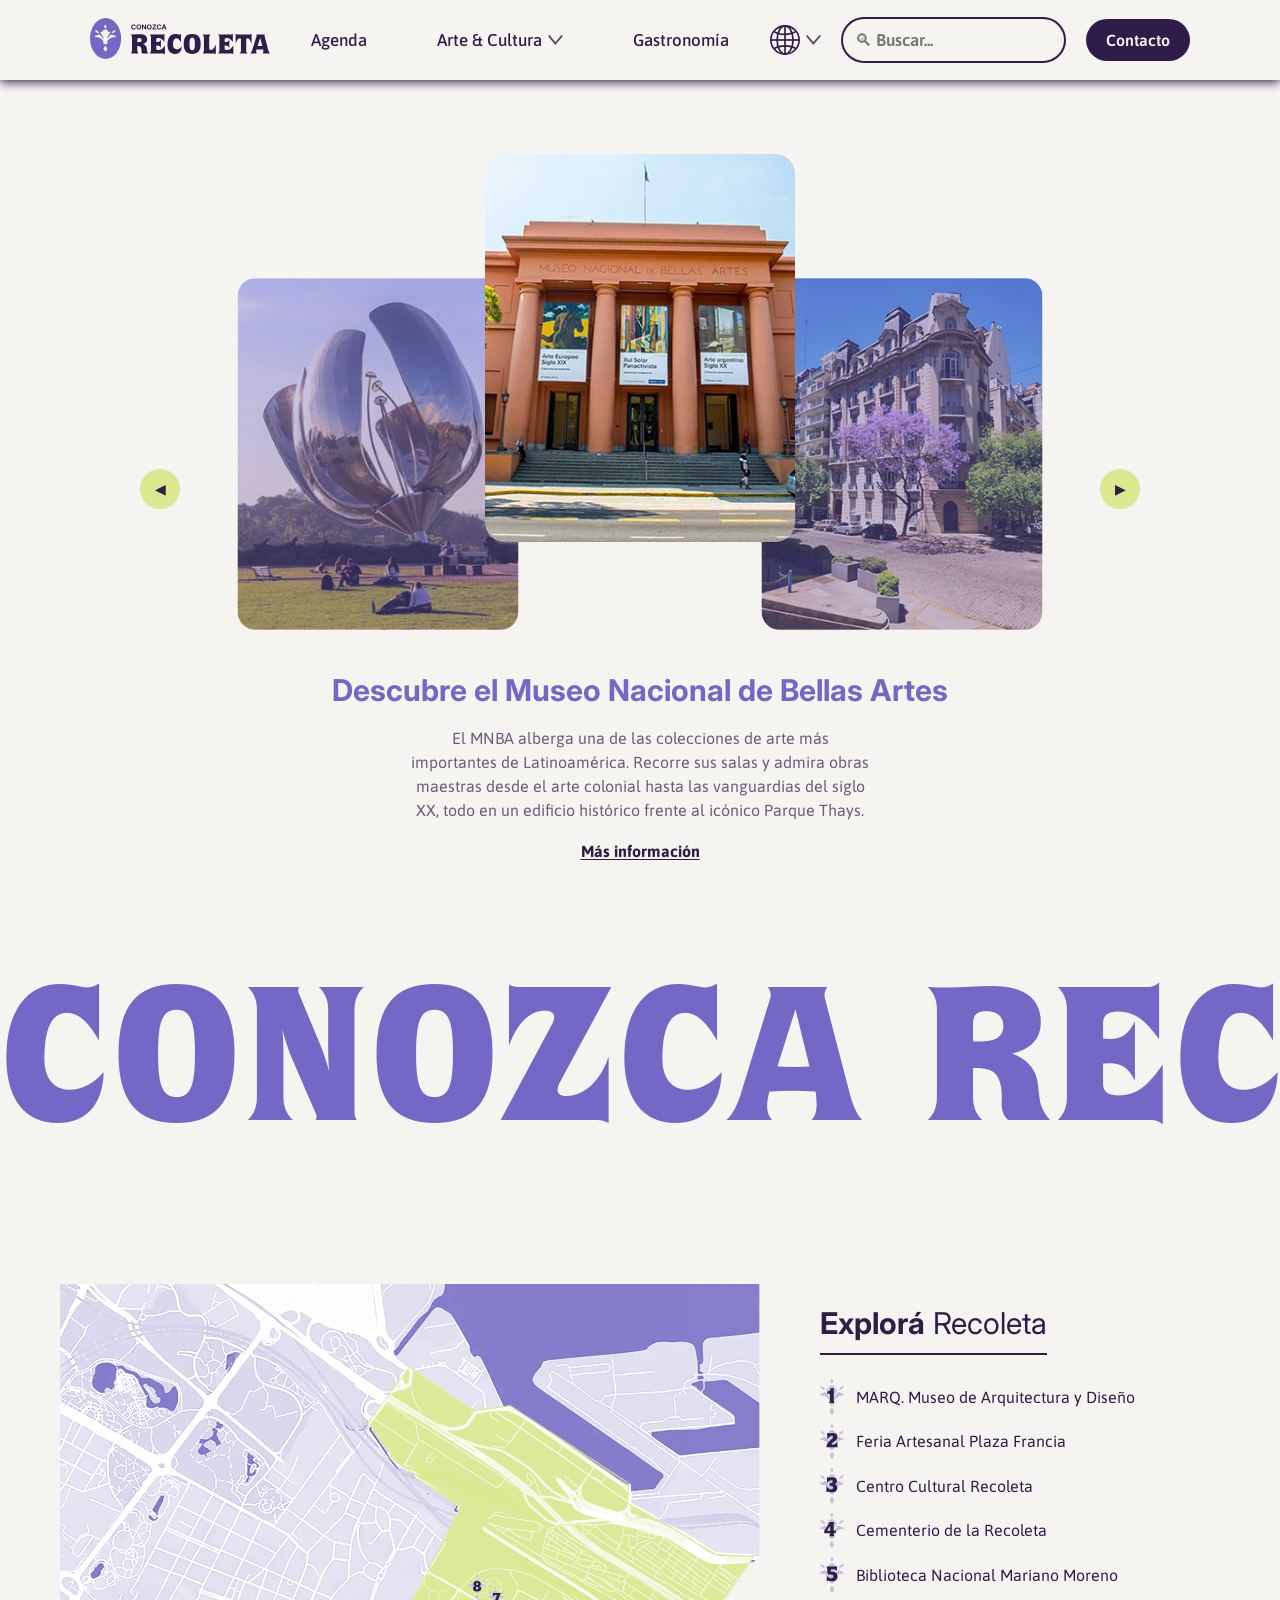
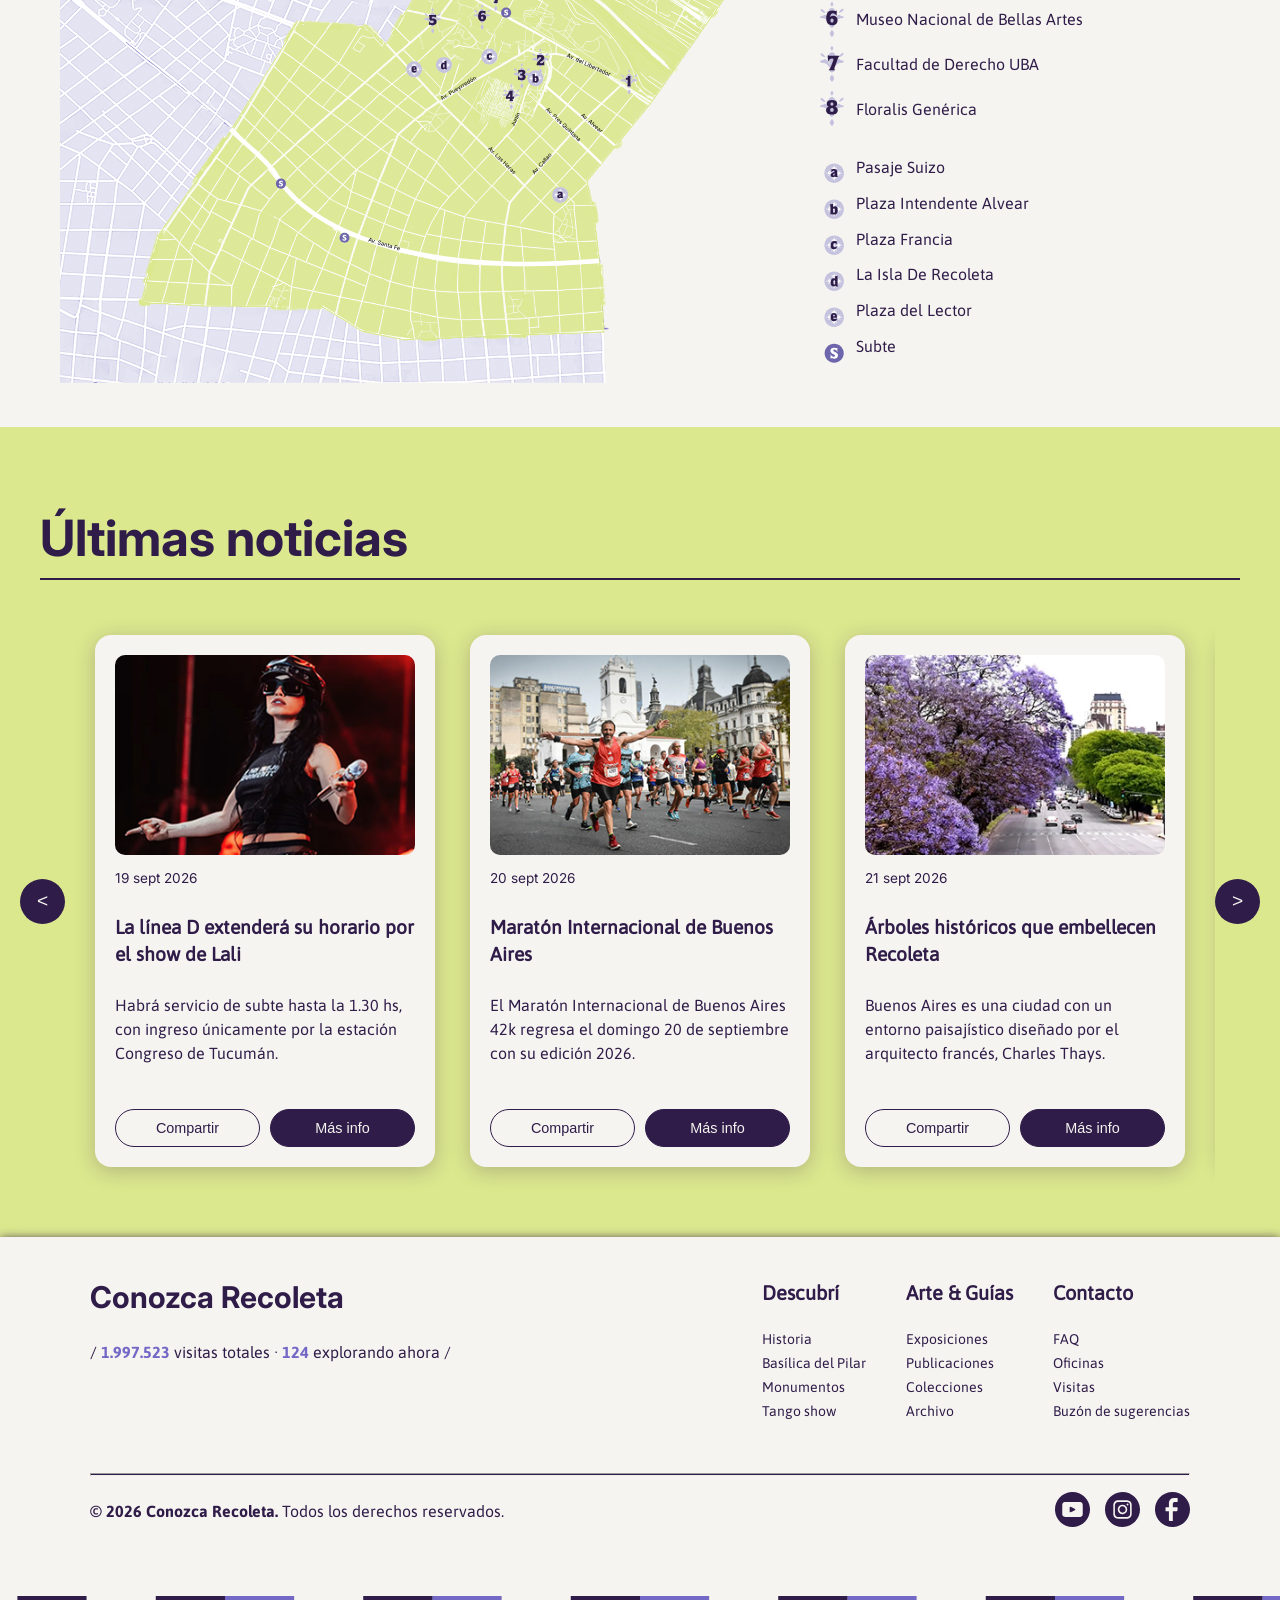
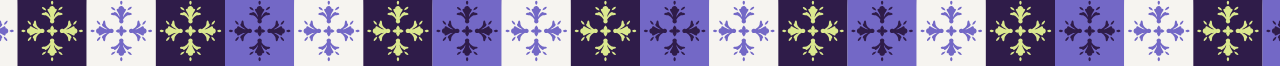
<file: index.html>
<!DOCTYPE html>
<html>

<head>
    <meta charset="UTF-8">
    <title>Conozca Recoleta</title>
    <meta name="viewport" content="width=device-width, initial-scale=1.0" />
    <link rel="stylesheet" href="styles-conozca-recoleta.css">
    <link rel="icon" type="ico" href="img/favicon-recoleta-lila.ico">
</head>


<body>
    <header>
        <nav class="header-container">
            <div class="header-logo">
                <a href="index.html"><img src="img/vectores/header_logotipo.svg" alt="header-logotipo"
                        width="180px"></a>
            </div>

            <div class="header-navegacion">
                <a href="agenda.html" class="header-items">Agenda</a>


                <div class="header-dropdown">
                    <a href="#" class="header-dropdown-boton">
                        Arte &amp; Cultura
                        <img src="img/vectores/icono-flecha.svg" alt="" width="15px" class="header-dropdown-flecha">
                    </a>

                    <div class="dropdown-menu">
                        <!-- Columna 1 -->
                        <div class="dropdown-columna">
                            <h4 class="dropdown-titulo">Museos y Espacios</h4>
                            <ul class="dropdown-lista">
                                <li>
                                    <a href="ccr.html" class="dropdown-link">
                                        <img src="img/vectores/icono-dropdown.svg" alt="" class="dropdown-icono">
                                        Centro Cultural Recoleta
                                    </a>
                                </li>
                                <li><span class="dropdown-link"><img src="img/vectores/icono-dropdown.svg" alt=""
                                            class="dropdown-icono">Museo Nacional de Bellas Artes</span></li>
                                <li><span class="dropdown-link"><img src="img/vectores/icono-dropdown.svg" alt=""
                                            class="dropdown-icono">Palais de Glace</span></li>
                                <li><span class="dropdown-link"><img src="img/vectores/icono-dropdown.svg" alt=""
                                            class="dropdown-icono">Centro Cultural de la Ciencia</span></li>
                            </ul>
                        </div>

                        <!-- Columna 2 -->
                        <div class="dropdown-columna">
                            <h4 class="dropdown-titulo">Patrimonio</h4>
                            <ul class="dropdown-lista">
                                <li>
                                    <a href="cementerio.html" class="dropdown-link">
                                        <img src="img/vectores/icono-dropdown.svg" alt="" class="dropdown-icono">
                                        Cementerio de la Recoleta
                                    </a>
                                </li>
                                <li><span class="dropdown-link"><img src="img/vectores/icono-dropdown.svg" alt=""
                                            class="dropdown-icono">Floralis Genérica</span></li>
                                <li><span class="dropdown-link"><img src="img/vectores/icono-dropdown.svg" alt=""
                                            class="dropdown-icono">Basílica Nuestra Señora del Pilar</span></li>
                                <li><span class="dropdown-link"><img src="img/vectores/icono-dropdown.svg" alt=""
                                            class="dropdown-icono">Plaza Francia</span></li>
                            </ul>
                        </div>

                        <!-- Columna 3 -->
                        <div class="dropdown-columna">
                            <h4 class="dropdown-titulo">Circuitos</h4>
                            <ul class="dropdown-lista">
                                <li><span class="dropdown-link"><img src="img/vectores/icono-dropdown.svg" alt=""
                                            class="dropdown-icono">Murales e Iconografía Urbana</span></li>
                                <li><span class="dropdown-link"><img src="img/vectores/icono-dropdown.svg" alt=""
                                            class="dropdown-icono">Paseo de las Esculturas</span></li>
                                <li><span class="dropdown-link"><img src="img/vectores/icono-dropdown.svg" alt=""
                                            class="dropdown-icono">Circuitos de Arte Callejero</span></li>
                                <li><span class="dropdown-link"><img src="img/vectores/icono-dropdown.svg" alt=""
                                            class="dropdown-icono">Guías de Recorridos</span></li>
                            </ul>
                        </div>
                    </div>
                </div>

                <a href="gastronomia.html" class="header-items">Gastronomía</a>
            </div>

            <div class="header-columna-derecha">
                <div class="header-dropdown">
                    <a href="#" class="header-dropdown-boton">
                        <img src="img/vectores/icono-idiomas.svg" alt="Idiomas" width="30px">
                        <img src="img/vectores/icono-flecha.svg" alt="" width="15px" class="header-dropdown-flecha">
                    </a>

                    <div class="dropdown-menu dropdown-idiomas">
                        <!-- Columna 1 -->
                        <ul class="dropdown-lista">
                            <li><a href="#" class="dropdown-link"><img src="img/vectores/icono-argentina.svg" alt=""
                                        class="dropdown-bandera" width="30px">Español</a></li>
                            <li><a href="#" class="dropdown-link"><img src="img/vectores/icono-inglaterra.svg" alt=""
                                        class="dropdown-bandera" width="30px">English</a></li>
                            <li><a href="#" class="dropdown-link"><img src="img/vectores/icono-brasil.svg" alt=""
                                        class="dropdown-bandera" width="30px">Português</a></li>
                            <li><a href="#" class="dropdown-link"><img src="img/vectores/icono-francia.svg" alt=""
                                        class="dropdown-bandera" width="30px">Français</a></li>
                            <li><a href="#" class="dropdown-link"><img src="img/vectores/icono-alemania.svg" alt=""
                                        class="dropdown-bandera" width="30px">Deutsch</a></li>
                        </ul>
                        <!-- Columna 2 -->
                        <ul class="dropdown-lista">
                            <li><a href="#" class="dropdown-link"><img src="img/vectores/icono-italia.svg" alt=""
                                        class="dropdown-bandera" width="30px">Italiano</a></li>
                            <li><a href="#" class="dropdown-link"><img src="img/vectores/icono-japon.svg" alt=""
                                        class="dropdown-bandera" width="30px">日本語</a></li>
                            <li><a href="#" class="dropdown-link"><img src="img/vectores/icono-china.svg" alt=""
                                        class="dropdown-bandera" width="30px">中文</a></li>
                            <li><a href="#" class="dropdown-link"><img src="img/vectores/icono-corea.svg" alt=""
                                        class="dropdown-bandera" width="30px">한국어</a></li>
                            <li><a href="#" class="dropdown-link"><img src="img/vectores/icono-rusia.svg" alt=""
                                        class="dropdown-bandera" width="30px">Русский</a></li>
                        </ul>
                    </div>
                </div>
                <input type="text" class="input-buscar" placeholder="🔍︎​ Buscar...">

                <div class="contacto-dropdown-wrap">
                    <details class="contacto-details">
                        <summary class="header-contacto">Contacto</summary>
                        <div class="contacto-modal">
                            <input type="checkbox" id="estado-enviado" class="toggle-enviado">
                            <form class="form-vivi-recoleta" action="#enviado">
                                <h3>Viví Recoleta</h3>
                                <p class="contacto-subtitulo">Escribinos para recibir información sobre novedades y
                                    recorridos.</p>

                                <label for="contacto-nombre">Nombre</label>
                                <input type="text" id="contacto-nombre" placeholder="Ingres." required>

                                <label for="contacto-email">Email</label>
                                <input type="email" id="contacto-email" placeholder="Ingres." required>

                                <label class="contacto-check">
                                    <input type="checkbox" required>
                                    <span>Acepto recibir información sobre novedades y recorridos</span>
                                </label>

                                <label for="estado-enviado" class="btn-enviar-contacto">Enviar</label>
                            </form>

                            <div class="contacto-exito">
                                <p><strong>¡Suscripción confirmada!</strong><br>Gracias por sumarte a Viví Recoleta.</p>
                                <label for="estado-enviado" class="btn-volver-contacto">Volver</label>
                            </div>
                        </div>
                    </details>
                </div>

            </div>
        </nav>
    </header>

    <main>

        <!-- ATRACTIVOS DE RECOLETA -->
        <section class="carrusel" aria-roledescription="carrusel" aria-label="Atractivos turísticos de Recoleta">
            <button class="carrusel__flecha carrusel__flecha--izq" type="button" aria-label="Atractivo anterior">
                <span aria-hidden="true">&#9664;</span>
            </button>
            <ul class="carrusel__pista">

                <li class="carrusel__tarjeta" data-indice="0" data-posicion="centro">
                    <img class="carrusel__imagen" src="img/web/index/atractivos_recoleta/1a-bellas_artes.jpg"
                        alt="Fachada del Museo Nacional de Bellas Artes">
                    <video class="carrusel__video" src="img/web/index/atractivos_recoleta/2a-bellas_artes.mp4" muted
                        loop playsinline preload="metadata" aria-hidden="true"></video>
                </li>

                <li class="carrusel__tarjeta" data-indice="1" data-posicion="izquierda">
                    <img class="carrusel__imagen" src="img/web/index/atractivos_recoleta/1c-floralis_generica.jpg"
                        alt="Escultura Floralis Genérica con gente descansando en el parque">
                    <video class="carrusel__video" src="img/web/index/atractivos_recoleta/2c-floralis_generica.mp4"
                        muted loop playsinline preload="metadata" aria-hidden="true"></video>
                </li>

                <li class="carrusel__tarjeta" data-indice="2" data-posicion="derecha">
                    <img class="carrusel__imagen" src="img/web/index/atractivos_recoleta/1b-jacaranda.png"
                        alt="Jacarandá en flor frente a un edificio de estilo francés en Recoleta">
                    <video class="carrusel__video" src="img/web/index/atractivos_recoleta/2b-jacaranda.mp4" muted loop
                        playsinline preload="metadata" aria-hidden="true"></video>
                </li>

            </ul>

            <button class="carrusel__flecha carrusel__flecha--der" type="button" aria-label="Atractivo siguiente">
                <span aria-hidden="true">&#9654;</span>
            </button>

            <!-- Textos -->
            <div class="carrusel__textos" aria-live="polite">

                <article class="carrusel__texto carrusel__texto--activo" data-indice="0">
                    <h2>Descubre el Museo Nacional de Bellas Artes</h2>
                    <p>El MNBA alberga una de las colecciones de arte más importantes de Latinoamérica. Recorre sus
                        salas y admira obras maestras desde el arte colonial hasta las vanguardias del siglo XX, todo en
                        un edificio histórico frente al icónico Parque Thays.</p>
                    <a href="https://www.bellasartes.gob.ar/" class="info-atractivos">Más información</a>
                </article>

                <article class="carrusel__texto" data-indice="1">
                    <h2>Ingeniería y movimiento bajo el sol</h2>
                    <p>Una estructura monumental de acero y aluminio que dialoga con su entorno, abriendo y cerrando sus
                        pétalos como un símbolo contemporáneo de la arquitectura y el espacio público.</p>
                    <a href="https://turismo.buenosaires.gob.ar/es/otros-establecimientos/floralis-gen%C3%A9rica" class="info-atractivos">Más información</a>
                </article>

                <article class="carrusel__texto" data-indice="2">
                    <h2>Bajo el cielo violeta de Buenos Aires</h2>
                    <p>Cuando llega la primavera, las cúpulas de los jacarandás enmarcan los palacios y diagonales de
                        Recoleta, transformando el espacio público en un corredor de postal y diseño natural.</p>
                    <a href="https://loomi.fun/jacarandas-buenos-aires/" class="info-atractivos">Más información</a>
                </article>
            </div>
        </section>

        <!-- ANIMACIÓN CONOZCA RECOLETA -->
        <section class="hero-mascara">
            <div class="tira-fotos">
                <img src="img/web/index/animacion/01_ccr.jpg" alt="Recoleta 1">
                <img src="img/web/index/animacion/02_floralis.jpg" alt="Recoleta 2">
                <img src="img/web/index/animacion/03_f-derecho.jpg" alt="Recoleta 3">
                <img src="img/web/index/animacion/04_ateneo.jpg" alt="Recoleta 4">
                <img src="img/web/index/animacion/05_museo-de-bellas-artes.jpg" alt="Recoleta 5">
                <img src="img/web/index/animacion/06_cementerio.jpg" alt="Recoleta 6">
            </div>

            <div class="franja-tapa">
                <div class="track-contenido">
                    <div class="grupo-texto">
                        <span class="texto-gigante">CONOZCA RECOLETA</span>
                        <div class="espacio-vacio"></div>
                    </div>
                    <div class="grupo-texto" aria-hidden="true">
                        <span class="texto-gigante">CONOZCA RECOLETA</span>
                        <div class="espacio-vacio"></div>
                    </div>
                </div>
            </div>
        </section>

        <!-- MAPA DE RECOLETA -->
        <section class="mapa-recoleta-index">
            <img src="img/vectores/mapa-recoleta.svg" alt="Mapa Recoleta" width="700px">
            <div>
                <h2 class="titulo-mapa"><strong>Explorá</strong> Recoleta</h2>
                <ul class="listado-mapa">
                    <li>
                        <img src="img/vectores/icono-numero-1.svg" alt="Icono 1" class="lista-icono">
                        <span>MARQ. Museo de Arquitectura y Diseño</span>
                    </li>
                    <li>
                        <img src="img/vectores/icono-numero-2.svg" alt="Icono 2" class="lista-icono">
                        <span>Feria Artesanal Plaza Francia</span>
                    </li>
                    <li>
                        <img src="img/vectores/icono-numero-3.svg" alt="Icono 3" class="lista-icono">
                        <span>Centro Cultural Recoleta</span>
                    </li>
                    <li>
                        <img src="img/vectores/icono-numero-4.svg" alt="Icono 4" class="lista-icono">
                        <span>Cementerio de la Recoleta</span>
                    </li>
                    <li>
                        <img src="img/vectores/icono-numero-5.svg" alt="Icono 5" class="lista-icono">
                        <span>Biblioteca Nacional Mariano Moreno</span>
                    </li>
                    <li>
                        <img src="img/vectores/icono-numero-6.svg" alt="Icono 6" class="lista-icono">
                        <span>Museo Nacional de Bellas Artes</span>
                    </li>
                    <li>
                        <img src="img/vectores/icono-numero-7.svg" alt="Icono 7" class="lista-icono">
                        <span>Facultad de Derecho UBA</span>
                    </li>
                    <li>
                        <img src="img/vectores/icono-numero-8.svg" alt="Icono 8" class="lista-icono">
                        <span>Floralis Genérica</span>
                    </li>
                </ul>

                <ul class="places-list secondary">
                    <li>
                        <img src="img/vectores/icono-letra-a.svg" alt="Icono a" class="lista-icono">
                        <span>Pasaje Suizo</span>
                    </li>
                    <li>
                        <img src="img/vectores/icono-letra-b.svg" alt="Icono b" class="lista-icono">
                        <span>Plaza Intendente Alvear</span>
                    </li>
                    <li>
                        <img src="img/vectores/icono-letra-c.svg" alt="Icono c" class="lista-icono">
                        <span>Plaza Francia</span>
                    </li>
                    <li>
                        <img src="img/vectores/icono-letra-d.svg" alt="Icono d" class="lista-icono">
                        <span>La Isla De Recoleta</span>
                    </li>
                    <li>
                        <img src="img/vectores/icono-letra-e.svg" alt="Icono e" class="lista-icono">
                        <span>Plaza del Lector</span>
                    </li>
                    <li>
                        <img src="img/vectores/icono-letra-s.svg" alt="Icono subte" class="lista-icono">
                        <span>Subte</span>
                    </li>
                </ul>
            </div>
        </section>

        <!-- NOTICIAS DE RECOLETA -->
        <section class="ultimas-noticias">
            <h1>Últimas noticias</h1>

            <div class="carrusel-contenedor">
                <button class="flecha flecha-izq" id="btn-izq">&lt;</button>

                <div class="tarjetas-track" id="track-noticias">
                    <!-- Noticia 1 -->
                    <article class="tarjeta-noticia">
                        <img src="img/web/index/noticias/1a-noticias.jpg"
                            alt="La línea D extenderá su horario por el show de Lali">
                        <span class="fecha">19 sept 2026</span>
                        <h3>La línea D extenderá su horario por el show de Lali</h3>
                        <p>Habrá servicio de subte hasta la 1.30 hs, con ingreso únicamente por la estación Congreso de
                            Tucumán.</p>
                        <div class="botones-tarjeta">
                            <button>Compartir</button>
                            <button>Más info</button>
                        </div>
                    </article>

                    <!-- Noticia 2 -->
                    <article class="tarjeta-noticia">
                        <img src="img/web/index/noticias/1b-noticias.jpg" alt="Maratón Internacional de Buenos Aires">
                        <span class="fecha">20 sept 2026</span>
                        <h3>Maratón Internacional de Buenos Aires</h3>
                        <p>El Maratón Internacional de Buenos Aires 42k regresa el domingo 20 de septiembre con su
                            edición 2026.</p>
                        <div class="botones-tarjeta">
                            <button>Compartir</button>
                            <button>Más info</button>
                        </div>
                    </article>

                    <!-- Noticia 3 -->
                    <article class="tarjeta-noticia">
                        <img src="img/web/index/noticias/1c-noticias.webp"
                            alt="Árboles históricos que embellecen Recoleta">
                        <span class="fecha">21 sept 2026</span>
                        <h3>Árboles históricos que embellecen Recoleta</h3>
                        <p>Buenos Aires es una ciudad con un entorno paisajístico diseñado por el arquitecto francés,
                            Charles Thays.</p>
                        <div class="botones-tarjeta">
                            <button>Compartir</button>
                            <button>Más info</button>
                        </div>
                    </article>

                    <!-- Noticia 4 -->
                    <article class="tarjeta-noticia">
                        <img src="img/web/index/noticias/1d-noticias.jpg"
                            alt="Guía MICHELIN: Buenos Aires Internacional">
                        <span class="fecha">22 sept 2026</span>
                        <h3>Guía MICHELIN: Buenos Aires Internacional</h3>
                        <p>La edición 2026 distinguió nuevamente la excelencia porteña, reconociéndola como la capital
                            gastronómica.</p>
                        <div class="botones-tarjeta">
                            <button>Compartir</button>
                            <button>Más info</button>
                        </div>
                    </article>

                    <!-- Noticia 5 -->
                    <article class="tarjeta-noticia">
                        <img src="img/web/index/noticias/1e-noticias.jpg" alt="Nueva edición de la Feria del Botánico">
                        <span class="fecha">23 sept 2026</span>
                        <h3>Nueva edición de la Feria del Botánico.</h3>
                        <p>El Jardín Botánico Carlos Thays será sede de la undécima edición del encuentro que reunirá 53
                            expositores.</p>
                        <div class="botones-tarjeta">
                            <button>Compartir</button>
                            <button>Más info</button>
                        </div>
                    </article>

                    <!-- Noticia 6 -->
                    <article class="tarjeta-noticia">
                        <img src="img/web/index/noticias/1f-noticias.jpg" alt="Curiosidades del barrio de Recoleta">
                        <span class="fecha">24 sept 2026</span>
                        <h3>Curiosidades del barrio de Recoleta</h3>
                        <p>El barrio más coqueto de la ciudad, pero ¿saben que también está la calle más corta de la
                            ciudad de Buenos Aires?</p>
                        <div class="botones-tarjeta">
                            <button>Compartir</button>
                            <button>Más info</button>
                        </div>
                    </article>

                    <!-- Noticia 7 -->
                    <article class="tarjeta-noticia">
                        <img src="img/web/index/noticias/1g-noticias.jpg"
                            alt="Cuando un amigo se va: adiós a Martiniano Arce">
                        <span class="fecha">9 oct 2026</span>
                        <h3>Cuando un amigo se va: adiós a Martiniano Arce</h3>
                        <p>El fin de semana pasado nos enteramos del fallecimiento de uno de los máximos exponentes del
                            fileteado porteño.</p>
                        <div class="botones-tarjeta">
                            <button>Compartir</button>
                            <button>Más info</button>
                        </div>
                    </article>

                    <!-- Noticia 8 -->
                    <article class="tarjeta-noticia">
                        <img src="img/web/index/noticias/1h-noticias.jpg"
                            alt="Feria Francesa, un fin de semana para golosos">
                        <span class="fecha">10 oct 2026</span>
                        <h3>Feria Francesa, un fin de semana para golosos</h3>
                        <p>Vuelve la Feria Francesa a Plaza Francia, en Recoleta, con entrada gratis y propuestas para
                            disfrutar de las delicias.</p>
                        <div class="botones-tarjeta">
                            <button>Compartir</button>
                            <button>Más info</button>
                        </div>
                    </article>

                    <!-- Noticia 9 -->
                    <article class="tarjeta-noticia">
                        <img src="img/web/index/noticias/1i-noticias.jpg"
                            alt="Muestra Inmersiva de Mafalda, la niña curiosa">
                        <span class="fecha">11 oct 2026</span>
                        <h3>Muestra Inmersiva de Mafalda, la niña curiosa</h3>
                        <p>Una experiencia de entretenimiento en el Centro Cultural Recoleta que invita a recorrer el
                            propio universo de la entrañable historieta.</p>
                        <div class="botones-tarjeta">
                            <button>Compartir</button>
                            <button>Más info</button>
                        </div>
                    </article>
                </div>

                <button class="flecha flecha-der" id="btn-der">&gt;</button>
            </div>
        </section>

    </main>

    <footer>
        <section class="footer-section">
            <div class="footer-superior">
                <div class="footer-izquierda">
                    <h2>Conozca Recoleta</h2>
                    <p>/ <span class="destacado-footer">1.997.523</span> visitas totales · <span id="usuarios-activos"
                            class="destacado-footer">124</span> explorando ahora /</p>
                </div>

                <div class="footer-derecha">
                    <div class="footer-links-descubri">
                        <h4>Descubrí</h4>
                        <ul>
                            <li><a href="#">Historia</a></li>
                            <li><a href="#">Basílica del Pilar</a></li>
                            <li><a href="#">Monumentos</a></li>
                            <li><a href="#">Tango show</a></li>
                        </ul>
                    </div>
                    <div class="footer-links-arte">
                        <h4>Arte & Guías</h4>
                        <ul>
                            <li><a href="#">Exposiciones</a></li>
                            <li><a href="#">Publicaciones</a></li>
                            <li><a href="#">Colecciones</a></li>
                            <li><a href="#">Archivo</a></li>
                        </ul>
                    </div>
                    <div class="footer-links-contacto">
                        <h4>Contacto</h4>
                        <ul>
                            <li><a href="#">FAQ</a></li>
                            <li><a href="#">Oficinas</a></li>
                            <li><a href="#">Visitas</a></li>
                            <li><a href="#">Buzón de sugerencias</a></li>
                        </ul>
                    </div>
                </div>
            </div>
            <hr>
            <div class="footer-inferior">
                <p><span class="destacado-texto">&copy; 2026 Conozca Recoleta.</span> Todos los derechos reservados.</p>
                <div class="footer-redes">
                    <a href="#"><img src="img/vectores/icono-youtube.svg" alt="YouTube" width="35"></a>
                    <a href="#"><img src="img/vectores/icono-instagram.svg" alt="Instagram" width="35"></a>
                    <a href="#"><img src="img/vectores/icono-facebook.svg" alt="FaceBook" width="35"></a>
                </div>
            </div>
        </section>
        <img class="footer-guarda" src="img/vectores/guarda.svg" alt="guarda">
    </footer>

    <!-- SCRIPT SECCIÓN: NOTICIAS -->
    <script>
        const track = document.getElementById('track-noticias');
        const btnIzquierda = document.getElementById('btn-izq');
        const btnDerecha = document.getElementById('btn-der');

        btnDerecha.addEventListener('click', () => {
            track.scrollBy({ left: 375, behavior: 'smooth' });
        });

        btnIzquierda.addEventListener('click', () => {
            track.scrollBy({ left: -375, behavior: 'smooth' });
        });
    </script>

    <!-- SCRIPT SECCIÓN: ATRACTIVOS -->
    <script>
        document.addEventListener("DOMContentLoaded", function () {

            const carrusel = document.querySelector(".carrusel");
            if (!carrusel) return;

            const tarjetas = carrusel.querySelectorAll(".carrusel__tarjeta");
            const textos = carrusel.querySelectorAll(".carrusel__texto");
            const flechaIzq = carrusel.querySelector(".carrusel__flecha--izq");
            const flechaDer = carrusel.querySelector(".carrusel__flecha--der");

            const total = tarjetas.length;
            let actual = 0;

            function actualizarCarrusel() {
                tarjetas.forEach(function (tarjeta) {
                    const indice = Number(tarjeta.dataset.indice);
                    const video = tarjeta.querySelector(".carrusel__video");

                    if (indice === actual) {
                        tarjeta.dataset.posicion = "centro";
                    } else if (indice === (actual + 1) % total) {
                        tarjeta.dataset.posicion = "izquierda";
                    } else {
                        tarjeta.dataset.posicion = "derecha";
                    }

                    if (!video) return;

                    if (indice === actual) {
                        video.currentTime = 0;
                        const reproduccion = video.play();
                        if (reproduccion !== undefined) {
                            reproduccion.catch(function () { });
                        }
                    } else {
                        video.pause();
                    }
                });

                textos.forEach(function (texto) {
                    const esActivo = Number(texto.dataset.indice) === actual;
                    texto.classList.toggle("carrusel__texto--activo", esActivo);
                });
            }

            flechaDer.addEventListener("click", function () {
                actual = (actual + 1) % total;
                actualizarCarrusel();
            });

            flechaIzq.addEventListener("click", function () {
                actual = (actual - 1 + total) % total;
                actualizarCarrusel();
            });

            actualizarCarrusel();
        });
    </script>

    <!-- SCRIPT FOOTER: CONTADOR DE VISITAS (simulado) -->
    <script>
        setInterval(() => {
            const spanActivos = document.getElementById('usuarios-activos');
            if (!spanActivos) return;

            let actual = parseInt(spanActivos.innerText);
            let variacion = Math.floor(Math.random() * 3) - 1;
            let nuevoValor = actual + variacion;

            if (nuevoValor < 115) nuevoValor = 115;
            if (nuevoValor > 135) nuevoValor = 135;

            spanActivos.innerText = nuevoValor;
        }, 3000);
    </script>

</body>
</file>
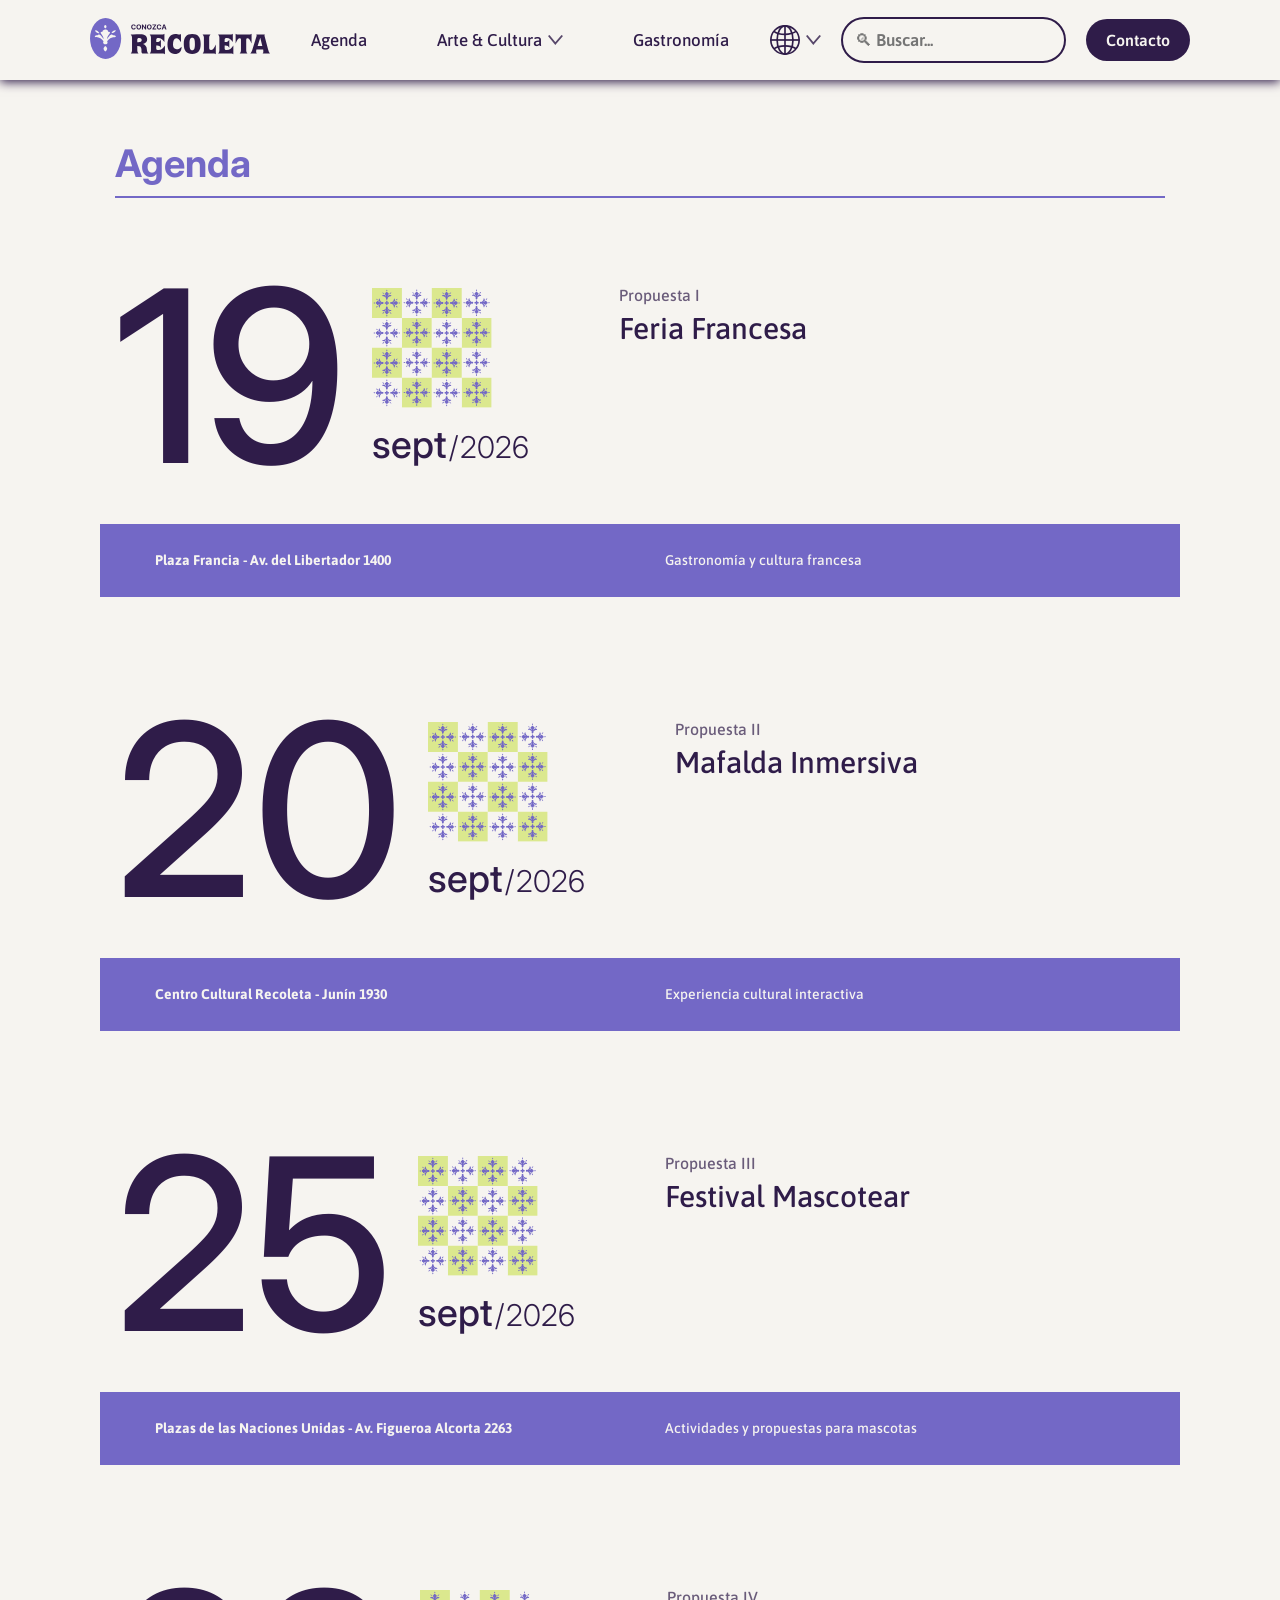
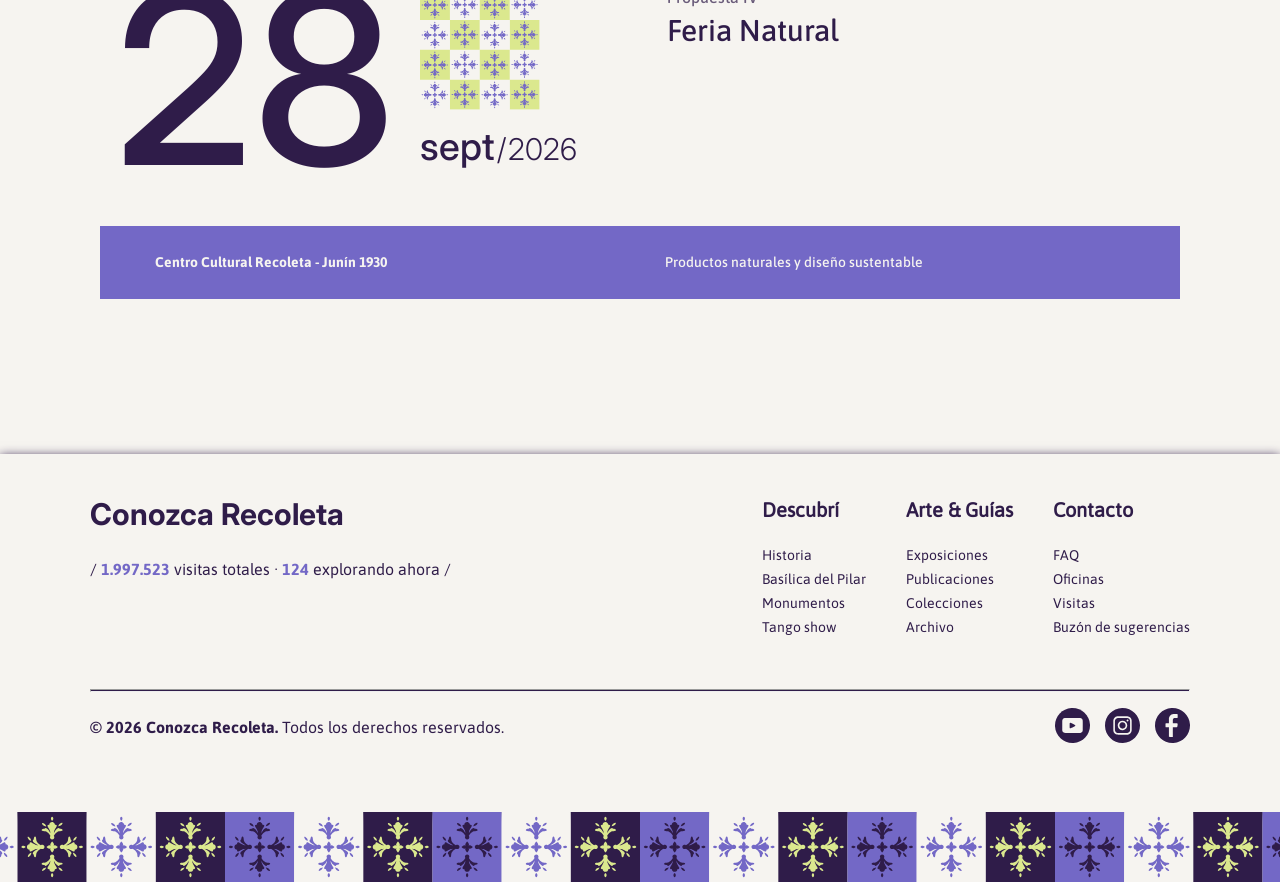
<file: agenda.html>
<!DOCTYPE html>
<html>

<head>
    <meta charset="UTF-8">
    <title>Agenda │ Conozca Recoleta</title>
    <meta name="viewport" content="width=device-width, initial-scale=1.0" />
    <link rel="stylesheet" href="styles-conozca-recoleta.css">
    <link rel="icon" type="ico" href="img/favicon-recoleta-lila.ico">
</head>


<body>
    <header>
        <nav class="header-container">
            <div class="header-logo">
                <a href="index.html"><img src="img/vectores/header_logotipo.svg" alt="header-logotipo"
                        width="180px"></a>
            </div>

            <div class="header-navegacion">
                <a href="agenda.html" class="header-items">Agenda</a>


                <div class="header-dropdown">
                    <a href="#" class="header-dropdown-boton">
                        Arte &amp; Cultura
                        <img src="img/vectores/icono-flecha.svg" alt="" width="15px" class="header-dropdown-flecha">
                    </a>

                    <div class="dropdown-menu">
                        <!-- Columna 1 -->
                        <div class="dropdown-columna">
                            <h4 class="dropdown-titulo">Museos y Espacios</h4>
                            <ul class="dropdown-lista">
                                <li>
                                    <a href="ccr.html" class="dropdown-link">
                                        <img src="img/vectores/icono-dropdown.svg" alt="" class="dropdown-icono">
                                        Centro Cultural Recoleta
                                    </a>
                                </li>
                                <li><span class="dropdown-link"><img src="img/vectores/icono-dropdown.svg" alt=""
                                            class="dropdown-icono">Museo Nacional de Bellas Artes</span></li>
                                <li><span class="dropdown-link"><img src="img/vectores/icono-dropdown.svg" alt=""
                                            class="dropdown-icono">Palais de Glace</span></li>
                                <li><span class="dropdown-link"><img src="img/vectores/icono-dropdown.svg" alt=""
                                            class="dropdown-icono">Centro Cultural de la Ciencia</span></li>
                            </ul>
                        </div>

                        <!-- Columna 2 -->
                        <div class="dropdown-columna">
                            <h4 class="dropdown-titulo">Patrimonio</h4>
                            <ul class="dropdown-lista">
                                <li>
                                    <a href="cementerio.html" class="dropdown-link">
                                        <img src="img/vectores/icono-dropdown.svg" alt="" class="dropdown-icono">
                                        Cementerio de la Recoleta
                                    </a>
                                </li>
                                <li><span class="dropdown-link"><img src="img/vectores/icono-dropdown.svg" alt=""
                                            class="dropdown-icono">Floralis Genérica</span></li>
                                <li><span class="dropdown-link"><img src="img/vectores/icono-dropdown.svg" alt=""
                                            class="dropdown-icono">Basílica Nuestra Señora del Pilar</span></li>
                                <li><span class="dropdown-link"><img src="img/vectores/icono-dropdown.svg" alt=""
                                            class="dropdown-icono">Plaza Francia</span></li>
                            </ul>
                        </div>

                        <!-- Columna 3 -->
                        <div class="dropdown-columna">
                            <h4 class="dropdown-titulo">Circuitos</h4>
                            <ul class="dropdown-lista">
                                <li><span class="dropdown-link"><img src="img/vectores/icono-dropdown.svg" alt=""
                                            class="dropdown-icono">Murales e Iconografía Urbana</span></li>
                                <li><span class="dropdown-link"><img src="img/vectores/icono-dropdown.svg" alt=""
                                            class="dropdown-icono">Paseo de las Esculturas</span></li>
                                <li><span class="dropdown-link"><img src="img/vectores/icono-dropdown.svg" alt=""
                                            class="dropdown-icono">Circuitos de Arte Callejero</span></li>
                                <li><span class="dropdown-link"><img src="img/vectores/icono-dropdown.svg" alt=""
                                            class="dropdown-icono">Guías de Recorridos</span></li>
                            </ul>
                        </div>
                    </div>
                </div>

                <a href="gastronomia.html" class="header-items">Gastronomía</a>
            </div>

            <div class="header-columna-derecha">
                <div class="header-dropdown">
                    <a href="#" class="header-dropdown-boton">
                        <img src="img/vectores/icono-idiomas.svg" alt="Idiomas" width="30px">
                        <img src="img/vectores/icono-flecha.svg" alt="" width="15px" class="header-dropdown-flecha">
                    </a>

                    <div class="dropdown-menu dropdown-idiomas">
                        <!-- Columna 1 -->
                        <ul class="dropdown-lista">
                            <li><a href="#" class="dropdown-link"><img src="img/vectores/icono-argentina.svg" alt=""
                                        class="dropdown-bandera" width="30px">Español</a></li>
                            <li><a href="#" class="dropdown-link"><img src="img/vectores/icono-inglaterra.svg" alt=""
                                        class="dropdown-bandera" width="30px">English</a></li>
                            <li><a href="#" class="dropdown-link"><img src="img/vectores/icono-brasil.svg" alt=""
                                        class="dropdown-bandera" width="30px">Português</a></li>
                            <li><a href="#" class="dropdown-link"><img src="img/vectores/icono-francia.svg" alt=""
                                        class="dropdown-bandera" width="30px">Français</a></li>
                            <li><a href="#" class="dropdown-link"><img src="img/vectores/icono-alemania.svg" alt=""
                                        class="dropdown-bandera" width="30px">Deutsch</a></li>
                        </ul>
                        <!-- Columna 2 -->
                        <ul class="dropdown-lista">
                            <li><a href="#" class="dropdown-link"><img src="img/vectores/icono-italia.svg" alt=""
                                        class="dropdown-bandera" width="30px">Italiano</a></li>
                            <li><a href="#" class="dropdown-link"><img src="img/vectores/icono-japon.svg" alt=""
                                        class="dropdown-bandera" width="30px">日本語</a></li>
                            <li><a href="#" class="dropdown-link"><img src="img/vectores/icono-china.svg" alt=""
                                        class="dropdown-bandera" width="30px">中文</a></li>
                            <li><a href="#" class="dropdown-link"><img src="img/vectores/icono-corea.svg" alt=""
                                        class="dropdown-bandera" width="30px">한국어</a></li>
                            <li><a href="#" class="dropdown-link"><img src="img/vectores/icono-rusia.svg" alt=""
                                        class="dropdown-bandera" width="30px">Русский</a></li>
                        </ul>
                    </div>
                </div>
                <input type="text" class="input-buscar" placeholder="🔍︎​ Buscar...">

                <div class="contacto-dropdown-wrap">
                    <details class="contacto-details">
                        <summary class="header-contacto">Contacto</summary>
                        <div class="contacto-modal">
                            <input type="checkbox" id="estado-enviado" class="toggle-enviado">
                            <form class="form-vivi-recoleta" action="#enviado">
                                <h3>Viví Recoleta</h3>
                                <p class="contacto-subtitulo">Escribinos para recibir información sobre novedades y
                                    recorridos.</p>

                                <label for="contacto-nombre">Nombre</label>
                                <input type="text" id="contacto-nombre" placeholder="Ingres." required>

                                <label for="contacto-email">Email</label>
                                <input type="email" id="contacto-email" placeholder="Ingres." required>

                                <label class="contacto-check">
                                    <input type="checkbox" required>
                                    <span>Acepto recibir información sobre novedades y recorridos</span>
                                </label>

                                <label for="estado-enviado" class="btn-enviar-contacto">Enviar</label>
                            </form>

                            <div class="contacto-exito">
                                <p><strong>¡Suscripción confirmada!</strong><br>Gracias por sumarte a Viví Recoleta.</p>
                                <label for="estado-enviado" class="btn-volver-contacto">Volver</label>
                            </div>
                        </div>
                    </details>
                </div>

            </div>
        </nav>
    </header>

    <main>
        <section class="agenda-seccion">
            <h1 class="agenda-titulo-principal">Agenda</h1>

            <!-- Propuesta I -->
            <article class="tarjeta-agenda">
                <div class="agenda-contenido-interno">
                    <div class="agenda-grupo-fecha">
                        <span class="agenda-numero">19</span>
                        <div class="agenda-columna-fecha">
                            <div class="agenda-contenedor-img">
                                <img src="img/vectores/baldosa.svg" alt="Baldosa Recoleta" class="agenda-baldosa"
                                    width="100">
                                <img src="img/web/agenda/1-feria-francesa.jpg" alt="Feria Francesa" class="agenda-foto"
                                    width="100">
                            </div>
                            <p class="agenda-texto-mes-anio"><span class="agenda-mes">sept</span><span
                                    class="agenda-barra">/</span><span class="agenda-anio">2026</span></p>
                        </div>
                    </div>

                    <div class="agenda-info-evento">
                        <p class="agenda-subtitulo">Propuesta I</p>
                        <h2 class="agenda-nombre">Feria Francesa</h2>
                        <p class="agenda-descripcion">Disfrutá de la mejor gastronomía francesa sin salir de Buenos
                            Aires, un rincón gourmet perfecto para disfrutar en familia o con amigos.</p>
                    </div>
                </div>

                <div class="agenda-franja-violeta">
                    <div class="agenda-franja-interno">
                        <p class="agenda-direccion">Plaza Francia - Av. del Libertador 1400</p>
                        <p class="agenda-categoria">Gastronomía y cultura francesa</p>
                    </div>
                </div>
            </article>

            <!-- Propuesta II -->
            <article class="tarjeta-agenda">
                <div class="agenda-contenido-interno">
                    <div class="agenda-grupo-fecha">
                        <span class="agenda-numero">20</span>
                        <div class="agenda-columna-fecha">
                            <div class="agenda-contenedor-img">
                                <img src="img/vectores/baldosa.svg" alt="Baldosa Recoleta" class="agenda-baldosa"
                                    width="100">
                                <img src="img/web/agenda/2-mafalda-inmersiva.jpg" alt="Mafalda Inmersiva"
                                    class="agenda-foto" width="100">
                            </div>
                            <p class="agenda-texto-mes-anio"><span class="agenda-mes">sept</span><span
                                    class="agenda-barra">/</span><span class="agenda-anio">2026</span></p>
                        </div>
                    </div>

                    <div class="agenda-info-evento">
                        <p class="agenda-subtitulo">Propuesta II</p>
                        <h2 class="agenda-nombre">Mafalda Inmersiva</h2>
                        <p class="agenda-descripcion">Esta muestra te invita a caminar por los escenarios interactivos
                            de Quino, revivir sus reflexiones y sumergirte en proyecciones de 360°.</p>
                    </div>
                </div>

                <div class="agenda-franja-violeta">
                    <div class="agenda-franja-interno">
                        <p class="agenda-direccion">Centro Cultural Recoleta - Junín 1930</p>
                        <p class="agenda-categoria">Experiencia cultural interactiva</p>
                    </div>
                </div>
            </article>

            <!-- Propuesta III -->
            <article class="tarjeta-agenda">
                <div class="agenda-contenido-interno">
                    <div class="agenda-grupo-fecha">
                        <span class="agenda-numero">25</span>
                        <div class="agenda-columna-fecha">
                            <div class="agenda-contenedor-img">
                                <img src="img/vectores/baldosa.svg" alt="Baldosa Recoleta" class="agenda-baldosa"
                                    width="100">
                                <img src="img/web/agenda/3-festival-mascotear.png" alt="Festival Mascotear"
                                    class="agenda-foto" width="100">
                            </div>
                            <p class="agenda-texto-mes-anio"><span class="agenda-mes">sept</span><span
                                    class="agenda-barra">/</span><span class="agenda-anio">2026</span></p>
                        </div>
                    </div>

                    <div class="agenda-info-evento">
                        <p class="agenda-subtitulo">Propuesta III</p>
                        <h2 class="agenda-nombre">Festival Mascotear</h2>
                        <p class="agenda-descripcion">El espacio definitivo para los amantes de los animales, vení a
                            disfrutar de talleres de tenencia responsable, juegos al aire libre, y una jornada especial
                            de adopción consciente.</p>
                    </div>
                </div>

                <div class="agenda-franja-violeta">
                    <div class="agenda-franja-interno">
                        <p class="agenda-direccion">Plazas de las Naciones Unidas - Av. Figueroa Alcorta 2263</p>
                        <p class="agenda-categoria">Actividades y propuestas para mascotas</p>
                    </div>
                </div>
            </article>

            <!-- Propuesta IV -->
            <article class="tarjeta-agenda">
                <div class="agenda-contenido-interno">
                    <div class="agenda-grupo-fecha">
                        <span class="agenda-numero">28</span>
                        <div class="agenda-columna-fecha">
                            <div class="agenda-contenedor-img">
                                <img src="img/vectores/baldosa.svg" alt="Baldosa Recoleta" class="agenda-baldosa"
                                    width="100">
                                <img src="img/web/agenda/4-feria-natural.jpg" alt="Feria Natural" class="agenda-foto"
                                    width="100">
                            </div>
                            <p class="agenda-texto-mes-anio"><span class="agenda-mes">sept</span><span
                                    class="agenda-barra">/</span><span class="agenda-anio">2026</span></p>
                        </div>
                    </div>

                    <div class="agenda-info-evento">
                        <p class="agenda-subtitulo">Propuesta IV</p>
                        <h2 class="agenda-nombre">Feria Natural</h2>
                        <p class="agenda-descripcion">Encontrá productos orgánicos, cosmética natural y alimentos
                            agroecológicos directo de sus productores. Además, podrás sumarte a charlas sobre
                            sustentabilidad y talleres de huerta urbana.</p>
                    </div>
                </div>

                <div class="agenda-franja-violeta">
                    <div class="agenda-franja-interno">
                        <p class="agenda-direccion">Centro Cultural Recoleta - Junín 1930</p>
                        <p class="agenda-categoria">Productos naturales y diseño sustentable</p>
                    </div>
                </div>
            </article>
        </section>
    </main>

    <footer>
        <section class="footer-section">
            <div class="footer-superior">
                <div class="footer-izquierda">
                    <h2>Conozca Recoleta</h2>
                    <p>/ <span class="destacado-footer">1.997.523</span> visitas totales · <span id="usuarios-activos"
                            class="destacado-footer">124</span> explorando ahora /</p>
                </div>

                <div class="footer-derecha">
                    <div class="footer-links-descubri">
                        <h4>Descubrí</h4>
                        <ul>
                            <li><a href="#">Historia</a></li>
                            <li><a href="#">Basílica del Pilar</a></li>
                            <li><a href="#">Monumentos</a></li>
                            <li><a href="#">Tango show</a></li>
                        </ul>
                    </div>
                    <div class="footer-links-arte">
                        <h4>Arte & Guías</h4>
                        <ul>
                            <li><a href="#">Exposiciones</a></li>
                            <li><a href="#">Publicaciones</a></li>
                            <li><a href="#">Colecciones</a></li>
                            <li><a href="#">Archivo</a></li>
                        </ul>
                    </div>
                    <div class="footer-links-contacto">
                        <h4>Contacto</h4>
                        <ul>
                            <li><a href="#">FAQ</a></li>
                            <li><a href="#">Oficinas</a></li>
                            <li><a href="#">Visitas</a></li>
                            <li><a href="#">Buzón de sugerencias</a></li>
                        </ul>
                    </div>
                </div>
            </div>
            <hr>
            <div class="footer-inferior">
                <p><span class="destacado-texto">&copy; 2026 Conozca Recoleta.</span> Todos los derechos reservados.</p>
                <div class="footer-redes">
                    <a href="#"><img src="img/vectores/icono-youtube.svg" alt="YouTube" width="35"></a>
                    <a href="#"><img src="img/vectores/icono-instagram.svg" alt="Instagram" width="35"></a>
                    <a href="#"><img src="img/vectores/icono-facebook.svg" alt="FaceBook" width="35"></a>
                </div>
            </div>
        </section>
        <img class="footer-guarda" src="img/vectores/guarda.svg" alt="guarda">
    </footer>

    <!-- SCRIPT FOOTER: CONTADOR DE VISITAS (simulado) -->
    <script>
        setInterval(() => {
            const spanActivos = document.getElementById('usuarios-activos');
            if (!spanActivos) return;

            let actual = parseInt(spanActivos.innerText);
            let variacion = Math.floor(Math.random() * 3) - 1;
            let nuevoValor = actual + variacion;

            if (nuevoValor < 115) nuevoValor = 115;
            if (nuevoValor > 135) nuevoValor = 135;

            spanActivos.innerText = nuevoValor;
        }, 3000);
    </script>
</body>
</file>
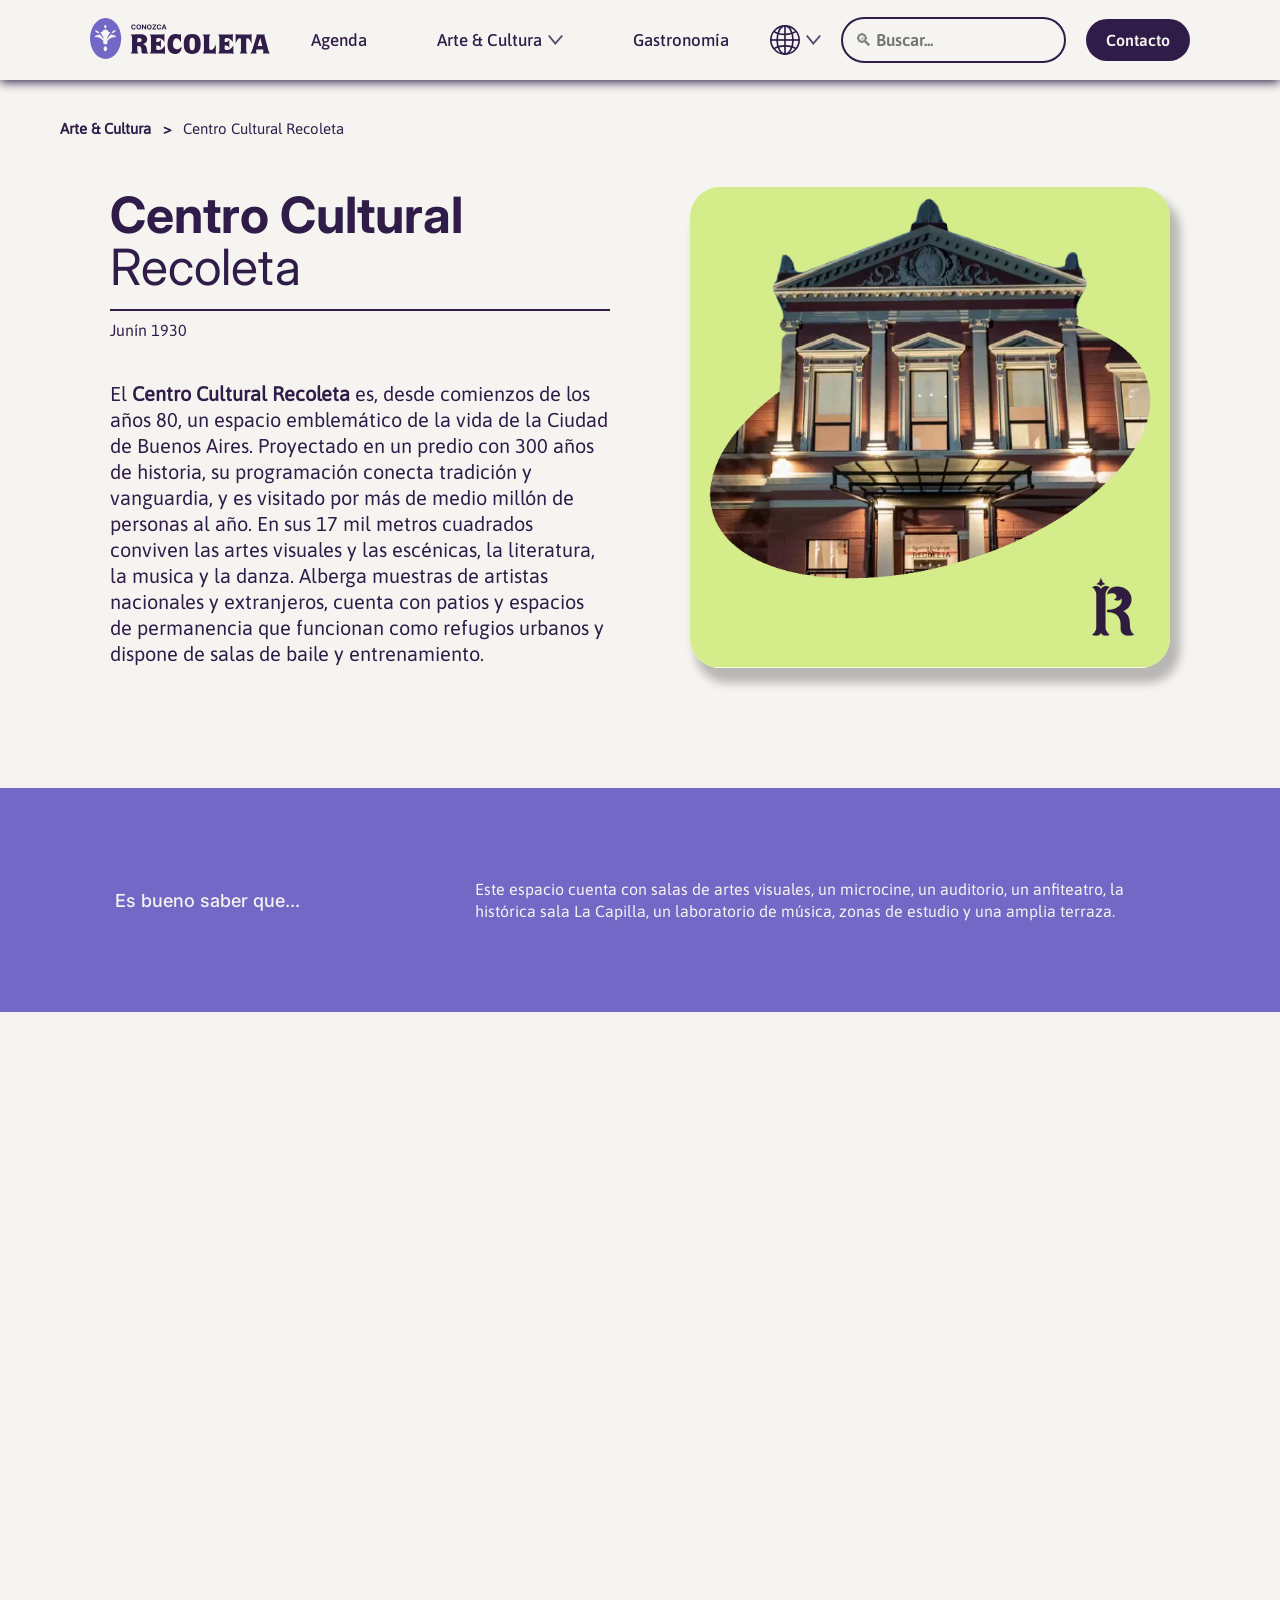
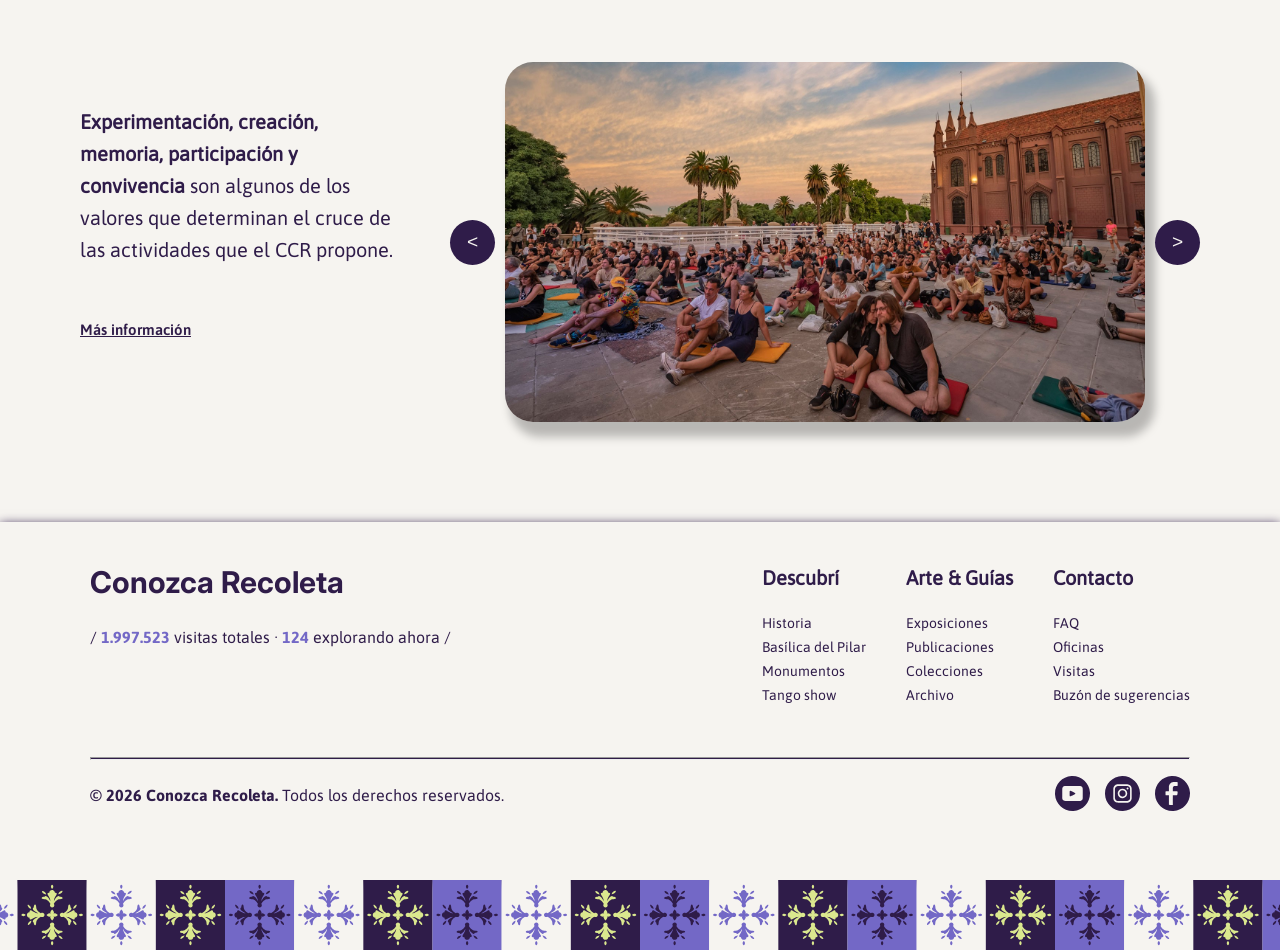
<file: ccr.html>
<!DOCTYPE html>
<html>

<head>
    <meta charset="UTF-8">
    <title>CCR │ Conozca Recoleta</title>
    <meta name="viewport" content="width=device-width, initial-scale=1.0" />
    <link rel="stylesheet" href="styles-conozca-recoleta.css">
    <link rel="icon" type="ico" href="img/favicon-recoleta-lila.ico">
</head>


<body>
    <header>
        <nav class="header-container">
            <div class="header-logo">
                <a href="index.html"><img src="img/vectores/header_logotipo.svg" alt="header-logotipo"
                        width="180px"></a>
            </div>

            <div class="header-navegacion">
                <a href="agenda.html" class="header-items">Agenda</a>


                <div class="header-dropdown">
                    <a href="#" class="header-dropdown-boton">
                        Arte &amp; Cultura
                        <img src="img/vectores/icono-flecha.svg" alt="" width="15px" class="header-dropdown-flecha">
                    </a>

                    <div class="dropdown-menu">
                        <!-- Columna 1 -->
                        <div class="dropdown-columna">
                            <h4 class="dropdown-titulo">Museos y Espacios</h4>
                            <ul class="dropdown-lista">
                                <li>
                                    <a href="ccr.html" class="dropdown-link">
                                        <img src="img/vectores/icono-dropdown.svg" alt="" class="dropdown-icono">
                                        Centro Cultural Recoleta
                                    </a>
                                </li>
                                <li><span class="dropdown-link"><img src="img/vectores/icono-dropdown.svg" alt=""
                                            class="dropdown-icono">Museo Nacional de Bellas Artes</span></li>
                                <li><span class="dropdown-link"><img src="img/vectores/icono-dropdown.svg" alt=""
                                            class="dropdown-icono">Palais de Glace</span></li>
                                <li><span class="dropdown-link"><img src="img/vectores/icono-dropdown.svg" alt=""
                                            class="dropdown-icono">Centro Cultural de la Ciencia</span></li>
                            </ul>
                        </div>

                        <!-- Columna 2 -->
                        <div class="dropdown-columna">
                            <h4 class="dropdown-titulo">Patrimonio</h4>
                            <ul class="dropdown-lista">
                                <li>
                                    <a href="cementerio.html" class="dropdown-link">
                                        <img src="img/vectores/icono-dropdown.svg" alt="" class="dropdown-icono">
                                        Cementerio de la Recoleta
                                    </a>
                                </li>
                                <li><span class="dropdown-link"><img src="img/vectores/icono-dropdown.svg" alt=""
                                            class="dropdown-icono">Floralis Genérica</span></li>
                                <li><span class="dropdown-link"><img src="img/vectores/icono-dropdown.svg" alt=""
                                            class="dropdown-icono">Basílica Nuestra Señora del Pilar</span></li>
                                <li><span class="dropdown-link"><img src="img/vectores/icono-dropdown.svg" alt=""
                                            class="dropdown-icono">Plaza Francia</span></li>
                            </ul>
                        </div>

                        <!-- Columna 3 -->
                        <div class="dropdown-columna">
                            <h4 class="dropdown-titulo">Circuitos</h4>
                            <ul class="dropdown-lista">
                                <li><span class="dropdown-link"><img src="img/vectores/icono-dropdown.svg" alt=""
                                            class="dropdown-icono">Murales e Iconografía Urbana</span></li>
                                <li><span class="dropdown-link"><img src="img/vectores/icono-dropdown.svg" alt=""
                                            class="dropdown-icono">Paseo de las Esculturas</span></li>
                                <li><span class="dropdown-link"><img src="img/vectores/icono-dropdown.svg" alt=""
                                            class="dropdown-icono">Circuitos de Arte Callejero</span></li>
                                <li><span class="dropdown-link"><img src="img/vectores/icono-dropdown.svg" alt=""
                                            class="dropdown-icono">Guías de Recorridos</span></li>
                            </ul>
                        </div>
                    </div>
                </div>

                <a href="gastronomia.html" class="header-items">Gastronomía</a>
            </div>

            <div class="header-columna-derecha">
                <div class="header-dropdown">
                    <a href="#" class="header-dropdown-boton">
                        <img src="img/vectores/icono-idiomas.svg" alt="Idiomas" width="30px">
                        <img src="img/vectores/icono-flecha.svg" alt="" width="15px" class="header-dropdown-flecha">
                    </a>

                    <div class="dropdown-menu dropdown-idiomas">
                        <!-- Columna 1 -->
                        <ul class="dropdown-lista">
                            <li><a href="#" class="dropdown-link"><img src="img/vectores/icono-argentina.svg" alt=""
                                        class="dropdown-bandera" width="30px">Español</a></li>
                            <li><a href="#" class="dropdown-link"><img src="img/vectores/icono-inglaterra.svg" alt=""
                                        class="dropdown-bandera" width="30px">English</a></li>
                            <li><a href="#" class="dropdown-link"><img src="img/vectores/icono-brasil.svg" alt=""
                                        class="dropdown-bandera" width="30px">Português</a></li>
                            <li><a href="#" class="dropdown-link"><img src="img/vectores/icono-francia.svg" alt=""
                                        class="dropdown-bandera" width="30px">Français</a></li>
                            <li><a href="#" class="dropdown-link"><img src="img/vectores/icono-alemania.svg" alt=""
                                        class="dropdown-bandera" width="30px">Deutsch</a></li>
                        </ul>
                        <!-- Columna 2 -->
                        <ul class="dropdown-lista">
                            <li><a href="#" class="dropdown-link"><img src="img/vectores/icono-italia.svg" alt=""
                                        class="dropdown-bandera" width="30px">Italiano</a></li>
                            <li><a href="#" class="dropdown-link"><img src="img/vectores/icono-japon.svg" alt=""
                                        class="dropdown-bandera" width="30px">日本語</a></li>
                            <li><a href="#" class="dropdown-link"><img src="img/vectores/icono-china.svg" alt=""
                                        class="dropdown-bandera" width="30px">中文</a></li>
                            <li><a href="#" class="dropdown-link"><img src="img/vectores/icono-corea.svg" alt=""
                                        class="dropdown-bandera" width="30px">한국어</a></li>
                            <li><a href="#" class="dropdown-link"><img src="img/vectores/icono-rusia.svg" alt=""
                                        class="dropdown-bandera" width="30px">Русский</a></li>
                        </ul>
                    </div>
                </div>
                <input type="text" class="input-buscar" placeholder="🔍︎​ Buscar...">


                <div class="contacto-dropdown-wrap">
                    <details class="contacto-details">
                        <summary class="header-contacto">Contacto</summary>
                        <div class="contacto-modal">
                            <input type="checkbox" id="estado-enviado" class="toggle-enviado">
                            <form class="form-vivi-recoleta" action="#enviado">
                                <h3>Viví Recoleta</h3>
                                <p class="contacto-subtitulo">Escribinos para recibir información sobre novedades y
                                    recorridos.</p>

                                <label for="contacto-nombre">Nombre</label>
                                <input type="text" id="contacto-nombre" placeholder="Ingres." required>

                                <label for="contacto-email">Email</label>
                                <input type="email" id="contacto-email" placeholder="Ingres." required>

                                <label class="contacto-check">
                                    <input type="checkbox" required>
                                    <span>Acepto recibir información sobre novedades y recorridos</span>
                                </label>

                                <label for="estado-enviado" class="btn-enviar-contacto">Enviar</label>
                            </form>

                            <div class="contacto-exito">
                                <p><strong>¡Suscripción confirmada!</strong><br>Gracias por sumarte a Viví Recoleta.</p>
                                <label for="estado-enviado" class="btn-volver-contacto">Volver</label>
                            </div>
                        </div>
                    </details>
                </div>
            </div>
        </nav>
    </header>

    <main>
        <section class="ccr-hero">
            <div class="ccr-hero-text">
                <nav>
                    <a href="#">Arte & Cultura</a>
                    <a href="#" aria-current="page">Centro Cultural Recoleta</a>
                </nav>
            </div>
            <article class="ccr-presentacion">
                <div class="ccr-presentacion-text">
                    <h1> <strong>Centro Cultural</strong><br>Recoleta</h1>
                    <h4>Junín 1930</h4>
                    <p>El <strong>Centro Cultural Recoleta</strong> es, desde comienzos de los años 80, un espacio
                        emblemático de la vida de la Ciudad de Buenos Aires. Proyectado en un predio con 300 años de
                        historia, su programación conecta tradición y vanguardia, y es visitado por más de medio millón
                        de personas al año.
                        En sus 17 mil metros cuadrados conviven las artes visuales y las escénicas, la literatura, la
                        musica y la danza. Alberga muestras de artistas nacionales y extranjeros, cuenta con patios y
                        espacios de permanencia que funcionan como refugios urbanos y dispone de salas de baile y
                        entrenamiento.
                    </p>
                </div>
                <img src="img/web/arte/1-ccr.jpg" alt="Centro Cultural Recoleta" width="480">
            </article>
        </section>

        <section class="ccr-saber-que">
            <article class="ccr-saber-text">
                <p class="ccr-copete">Es bueno saber que...</p>
                <p class="ccr-bloque-texto">
                    Este espacio cuenta con salas de artes visuales, un microcine,
                    un auditorio, un anfiteatro, la histórica sala La Capilla,
                    un laboratorio de música, zonas de estudio y una amplia terraza.
                </p>
            </article>

            <div class="ccr-saber-mas-info">
                <div class="ccr-horario">
                    <h4>Horarios</h4>
                    <p>
                        Martes a viernes 12 a 21 h<br>
                        Sábados, domingos y feriados 11 a 21 h<br>
                        <strong>Lunes cerrado</strong>
                    </p>
                </div>

                <div class="ccr-ingreso">
                    <h4>Ingreso</h4>
                    <p>
                        Residentes en Argentina: sin cargo<br>
                        No residentes en Argentina mayores de 12 años: $6.000<br>
                        <strong>Sin cargo:</strong> Personas con discapacidad y acompañante
                    </p>
                </div>
            </div>
        </section>

        <section class="ccr-video">
            <video autoplay muted loop playsinline>
                <source src="img/web/arte/1g-ccr.mp4" type="video/mp4">
            </video>
        </section>

        <section class="ccr-galeria">

            <article class="ccr-galeria-text">
                <p>
                    <strong>Experimentación, creación, memoria, participación y convivencia</strong> son algunos de los
                    valores que
                    determinan el cruce de las actividades que el CCR propone.
                </p>

                <a href="http://www.centroculturalrecoleta.org/" class="enlace-mas-info">
                    Más información
                </a>
            </article>

            <div class="ccr-galeria-carrucel">

                <button class="flecha ccr-galeria-anterior" aria-label="Anterior">&lt;</button>

                <div class="ccr-galeria-track">

                    <div class="ccr-galeria-imagen">
                        <img src="img/web/arte/1a-ccr.jpg" alt="Actividades del CCR">
                    </div>

                    <div class="ccr-galeria-imagen">
                        <img src="img/web/arte/1b-ccr.jpg" alt="Actividades del CCR">
                    </div>

                    <div class="ccr-galeria-imagen">
                        <img src="img/web/arte/1c-ccr.jpg" alt="Actividades del CCR">
                    </div>

                    <div class="ccr-galeria-imagen">
                        <img src="img/web/arte/1d-ccr.jpg" alt="Actividades del CCR">
                    </div>

                    <div class="ccr-galeria-imagen">
                        <img src="img/web/arte/1e-ccr.jpg" alt="Actividades del CCR">
                    </div>

                    <div class="ccr-galeria-imagen">
                        <img src="img/web/arte/1f-ccr.jpg" alt="Actividades del CCR">
                    </div>

                </div>

                <button class="flecha flecha-derecha ccr-galeria-siguiente" aria-label="Siguiente">&gt;</button>

            </div>
        </section>
    </main>

    <footer>
        <section class="footer-section">
            <div class="footer-superior">
                <div class="footer-izquierda">
                    <h2>Conozca Recoleta</h2>
                    <p>/ <span class="destacado-footer">1.997.523</span> visitas totales · <span id="usuarios-activos"
                            class="destacado-footer">124</span> explorando ahora /</p>
                </div>

                <div class="footer-derecha">
                    <div class="footer-links-descubri">
                        <h4>Descubrí</h4>
                        <ul>
                            <li><a href="#">Historia</a></li>
                            <li><a href="#">Basílica del Pilar</a></li>
                            <li><a href="#">Monumentos</a></li>
                            <li><a href="#">Tango show</a></li>
                        </ul>
                    </div>
                    <div class="footer-links-arte">
                        <h4>Arte & Guías</h4>
                        <ul>
                            <li><a href="#">Exposiciones</a></li>
                            <li><a href="#">Publicaciones</a></li>
                            <li><a href="#">Colecciones</a></li>
                            <li><a href="#">Archivo</a></li>
                        </ul>
                    </div>
                    <div class="footer-links-contacto">
                        <h4>Contacto</h4>
                        <ul>
                            <li><a href="#">FAQ</a></li>
                            <li><a href="#">Oficinas</a></li>
                            <li><a href="#">Visitas</a></li>
                            <li><a href="#">Buzón de sugerencias</a></li>
                        </ul>
                    </div>
                </div>
            </div>
            <hr>
            <div class="footer-inferior">
                <p><span class="destacado-texto">&copy; 2026 Conozca Recoleta.</span> Todos los derechos reservados.</p>
                <div class="footer-redes">
                    <a href="#"><img src="img/vectores/icono-youtube.svg" alt="YouTube" width="35"></a>
                    <a href="#"><img src="img/vectores/icono-instagram.svg" alt="Instagram" width="35"></a>
                    <a href="#"><img src="img/vectores/icono-facebook.svg" alt="FaceBook" width="35"></a>
                </div>
            </div>
        </section>
        <img class="footer-guarda" src="img/vectores/guarda.svg" alt="guarda">
    </footer>

    <script>
        document.addEventListener("DOMContentLoaded", function () {
            const imagenes = document.querySelectorAll(".ccr-galeria-imagen");
            const btnIzquierda = document.querySelector(".ccr-galeria-anterior");
            const btnDerecha = document.querySelector(".ccr-galeria-siguiente");

            let indiceActual = 0;

            function mostrarImagen(index) {
                imagenes.forEach((img, i) => {
                    img.style.display = i === index ? "block" : "none";
                });
            }
            mostrarImagen(indiceActual);

            btnDerecha.addEventListener("click", function () {
                indiceActual = (indiceActual + 1) % imagenes.length;
                mostrarImagen(indiceActual);
            });

            btnIzquierda.addEventListener("click", function () {
                indiceActual = (indiceActual - 1 + imagenes.length) % imagenes.length;
                mostrarImagen(indiceActual);
            });
        });
    </script>

    <!-- SCRIPT FOOTER: CONTADOR DE VISITAS (simulado) -->
    <script>
        setInterval(() => {
            const spanActivos = document.getElementById('usuarios-activos');
            if (!spanActivos) return;

            let actual = parseInt(spanActivos.innerText);
            let variacion = Math.floor(Math.random() * 3) - 1;
            let nuevoValor = actual + variacion;

            if (nuevoValor < 115) nuevoValor = 115;
            if (nuevoValor > 135) nuevoValor = 135;

            spanActivos.innerText = nuevoValor;
        }, 3000);
    </script>
</body>
</file>
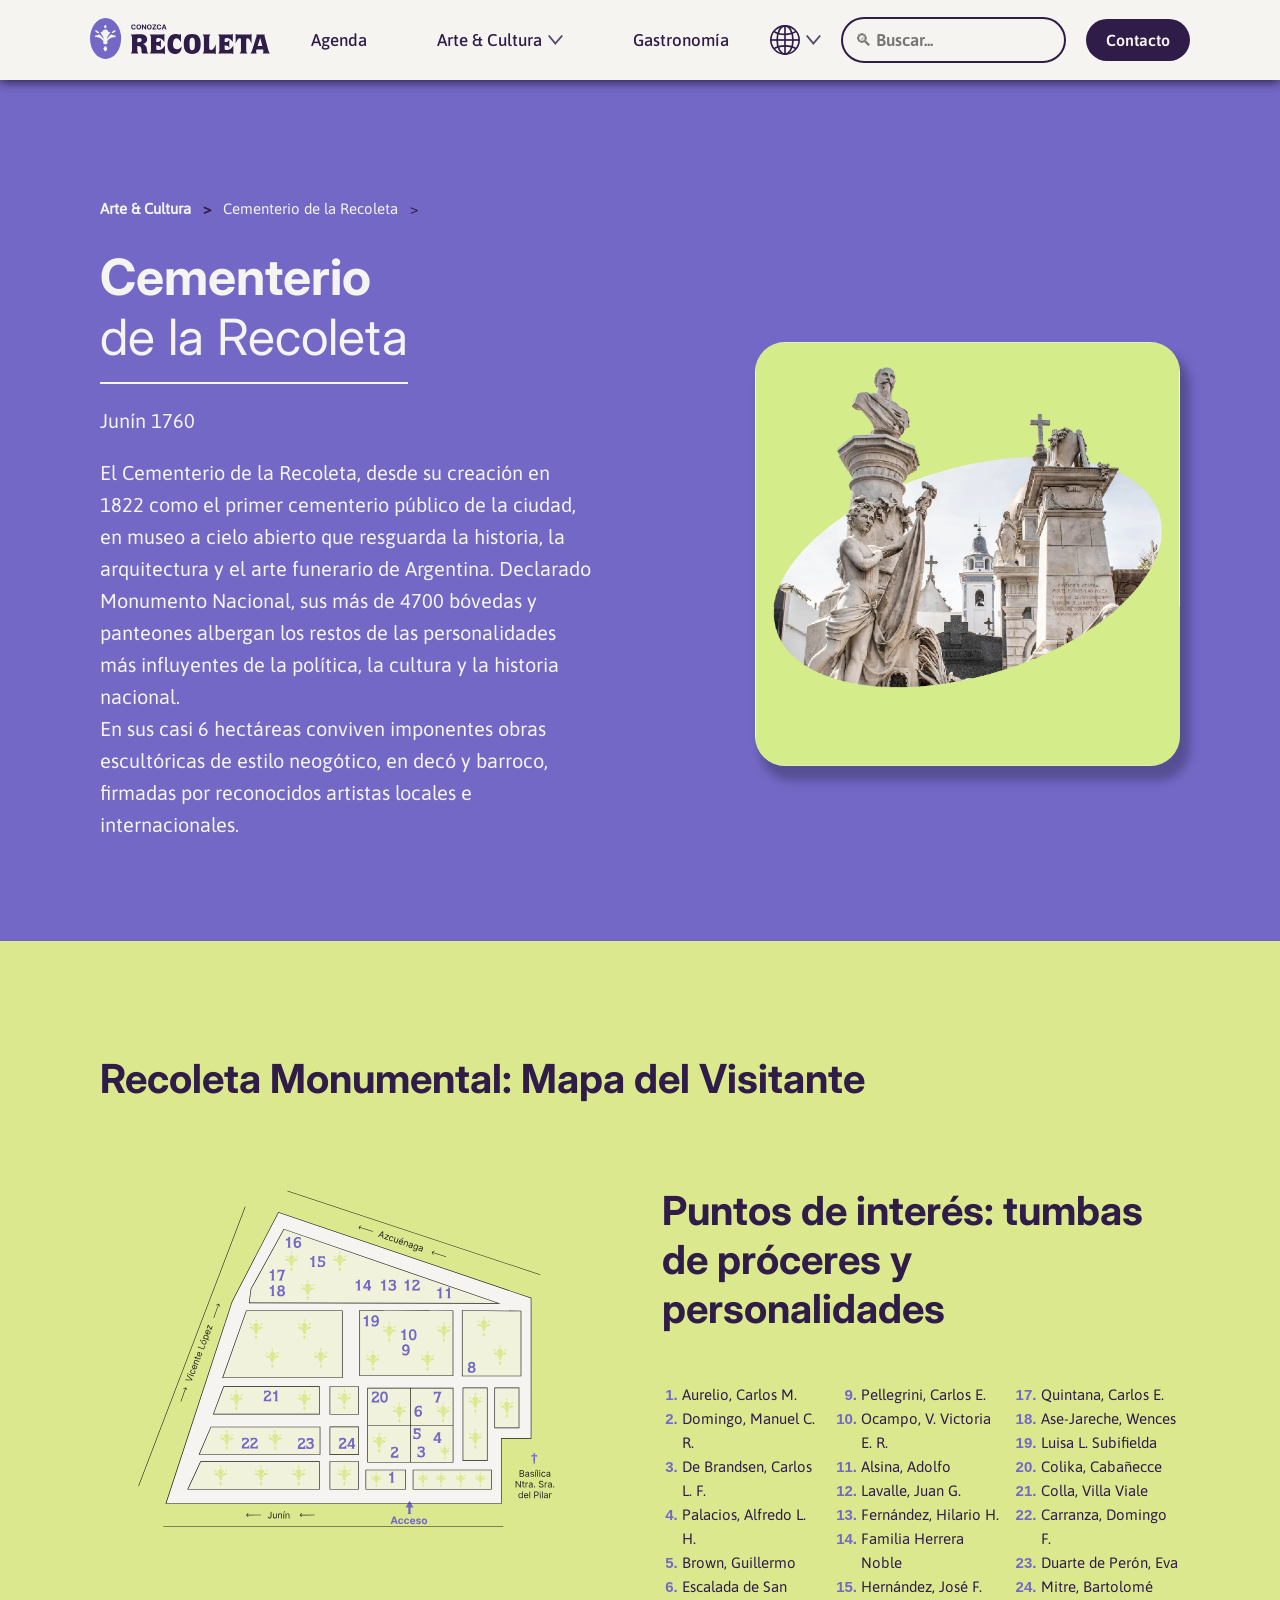
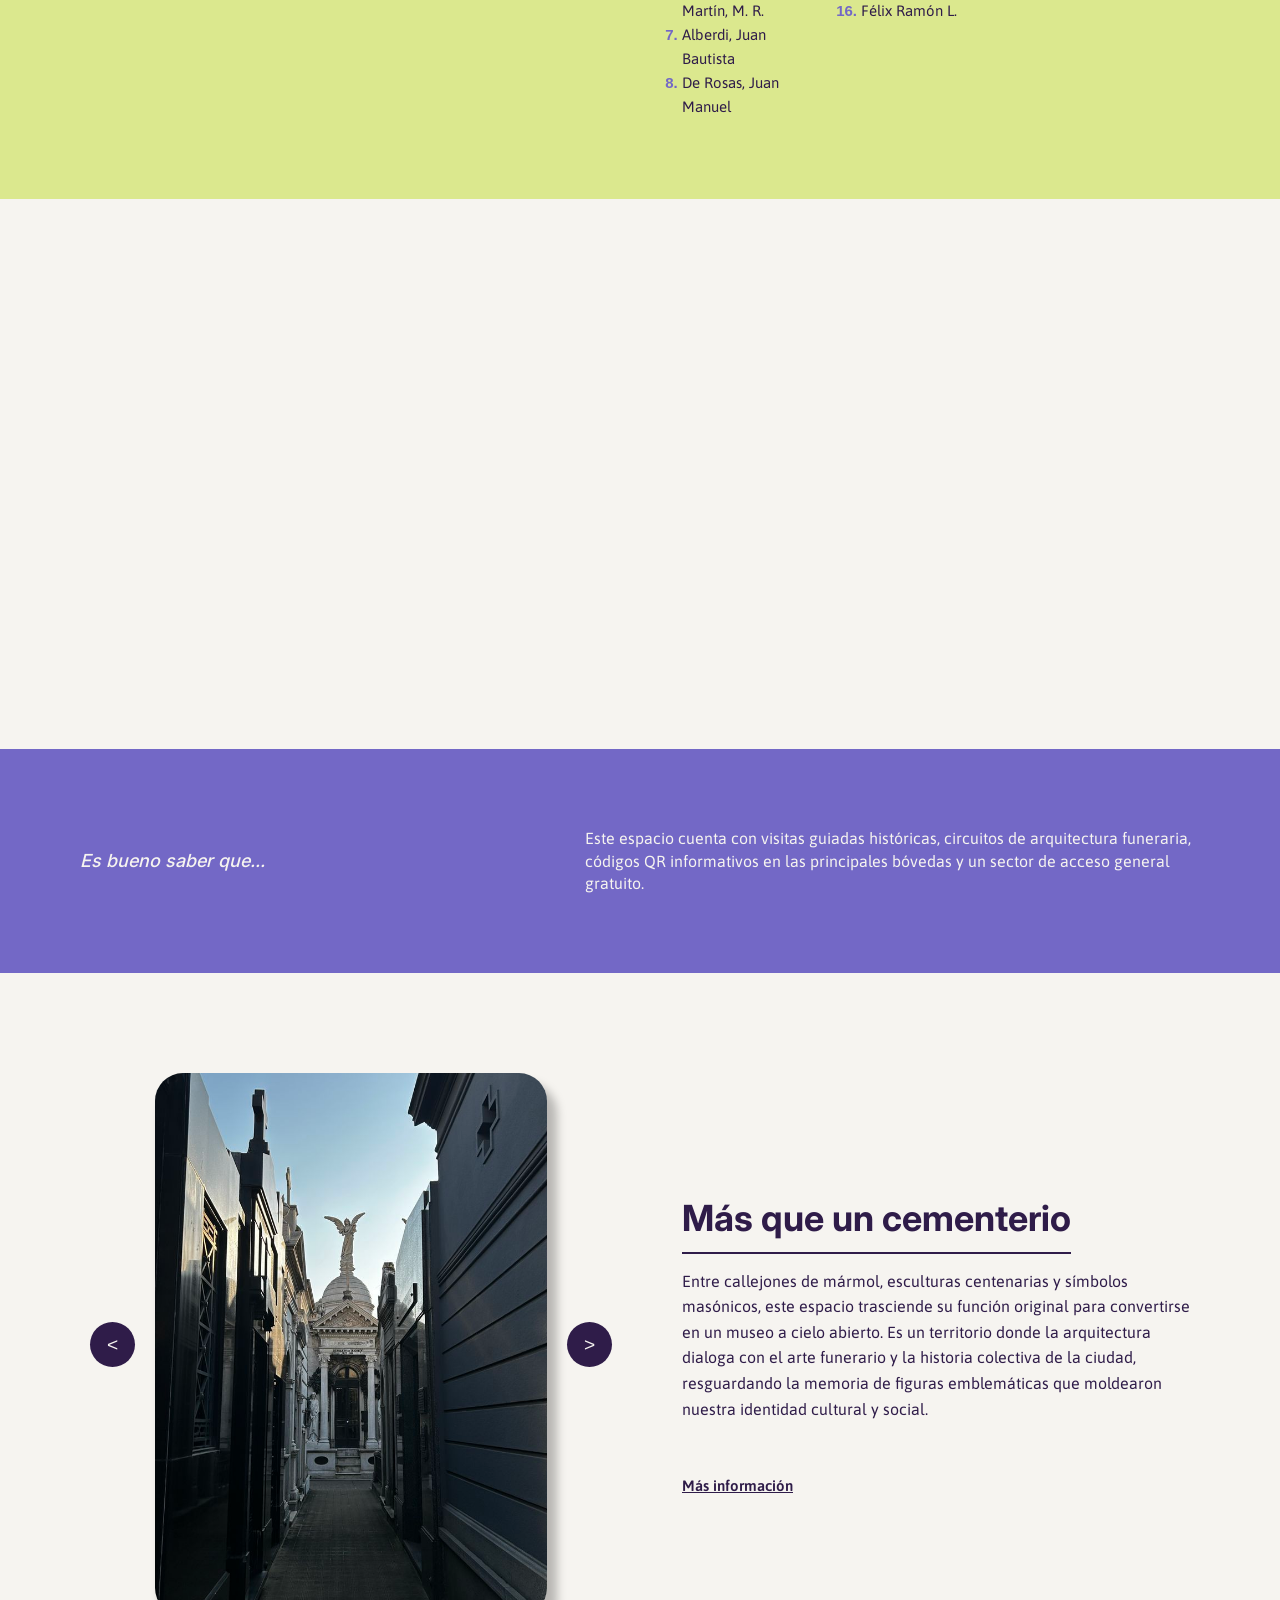
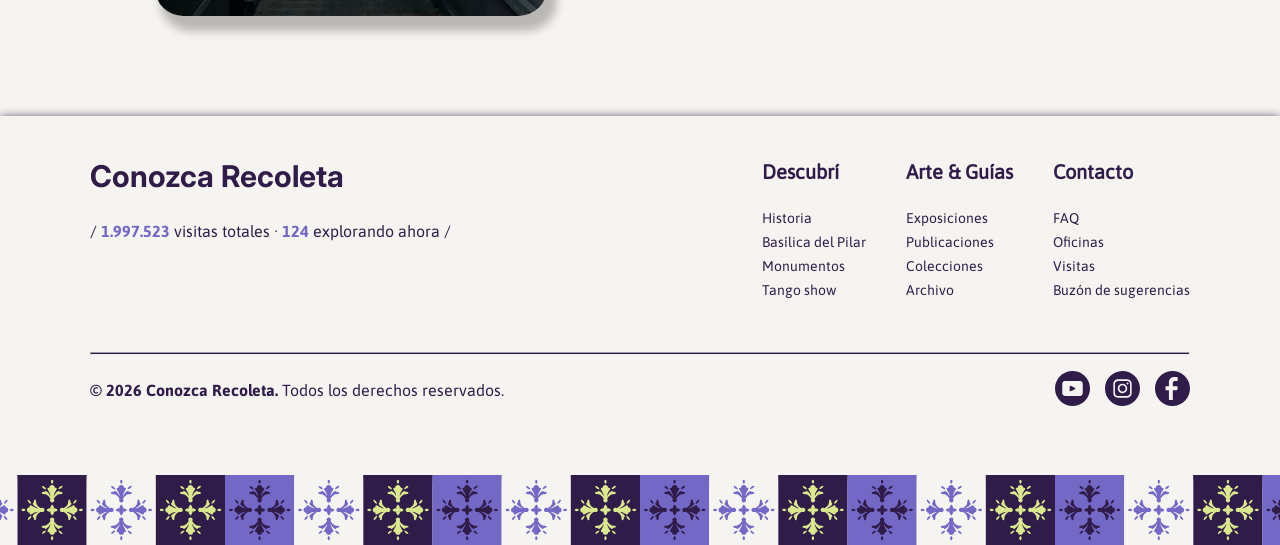
<file: cementerio.html>
<!DOCTYPE html>
<html>

<head>
    <meta charset="UTF-8">
    <title>Cementerio │ Conozca Recoleta</title>
    <meta name="viewport" content="width=device-width, initial-scale=1.0" />
    <link rel="stylesheet" href="styles-conozca-recoleta.css">
    <link rel="icon" type="ico" href="img/favicon-recoleta-lila.ico">
</head>

<body>
    <header>
        <nav class="header-container">
            <div class="header-logo">
                <a href="index.html"><img src="img/vectores/header_logotipo.svg" alt="header-logotipo"
                        width="180px"></a>
            </div>

            <div class="header-navegacion">
                <a href="agenda.html" class="header-items">Agenda</a>


                <div class="header-dropdown">
                    <a href="#" class="header-dropdown-boton">
                        Arte &amp; Cultura
                        <img src="img/vectores/icono-flecha.svg" alt="" width="15px" class="header-dropdown-flecha">
                    </a>

                    <div class="dropdown-menu">
                        <!-- Columna 1 -->
                        <div class="dropdown-columna">
                            <h4 class="dropdown-titulo">Museos y Espacios</h4>
                            <ul class="dropdown-lista">
                                <li>
                                    <a href="ccr.html" class="dropdown-link">
                                        <img src="img/vectores/icono-dropdown.svg" alt="" class="dropdown-icono">
                                        Centro Cultural Recoleta
                                    </a>
                                </li>
                                <li><span class="dropdown-link"><img src="img/vectores/icono-dropdown.svg" alt=""
                                            class="dropdown-icono">Museo Nacional de Bellas Artes</span></li>
                                <li><span class="dropdown-link"><img src="img/vectores/icono-dropdown.svg" alt=""
                                            class="dropdown-icono">Palais de Glace</span></li>
                                <li><span class="dropdown-link"><img src="img/vectores/icono-dropdown.svg" alt=""
                                            class="dropdown-icono">Centro Cultural de la Ciencia</span></li>
                            </ul>
                        </div>

                        <!-- Columna 2 -->
                        <div class="dropdown-columna">
                            <h4 class="dropdown-titulo">Patrimonio</h4>
                            <ul class="dropdown-lista">
                                <li>
                                    <a href="cementerio.html" class="dropdown-link">
                                        <img src="img/vectores/icono-dropdown.svg" alt="" class="dropdown-icono">
                                        Cementerio de la Recoleta
                                    </a>
                                </li>
                                <li><span class="dropdown-link"><img src="img/vectores/icono-dropdown.svg" alt=""
                                            class="dropdown-icono">Floralis Genérica</span></li>
                                <li><span class="dropdown-link"><img src="img/vectores/icono-dropdown.svg" alt=""
                                            class="dropdown-icono">Basílica Nuestra Señora del Pilar</span></li>
                                <li><span class="dropdown-link"><img src="img/vectores/icono-dropdown.svg" alt=""
                                            class="dropdown-icono">Plaza Francia</span></li>
                            </ul>
                        </div>

                        <!-- Columna 3 -->
                        <div class="dropdown-columna">
                            <h4 class="dropdown-titulo">Circuitos</h4>
                            <ul class="dropdown-lista">
                                <li><span class="dropdown-link"><img src="img/vectores/icono-dropdown.svg" alt=""
                                            class="dropdown-icono">Murales e Iconografía Urbana</span></li>
                                <li><span class="dropdown-link"><img src="img/vectores/icono-dropdown.svg" alt=""
                                            class="dropdown-icono">Paseo de las Esculturas</span></li>
                                <li><span class="dropdown-link"><img src="img/vectores/icono-dropdown.svg" alt=""
                                            class="dropdown-icono">Circuitos de Arte Callejero</span></li>
                                <li><span class="dropdown-link"><img src="img/vectores/icono-dropdown.svg" alt=""
                                            class="dropdown-icono">Guías de Recorridos</span></li>
                            </ul>
                        </div>
                    </div>
                </div>

                <a href="gastronomia.html" class="header-items">Gastronomía</a>
            </div>

            <div class="header-columna-derecha">
                <div class="header-dropdown">
                    <a href="#" class="header-dropdown-boton">
                        <img src="img/vectores/icono-idiomas.svg" alt="Idiomas" width="30px">
                        <img src="img/vectores/icono-flecha.svg" alt="" width="15px" class="header-dropdown-flecha">
                    </a>

                    <div class="dropdown-menu dropdown-idiomas">
                        <!-- Columna 1 -->
                        <ul class="dropdown-lista">
                            <li><a href="#" class="dropdown-link"><img src="img/vectores/icono-argentina.svg" alt=""
                                        class="dropdown-bandera" width="30px">Español</a></li>
                            <li><a href="#" class="dropdown-link"><img src="img/vectores/icono-inglaterra.svg" alt=""
                                        class="dropdown-bandera" width="30px">English</a></li>
                            <li><a href="#" class="dropdown-link"><img src="img/vectores/icono-brasil.svg" alt=""
                                        class="dropdown-bandera" width="30px">Português</a></li>
                            <li><a href="#" class="dropdown-link"><img src="img/vectores/icono-francia.svg" alt=""
                                        class="dropdown-bandera" width="30px">Français</a></li>
                            <li><a href="#" class="dropdown-link"><img src="img/vectores/icono-alemania.svg" alt=""
                                        class="dropdown-bandera" width="30px">Deutsch</a></li>
                        </ul>
                        <!-- Columna 2 -->
                        <ul class="dropdown-lista">
                            <li><a href="#" class="dropdown-link"><img src="img/vectores/icono-italia.svg" alt=""
                                        class="dropdown-bandera" width="30px">Italiano</a></li>
                            <li><a href="#" class="dropdown-link"><img src="img/vectores/icono-japon.svg" alt=""
                                        class="dropdown-bandera" width="30px">日本語</a></li>
                            <li><a href="#" class="dropdown-link"><img src="img/vectores/icono-china.svg" alt=""
                                        class="dropdown-bandera" width="30px">中文</a></li>
                            <li><a href="#" class="dropdown-link"><img src="img/vectores/icono-corea.svg" alt=""
                                        class="dropdown-bandera" width="30px">한국어</a></li>
                            <li><a href="#" class="dropdown-link"><img src="img/vectores/icono-rusia.svg" alt=""
                                        class="dropdown-bandera" width="30px">Русский</a></li>
                        </ul>
                    </div>
                </div>
                <input type="text" class="input-buscar" placeholder="🔍︎​ Buscar...">
                
                <div class="contacto-dropdown-wrap">
                    <details class="contacto-details">
                        <summary class="header-contacto">Contacto</summary>
                        <div class="contacto-modal">
                            <input type="checkbox" id="estado-enviado" class="toggle-enviado">
                            <form class="form-vivi-recoleta" action="#enviado">
                                <h3>Viví Recoleta</h3>
                                <p class="contacto-subtitulo">Escribinos para recibir información sobre novedades y
                                    recorridos.</p>

                                <label for="contacto-nombre">Nombre</label>
                                <input type="text" id="contacto-nombre" placeholder="Ingres." required>

                                <label for="contacto-email">Email</label>
                                <input type="email" id="contacto-email" placeholder="Ingres." required>

                                <label class="contacto-check">
                                    <input type="checkbox" required>
                                    <span>Acepto recibir información sobre novedades y recorridos</span>
                                </label>

                                <label for="estado-enviado" class="btn-enviar-contacto">Enviar</label>
                            </form>

                            <div class="contacto-exito">
                                <p><strong>¡Suscripción confirmada!</strong><br>Gracias por sumarte a Viví Recoleta.</p>
                                <label for="estado-enviado" class="btn-volver-contacto">Volver</label>
                            </div>
                        </div>
                    </details>
                </div>
                
            </div>
        </nav>
    </header>

    <main>
        <section class="cementerio-hero">
            <nav aria-label="Navegación de migas de pan">
                <a href="index.html">Arte & Cultura</a>
                <a href="#"> Cementerio de la Recoleta</a>
            </nav>

            <div class="cementerio-presentacion">
                <div class="cementerio-presentacion-bloque">
                    <h1><strong>Cementerio</strong><br>de la Recoleta</h1>
                    <h4>Junín 1760</h4>
                    <p class="bloque-lectura-cementerio">
                        El Cementerio de la Recoleta, desde su creación en 1822 como el primer cementerio público de la
                        ciudad, en museo a cielo abierto que resguarda la historia, la arquitectura y el arte funerario
                        de Argentina. Declarado Monumento Nacional, sus más de 4700 bóvedas y panteones albergan los
                        restos de las personalidades más influyentes de la política, la cultura y la historia nacional.
                        <br> En sus casi 6 hectáreas conviven imponentes obras escultóricas de estilo neogótico, en decó
                        y
                        barroco, firmadas por reconocidos artistas locales e internacionales.
                    </p>
                </div>
                <div class="cementerio-presentacion-img">
                    <img src="img/web/cementerio/2-cementerio.jpg" alt="Cementerio de la Recoleta" width="481"
                        height="481">
                </div>
            </div>
        </section>

        <section class="cementerio-mapa-seccion">
            <h2>Recoleta Monumental: Mapa del Visitante</h2>

            <div class="cementerio-mapa-grid">
                <div class="cementerio-plano">
                    <img src="img/vectores/mapa-cementerio.svg" alt="Mapa del Visitante" width="754" height="626">
                </div>
                <div class="cementerio-puntos">
                    <h2>Puntos de interés: tumbas de próceres y personalidades</h2>

                    <div class="cementerio-lista-columnas">
                        <ol start="1">
                            <li>Aurelio, Carlos M.</li>
                            <li>Domingo, Manuel C. R.</li>
                            <li>De Brandsen, Carlos L. F.</li>
                            <li>Palacios, Alfredo L. H.</li>
                            <li>Brown, Guillermo</li>
                            <li>Escalada de San Martín, M. R.</li>
                            <li>Alberdi, Juan Bautista</li>
                            <li>De Rosas, Juan Manuel</li>
                        </ol>

                        <ol start="9">
                            <li>Pellegrini, Carlos E.</li>
                            <li>Ocampo, V. Victoria E. R.</li>
                            <li>Alsina, Adolfo</li>
                            <li>Lavalle, Juan G.</li>
                            <li>Fernández, Hilario H.</li>
                            <li>Familia Herrera Noble</li>
                            <li>Hernández, José F.</li>
                            <li>Félix Ramón L.</li>
                        </ol>

                        <ol start="17">
                            <li>Quintana, Carlos E.</li>
                            <li>Ase-Jareche, Wences</li>
                            <li>Luisa L. Subifielda</li>
                            <li>Colika, Cabañecce</li>
                            <li>Colla, Villa Viale</li>
                            <li>Carranza, Domingo F.</li>
                            <li>Duarte de Perón, Eva</li>
                            <li>Mitre, Bartolomé</li>
                        </ol>
                    </div>
                </div>
            </div>
        </section>

        <section class="cementerio-panoramica-container">
            <div class="cementerio-video-wrap">
                <video autoplay muted loop playsinline>
                    <source src="img/web/cementerio/2g-cementerio.mp4" type="video/mp4"
                        alt="Video panorámico del Cementerio de la Recoleta" width="100%" height="100%">
                </video>
            </div>

            <div class="cementerio-tarjeton-hover">
                <div class="cementerio-tarjeton-texto">
                    <p class="copete">Es bueno saber que...</p>
                    <p class="bloque-texto">
                        Este espacio cuenta con visitas guiadas históricas, circuitos de arquitectura funeraria, códigos
                        QR informativos en las principales bóvedas y un sector de acceso general gratuito.
                    </p>
                </div>

                <div class="cementerio-tarjeton-info-extra">
                    <div class="cementerio-horario">
                        <h4>Horario</h4>
                        <p>Lunes a domingo de 9 a 17 hs<br>(Horario de franja turística).</p>
                    </div>
                    <div class="cementerio-ingreso">
                        <h4>Ingreso</h4>
                        <p>Residentes en Argentina: sin cargo (presentando DNI)<br>No residentes en Argentina:
                            $24.000<br>Sin cargo: Jubilados residentes, estudiantes y personas con discapacidad.</p>
                    </div>
                </div>
            </div>
        </section>

        <section class="cementerio-carrusel-seccion">


            <div class="cementerio-carrusel-contenido-principal">
                <div class="cementerio-carrusel-contenedor">
                    <!-- Flecha izquierda -->
                    <button class="flecha flecha-izquierda" aria-label="Anterior">&lt;</button>

                    <!-- fotitos -->
                    <div class="tarjetas-track-cementerio">
                        <div class="tarjeta-imagen-wrap">
                            <img src="img/web/cementerio/2a-cementerio.jpg" alt="pasillos de cementerio">
                        </div>
                        <div class="tarjeta-imagen-wrap">
                            <img src="img/web/cementerio/2b-cementerio.jpg" alt="tumba de Rufina Cambaceres">
                        </div>
                        <div class="tarjeta-imagen-wrap">
                            <img src="img/web/cementerio/2c-cementerio.jpg" alt="tumba de Evita">
                        </div>
                        <div class="tarjeta-imagen-wrap">
                            <img src="img/web/cementerio/2d-cementerio.jpg"
                                alt="tumba de Liliana Crociati de Szaszak y su perro Sabú">
                        </div>
                        <div class="tarjeta-imagen-wrap">
                            <img src="img/web/cementerio/2e-cementerio.jpg" alt="vista de mausoleo">
                        </div>
                        <div class="tarjeta-imagen-wrap">
                            <img src="img/web/cementerio/2f-cementerio.jpg" alt="Entrada del cementerio de la Recoleta">
                        </div>
                    </div>

                    <!-- Flecha derecha -->
                    <button class="flecha flecha-derecha" aria-label="Siguiente">&gt;</button>
                </div>


                <div class="tarjeta-info-wrap">
                    <div class="cementerio-carrusel-header">
                        <h2>Más que un cementerio</h2>
                    </div>
                    <p class="bloque-lectura">
                        Entre callejones de mármol, esculturas centenarias y símbolos masónicos, este espacio trasciende
                        su función original para convertirse en un museo a cielo abierto. Es un territorio donde la
                        arquitectura dialoga con el arte funerario y la historia colectiva de la ciudad, resguardando la
                        memoria de figuras emblemáticas que moldearon nuestra identidad cultural y social.
                    </p>
                    <a href="#" class="enlace-mas-info">
                        Más información
                    </a>
                </div>
            </div>
        </section>
    </main>





    <footer>
        <section class="footer-section">
            <div class="footer-superior">
                <div class="footer-izquierda">
                    <h2>Conozca Recoleta</h2>
                    <p>/ <span class="destacado-footer">1.997.523</span> visitas totales · <span id="usuarios-activos"
                            class="destacado-footer">124</span> explorando ahora /</p>
                </div>

                <div class="footer-derecha">
                    <div class="footer-links-descubri">
                        <h4>Descubrí</h4>
                        <ul>
                            <li><a href="#">Historia</a></li>
                            <li><a href="#">Basílica del Pilar</a></li>
                            <li><a href="#">Monumentos</a></li>
                            <li><a href="#">Tango show</a></li>
                        </ul>
                    </div>
                    <div class="footer-links-arte">
                        <h4>Arte & Guías</h4>
                        <ul>
                            <li><a href="#">Exposiciones</a></li>
                            <li><a href="#">Publicaciones</a></li>
                            <li><a href="#">Colecciones</a></li>
                            <li><a href="#">Archivo</a></li>
                        </ul>
                    </div>
                    <div class="footer-links-contacto">
                        <h4>Contacto</h4>
                        <ul>
                            <li><a href="#">FAQ</a></li>
                            <li><a href="#">Oficinas</a></li>
                            <li><a href="#">Visitas</a></li>
                            <li><a href="#">Buzón de sugerencias</a></li>
                        </ul>
                    </div>
                </div>
            </div>
            <hr>
            <div class="footer-inferior">
                <p><span class="destacado-texto">&copy; 2026 Conozca Recoleta.</span> Todos los derechos reservados.</p>
                <div class="footer-redes">
                    <a href="#"><img src="img/vectores/icono-youtube.svg" alt="YouTube" width="35"></a>
                    <a href="#"><img src="img/vectores/icono-instagram.svg" alt="Instagram" width="35"></a>
                    <a href="#"><img src="img/vectores/icono-facebook.svg" alt="FaceBook" width="35"></a>
                </div>
            </div>
        </section>
        <img class="footer-guarda" src="img/vectores/guarda.svg" alt="guarda">
    </footer>

    <script>
        document.addEventListener("DOMContentLoaded", function () {
            const imagenes = document.querySelectorAll(".tarjeta-imagen-wrap");
            const btnIzquierda = document.querySelector(".flecha-izquierda");
            const btnDerecha = document.querySelector(".flecha-derecha");

            let indiceActual = 0;

            function mostrarImagen(index) {
                imagenes.forEach((img, i) => {
                    img.style.display = i === index ? "block" : "none";
                });
            }
            mostrarImagen(indiceActual);

            btnDerecha.addEventListener("click", function () {
                indiceActual = (indiceActual + 1) % imagenes.length;
                mostrarImagen(indiceActual);
            });

            btnIzquierda.addEventListener("click", function () {
                indiceActual = (indiceActual - 1 + imagenes.length) % imagenes.length;
                mostrarImagen(indiceActual);
            });
        });
    </script>

    <!-- SCRIPT FOOTER: CONTADOR DE VISITAS (simulado) -->
    <script>
        setInterval(() => {
            const spanActivos = document.getElementById('usuarios-activos');
            if (!spanActivos) return;

            let actual = parseInt(spanActivos.innerText);
            let variacion = Math.floor(Math.random() * 3) - 1;
            let nuevoValor = actual + variacion;

            if (nuevoValor < 115) nuevoValor = 115;
            if (nuevoValor > 135) nuevoValor = 135;

            spanActivos.innerText = nuevoValor;
        }, 3000);
    </script>
</body>
</file>
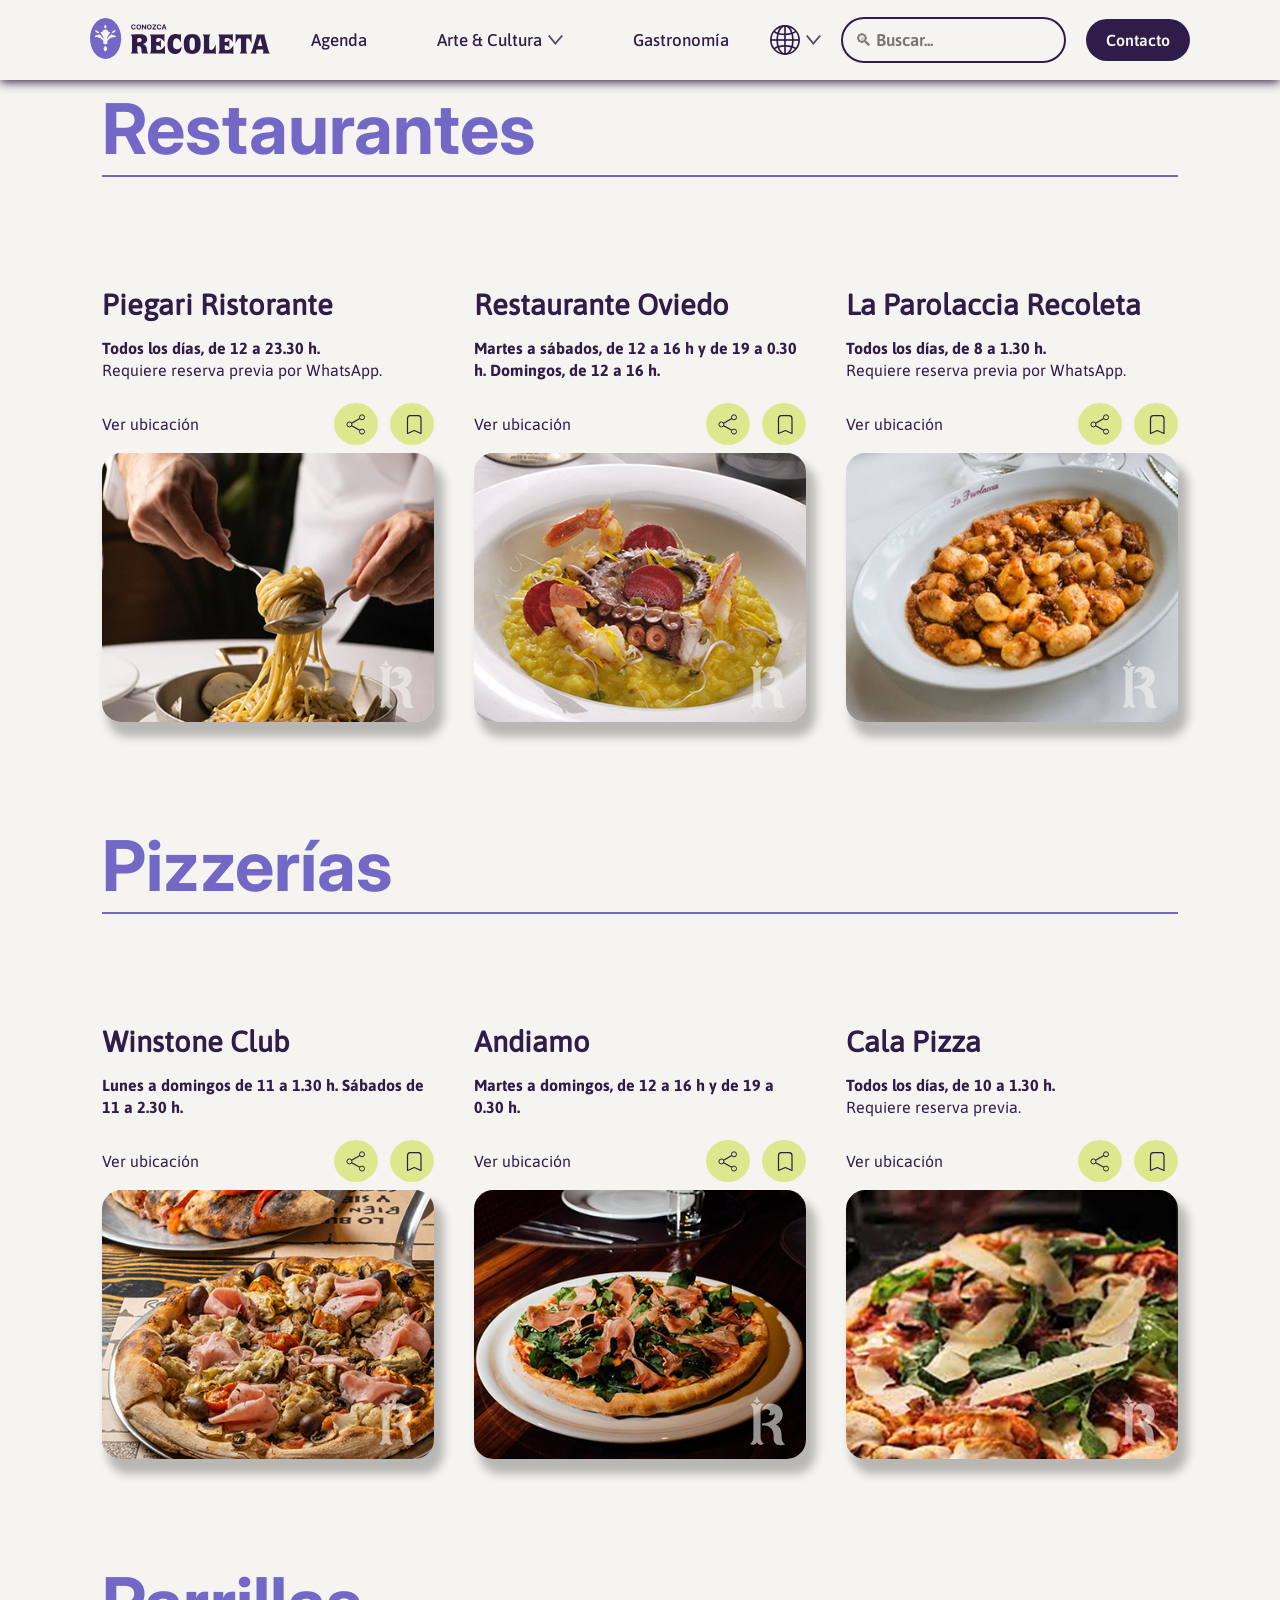
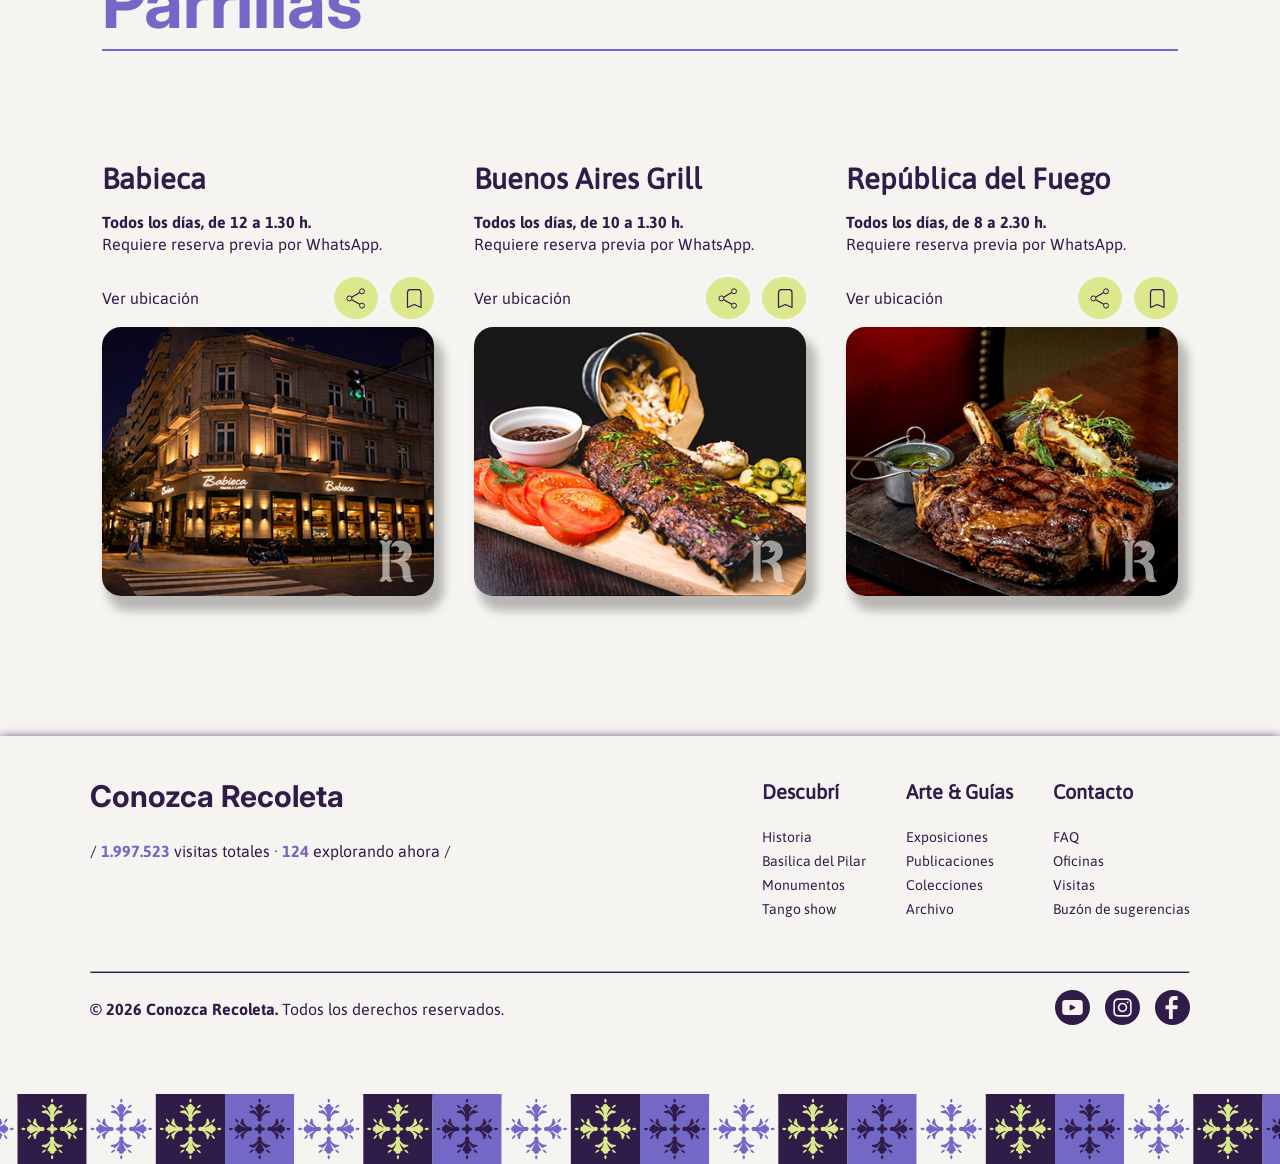
<file: gastronomia.html>
<!DOCTYPE html>
<html>

<head>
    <meta charset="UTF-8">
    <title>Gastronomía │ Conozca Recoleta</title>
    <meta name="viewport" content="width=device-width, initial-scale=1.0" />
    <link rel="stylesheet" href="styles-conozca-recoleta.css">
    <link rel="icon" type="ico" href="img/favicon-recoleta-lila.ico">
</head>

<body>

    <!-- ====================================== -->
    <!-- BIBLIOTECA DE ÍCONOS SVG              -->
    <!-- Compartir y guardar - Conozca Recoleta -->
    <!-- ====================================== -->

    <svg xmlns="http://www.w3.org/2000/svg" style="position:absolute; width:0; height:0; overflow:hidden;"
        aria-hidden="true">

        <!-- ÍCONO COMPARTIR -->

        <symbol id="icono-compartir" viewBox="0 0 20 21">

            <circle cx="16" cy="3.3" r="2.5" fill="none" stroke="currentColor" />

            <circle cx="3.4" cy="10.45" r="2.5" fill="none" stroke="currentColor" />

            <circle cx="16" cy="17.6" r="2.5" fill="none" stroke="currentColor" />

            <path d="M5.6 9.2L13.8 4.6
                 M5.6 11.7L13.8 16.3" fill="none" stroke="currentColor" stroke-width="1.2" />

        </symbol>


        <!-- ÍCONO GUARDAR -->

        <symbol id="icono-guardar" viewBox="0 0 25 25">

            <path d="M10.1 3.6H18.4
                 C20.1 3.6 21 4.8 21 6.7
                 V21.5
                 L14.3 18.5
                 L7.5 21.5
                 V6.7
                 C7.5 4.8 8.5 3.6 10.1 3.6Z" fill="none" stroke="currentColor" stroke-width="1.2"
                stroke-linejoin="round" />

        </symbol>

    </svg>


    <!-- MONOGRAMA RECOLETA -->

    <symbol id="monograma-recoleta" viewBox="0 0 36 51">
        <g opacity="0.6">
            <path
                d="M10.8538 5.5951L9.74074 5.01878C8.58183 4.41877 7.55175 2.63112 6.86233 0.0247761L6.85587 0L6.8494 0.0247761C6.16052 2.63112 5.13045 4.41877 3.971 5.01878L2.85791 5.5951L3.971 5.80677C5.12991 6.02706 6.15998 6.68363 6.8494 7.6402L6.85587 7.64936L6.86233 7.6402C7.55121 6.68309 8.58129 6.02706 9.74074 5.80677L10.8538 5.5951Z"
                fill="#F6F4F0" />
            <path
                d="M23.8898 44.1758C23.8451 43.4535 23.8715 42.7205 23.8914 41.9971C24.0052 37.9107 23.2689 33.9228 19.6191 31.5077C17.7956 30.3012 16.0055 30.0453 15.1252 29.9791H12.1455V27.6867H14.4251C16.9428 27.5386 18.7637 26.7501 19.7749 26.2136C21.1645 25.4763 24.038 23.9509 24.7765 20.9051C25.0811 19.648 24.9237 18.5379 24.7576 17.8334C24.5771 18.0973 23.7103 19.3059 22.0587 19.6458C20.0816 20.053 18.6068 18.8804 18.4138 18.7216C19.5442 18.2869 20.3182 17.3804 20.3743 16.3985C20.453 15.0278 19.1275 14.0895 18.748 13.9231C16.7127 13.0306 14.0267 13.594 12.1455 14.6125C12.2382 13.8784 12.5083 12.5485 13.4295 11.2079C13.4942 11.1137 14.3189 9.93626 15.6998 9.04755C18.8472 7.02183 23.7216 7.24482 27.4291 9.26677C28.3928 9.79245 30.0832 10.7533 31.4006 12.7284C33.7691 16.2784 33.8569 21.5116 31.1111 25.1639C29.4288 27.4018 27.1865 28.3751 25.951 28.7898C26.6782 29.155 27.7465 29.7954 28.782 30.8699C31.3683 33.5544 31.8701 37.0009 31.9854 40.5746C32.0431 42.3564 32.1461 44.2178 32.8231 45.888C33.0015 46.3281 33.209 46.689 33.43 47.0094C34.1631 48.0732 35.087 48.671 35.6778 48.9845C35.4929 49.1197 35.2573 49.27 34.97 49.4063C34.6752 49.5463 34.4024 49.6352 34.1766 49.6928C34.1766 49.6928 32.9611 50.0876 31.7014 50.1528C28.6435 50.3111 25.2967 49.2447 24.2289 46.0545C24.0251 45.4464 23.9302 44.8151 23.8909 44.1758H23.8898Z"
                fill="#F6F4F0" />
            <path
                d="M10.6283 40.3316V41.8462C10.61 42.5837 10.6615 44.3539 11.7066 46.1527C12.4387 47.4129 13.3526 48.1594 13.9089 48.5448C13.7281 48.6842 11.6596 50.2227 9.33896 49.2891C7.9139 48.7155 7.18675 47.5295 6.95444 47.1091C6.72213 47.529 5.99499 48.7155 4.56992 49.2891C2.2488 50.2227 0.180796 48.6842 0 48.5448C0.556752 48.1594 1.47014 47.4129 2.20224 46.1527C3.24739 44.3539 3.2989 42.5837 3.28057 41.8462V15.0563C3.2989 14.3189 3.24739 12.5487 2.20224 10.7498C1.47014 9.48965 0.556256 8.74318 0 8.35776C0.180796 8.21833 2.2493 6.67981 4.56992 7.61342C5.99499 8.18705 6.72213 9.37301 6.95444 9.79343C7.18675 9.37354 7.9139 8.18705 9.33896 7.61342C11.6601 6.67981 13.7281 8.21833 13.9089 8.35776C13.3521 8.74318 12.4387 9.48965 11.7066 10.7498C10.6615 12.5487 10.61 14.3189 10.6283 15.0563V16.571"
                fill="#F6F4F0" />
        </g>
    </symbol>


    <header>
        <nav class="header-container">
            <div class="header-logo">
                <a href="index.html"><img src="img/vectores/header_logotipo.svg" alt="header-logotipo"
                        width="180px"></a>
            </div>

            <div class="header-navegacion">
                <a href="agenda.html" class="header-items">Agenda</a>


                <div class="header-dropdown">
                    <a href="#" class="header-dropdown-boton">
                        Arte &amp; Cultura
                        <img src="img/vectores/icono-flecha.svg" alt="" width="15px" class="header-dropdown-flecha">
                    </a>

                    <div class="dropdown-menu">
                        <!-- Columna 1 -->
                        <div class="dropdown-columna">
                            <h4 class="dropdown-titulo">Museos y Espacios</h4>
                            <ul class="dropdown-lista">
                                <li>
                                    <a href="ccr.html" class="dropdown-link">
                                        <img src="img/vectores/icono-dropdown.svg" alt="" class="dropdown-icono">
                                        Centro Cultural Recoleta
                                    </a>
                                </li>
                                <li><span class="dropdown-link"><img src="img/vectores/icono-dropdown.svg" alt=""
                                            class="dropdown-icono">Museo Nacional de Bellas Artes</span></li>
                                <li><span class="dropdown-link"><img src="img/vectores/icono-dropdown.svg" alt=""
                                            class="dropdown-icono">Palais de Glace</span></li>
                                <li><span class="dropdown-link"><img src="img/vectores/icono-dropdown.svg" alt=""
                                            class="dropdown-icono">Centro Cultural de la Ciencia</span></li>
                            </ul>
                        </div>

                        <!-- Columna 2 -->
                        <div class="dropdown-columna">
                            <h4 class="dropdown-titulo">Patrimonio</h4>
                            <ul class="dropdown-lista">
                                <li>
                                    <a href="cementerio.html" class="dropdown-link">
                                        <img src="img/vectores/icono-dropdown.svg" alt="" class="dropdown-icono">
                                        Cementerio de la Recoleta
                                    </a>
                                </li>
                                <li><span class="dropdown-link"><img src="img/vectores/icono-dropdown.svg" alt=""
                                            class="dropdown-icono">Floralis Genérica</span></li>
                                <li><span class="dropdown-link"><img src="img/vectores/icono-dropdown.svg" alt=""
                                            class="dropdown-icono">Basílica Nuestra Señora del Pilar</span></li>
                                <li><span class="dropdown-link"><img src="img/vectores/icono-dropdown.svg" alt=""
                                            class="dropdown-icono">Plaza Francia</span></li>
                            </ul>
                        </div>

                        <!-- Columna 3 -->
                        <div class="dropdown-columna">
                            <h4 class="dropdown-titulo">Circuitos</h4>
                            <ul class="dropdown-lista">
                                <li><span class="dropdown-link"><img src="img/vectores/icono-dropdown.svg" alt=""
                                            class="dropdown-icono">Murales e Iconografía Urbana</span></li>
                                <li><span class="dropdown-link"><img src="img/vectores/icono-dropdown.svg" alt=""
                                            class="dropdown-icono">Paseo de las Esculturas</span></li>
                                <li><span class="dropdown-link"><img src="img/vectores/icono-dropdown.svg" alt=""
                                            class="dropdown-icono">Circuitos de Arte Callejero</span></li>
                                <li><span class="dropdown-link"><img src="img/vectores/icono-dropdown.svg" alt=""
                                            class="dropdown-icono">Guías de Recorridos</span></li>
                            </ul>
                        </div>
                    </div>
                </div>

                <a href="gastronomia.html" class="header-items">Gastronomía</a>
            </div>

            <div class="header-columna-derecha">
                <div class="header-dropdown">
                    <a href="#" class="header-dropdown-boton">
                        <img src="img/vectores/icono-idiomas.svg" alt="Idiomas" width="30px">
                        <img src="img/vectores/icono-flecha.svg" alt="" width="15px" class="header-dropdown-flecha">
                    </a>

                    <div class="dropdown-menu dropdown-idiomas">
                        <!-- Columna 1 -->
                        <ul class="dropdown-lista">
                            <li><a href="#" class="dropdown-link"><img src="img/vectores/icono-argentina.svg" alt=""
                                        class="dropdown-bandera" width="30px">Español</a></li>
                            <li><a href="#" class="dropdown-link"><img src="img/vectores/icono-inglaterra.svg" alt=""
                                        class="dropdown-bandera" width="30px">English</a></li>
                            <li><a href="#" class="dropdown-link"><img src="img/vectores/icono-brasil.svg" alt=""
                                        class="dropdown-bandera" width="30px">Português</a></li>
                            <li><a href="#" class="dropdown-link"><img src="img/vectores/icono-francia.svg" alt=""
                                        class="dropdown-bandera" width="30px">Français</a></li>
                            <li><a href="#" class="dropdown-link"><img src="img/vectores/icono-alemania.svg" alt=""
                                        class="dropdown-bandera" width="30px">Deutsch</a></li>
                        </ul>
                        <!-- Columna 2 -->
                        <ul class="dropdown-lista">
                            <li><a href="#" class="dropdown-link"><img src="img/vectores/icono-italia.svg" alt=""
                                        class="dropdown-bandera" width="30px">Italiano</a></li>
                            <li><a href="#" class="dropdown-link"><img src="img/vectores/icono-japon.svg" alt=""
                                        class="dropdown-bandera" width="30px">日本語</a></li>
                            <li><a href="#" class="dropdown-link"><img src="img/vectores/icono-china.svg" alt=""
                                        class="dropdown-bandera" width="30px">中文</a></li>
                            <li><a href="#" class="dropdown-link"><img src="img/vectores/icono-corea.svg" alt=""
                                        class="dropdown-bandera" width="30px">한국어</a></li>
                            <li><a href="#" class="dropdown-link"><img src="img/vectores/icono-rusia.svg" alt=""
                                        class="dropdown-bandera" width="30px">Русский</a></li>
                        </ul>
                    </div>
                </div>
                <input type="text" class="input-buscar" placeholder="🔍︎​ Buscar...">

                <div class="contacto-dropdown-wrap">
                    <details class="contacto-details">
                        <summary class="header-contacto">Contacto</summary>
                        <div class="contacto-modal">
                            <input type="checkbox" id="estado-enviado" class="toggle-enviado">
                            <form class="form-vivi-recoleta" action="#enviado">
                                <h3>Viví Recoleta</h3>
                                <p class="contacto-subtitulo">Escribinos para recibir información sobre novedades y
                                    recorridos.</p>

                                <label for="contacto-nombre">Nombre</label>
                                <input type="text" id="contacto-nombre" placeholder="Ingres." required>

                                <label for="contacto-email">Email</label>
                                <input type="email" id="contacto-email" placeholder="Ingres." required>

                                <label class="contacto-check">
                                    <input type="checkbox" required>
                                    <span>Acepto recibir información sobre novedades y recorridos</span>
                                </label>

                                <label for="estado-enviado" class="btn-enviar-contacto">Enviar</label>
                            </form>

                            <div class="contacto-exito">
                                <p><strong>¡Suscripción confirmada!</strong><br>Gracias por sumarte a Viví Recoleta.</p>
                                <label for="estado-enviado" class="btn-volver-contacto">Volver</label>
                            </div>
                        </div>
                    </details>
                </div>

            </div>
        </nav>
    </header>


    <!-- MAIN -->
    <!-- MAIN -->
    <!-- MAIN -->

    <main class="gastronomia">

        <!-- RESTAURANTES -->
        <section class="categoria">
            <h2>Restaurantes</h2>

            <div class="tarjetas">

                <article class="tarjeta">
                    <div class="tarjeta-info">
                        <h3>Piegari Ristorante</h3>
                        <p class="horario">
                            Todos los días, de 12 a 23.30 h.
                        </p>
                        <p class="reserva">
                            Requiere reserva previa por WhatsApp.
                        </p>
                    </div>

                    <div class="tarjeta-acciones">

                        <a href="https://maps.app.goo.gl/VzGo4rSb9ir8bLjR8" class="ubicacion">Ver ubicación</a>




                        <div class="iconos">

                            <button class="boton-icono compartir" type="button" aria-label="Compartir"
                                aria-pressed="false">

                                <svg aria-hidden="true">
                                    <use href="#icono-compartir"></use>
                                </svg>

                            </button>

                            <button class="boton-icono guardar" type="button" aria-label="Guardar" aria-pressed="false">

                                <svg aria-hidden="true">
                                    <use href="#icono-guardar"></use>
                                </svg>

                            </button>

                        </div>



                    </div>


                    <img class="foto-local" src="img/web/gastronomia/1a-restaurante.jpg"
                        alt="Plato de pastas de Piegari Ristorante" data-hover="Reservar ahora">

                </article>

                <article class="tarjeta">
                    <div class="tarjeta-info">
                        <h3>Restaurante Oviedo</h3>
                        <p class="horario">
                            Martes a sábados, de 12 a 16 h
                            y de 19 a 0.30 h.
                            Domingos, de 12 a 16 h.
                        </p>
                    </div>


                    <div class="tarjeta-acciones">

                        <a href="https://maps.app.goo.gl/nmAssAwGndibVsAQ8" class="ubicacion">Ver ubicación</a>




                        <div class="iconos">

                            <button class="boton-icono compartir" type="button" aria-label="Compartir"
                                aria-pressed="false">

                                <svg aria-hidden="true">
                                    <use href="#icono-compartir"></use>
                                </svg>

                            </button>

                            <button class="boton-icono guardar" type="button" aria-label="Guardar" aria-pressed="false">

                                <svg aria-hidden="true">
                                    <use href="#icono-guardar"></use>
                                </svg>

                            </button>

                        </div>




                    </div>


                    <img class="foto-local" src="img/web/gastronomia/1b-restaurante.jpg"
                        alt="Plato del Restaurante Oviedo" data-hover="Más información">
                </article>

                <article class="tarjeta">
                    <div class="tarjeta-info">
                        <h3>La Parolaccia Recoleta</h3>
                        <p class="horario">
                            Todos los días, de 8 a 1.30 h.
                        </p>
                        <p class="reserva">
                            Requiere reserva previa por WhatsApp.
                        </p>
                    </div>


                    <div class="tarjeta-acciones">

                        <a href="https://maps.app.goo.gl/yxvDF2xQx3Bn1rPL9" class="ubicacion">Ver ubicación</a>




                        <div class="iconos">

                            <button class="boton-icono compartir" type="button" aria-label="Compartir"
                                aria-pressed="false">

                                <svg aria-hidden="true">
                                    <use href="#icono-compartir"></use>
                                </svg>

                            </button>

                            <button class="boton-icono guardar" type="button" aria-label="Guardar" aria-pressed="false">

                                <svg aria-hidden="true">
                                    <use href="#icono-guardar"></use>
                                </svg>

                            </button>

                        </div>



                    </div>


                    <img class="foto-local" src="img/web/gastronomia/1c-restaurante.jpg"
                        alt="Plato de La Parolaccia Recoleta" data-hover="Reservas Completas">
                </article>

            </div>
        </section>


        <!-- PIZZERÍAS -->
        <section class="categoria">
            <h2>Pizzerías</h2>

            <div class="tarjetas">

                <article class="tarjeta">
                    <div class="tarjeta-info">
                        <h3>Winstone Club</h3>
                        <p class="horario">
                            Lunes a domingos de 11 a 1.30 h.
                            Sábados de 11 a 2.30 h.
                        </p>
                    </div>


                    <div class="tarjeta-acciones">

                        <a href="https://maps.app.goo.gl/Rw7WTBCgzn9b4vRGA" class="ubicacion">Ver ubicación</a>


                        <div class="iconos">

                            <button class="boton-icono compartir" type="button" aria-label="Compartir"
                                aria-pressed="false">

                                <svg aria-hidden="true">
                                    <use href="#icono-compartir"></use>
                                </svg>

                            </button>

                            <button class="boton-icono guardar" type="button" aria-label="Guardar" aria-pressed="false">

                                <svg aria-hidden="true">
                                    <use href="#icono-guardar"></use>
                                </svg>

                            </button>

                        </div>



                    </div>


                    <img class="foto-local" src="img/web/gastronomia/2a-pizzeria.jpg" alt="Pizza de Winstone Club"
                        data-hover="Cerrado">
                </article>


                <article class="tarjeta">
                    <div class="tarjeta-info">
                        <h3>Andiamo</h3>
                        <p class="horario">
                            Martes a domingos, de 12 a 16 h
                            y de 19 a 0.30 h.
                        </p>
                    </div>


                    <div class="tarjeta-acciones">

                        <a href="https://maps.app.goo.gl/U1CMpJjcwWXHnYDK8" class="ubicacion">Ver ubicación</a>



                        <div class="iconos">

                            <button class="boton-icono compartir" type="button" aria-label="Compartir"
                                aria-pressed="false">

                                <svg aria-hidden="true">
                                    <use href="#icono-compartir"></use>
                                </svg>

                            </button>

                            <button class="boton-icono guardar" type="button" aria-label="Guardar" aria-pressed="false">

                                <svg aria-hidden="true">
                                    <use href="#icono-guardar"></use>
                                </svg>

                            </button>

                        </div>

                    </div>


                    <img class="foto-local" src="img/web/gastronomia/2b-pizzeria.jpg" alt="Pizza de Andiamo"
                        data-hover="Reservar ahora">
                </article>

                <article class="tarjeta">
                    <div class="tarjeta-info">
                        <h3>Cala Pizza</h3>
                        <p class="horario">
                            Todos los días, de 10 a 1.30 h.
                        </p>
                        <p class="reserva">
                            Requiere reserva previa.
                        </p>
                    </div>


                    <div class="tarjeta-acciones">

                        <a href="https://maps.app.goo.gl/1jat8eRUuPaBFsGE7" class="ubicacion">Ver ubicación</a>



                        <div class="iconos">

                            <button class="boton-icono compartir" type="button" aria-label="Compartir"
                                aria-pressed="false">

                                <svg aria-hidden="true">
                                    <use href="#icono-compartir"></use>
                                </svg>

                            </button>

                            <button class="boton-icono guardar" type="button" aria-label="Guardar" aria-pressed="false">

                                <svg aria-hidden="true">
                                    <use href="#icono-guardar"></use>
                                </svg>

                            </button>

                        </div>


                    </div>


                    <img class="foto-local" src="img/web/gastronomia/2c-pizzeria.jpg" alt="Pizza de Cala Pizza"
                        data-hover="Más información">
                </article>

            </div>
        </section>


        <!-- PARRILLAS -->
        <section class="categoria">
            <h2>Parrillas</h2>

            <div class="tarjetas">

                <article class="tarjeta">
                    <div class="tarjeta-info">
                        <h3>Babieca</h3>
                        <p class="horario">
                            Todos los días, de 12 a 1.30 h.
                        </p>
                        <p class="reserva">
                            Requiere reserva previa por WhatsApp.
                        </p>
                    </div>


                    <div class="tarjeta-acciones">

                        <a href="https://maps.app.goo.gl/mZFkc5mGYkpuqYRP9" class="ubicacion">Ver ubicación</a>



                        <div class="iconos">

                            <button class="boton-icono compartir" type="button" aria-label="Compartir"
                                aria-pressed="false">

                                <svg aria-hidden="true">
                                    <use href="#icono-compartir"></use>
                                </svg>

                            </button>

                            <button class="boton-icono guardar" type="button" aria-label="Guardar" aria-pressed="false">

                                <svg aria-hidden="true">
                                    <use href="#icono-guardar"></use>
                                </svg>

                            </button>

                        </div>

                    </div>


                    <img class="foto-local" src="img/web/gastronomia/3a-parrillas.jpg" alt="Fachada de Babieca"
                        data-hover="Reservas Completas">
                </article>



                <article class="tarjeta">
                    <div class="tarjeta-info">
                        <h3>Buenos Aires Grill</h3>
                        <p class="horario">
                            Todos los días, de 10 a 1.30 h.
                        </p>
                        <p class="reserva">
                            Requiere reserva previa por WhatsApp.
                        </p>
                    </div>

                    <div class="tarjeta-acciones">
                        <a href="https://maps.app.goo.gl/FLUBnmysiT3SnkyJA" class="ubicacion">Ver ubicación</a>



                        <div class="iconos">

                            <button class="boton-icono compartir" type="button" aria-label="Compartir"
                                aria-pressed="false">

                                <svg aria-hidden="true">
                                    <use href="#icono-compartir"></use>
                                </svg>

                            </button>

                            <button class="boton-icono guardar" type="button" aria-label="Guardar" aria-pressed="false">

                                <svg aria-hidden="true">
                                    <use href="#icono-guardar"></use>
                                </svg>

                            </button>

                        </div>


                    </div>

                    <img class="foto-local" src="img/web/gastronomia/3b-parrillas.jpg"
                        alt="Parrilla de Buenos Aires Grill" data-hover="Reservar ahora">
                </article>



                <article class="tarjeta">
                    <div class="tarjeta-info">
                        <h3>República del Fuego</h3>
                        <p class="horario">
                            Todos los días, de 8 a 2.30 h.
                        </p>
                        <p class="reserva">
                            Requiere reserva previa por WhatsApp.
                        </p>
                    </div>


                    <div class="tarjeta-acciones">

                        <a href="https://maps.app.goo.gl/2ovB9HntWZ6L3ubRA" class="ubicacion">Ver ubicación</a>



                        <div class="iconos">

                            <button class="boton-icono compartir" type="button" aria-label="Compartir"
                                aria-pressed="false">

                                <svg aria-hidden="true">
                                    <use href="#icono-compartir"></use>
                                </svg>

                            </button>

                            <button class="boton-icono guardar" type="button" aria-label="Guardar" aria-pressed="false">

                                <svg aria-hidden="true">
                                    <use href="#icono-guardar"></use>
                                </svg>

                            </button>

                        </div>


                    </div>


                    <img class="foto-local" src="img/web/gastronomia/3c-parrillas.jpg"
                        alt="Parrilla de República del Fuego" data-hover="Cerrado">
                </article>

            </div>

        </section>

    </main>


    <footer>
        <section class="footer-section">
            <div class="footer-superior">
                <div class="footer-izquierda">
                    <h2>Conozca Recoleta</h2>
                    <p>/ <span class="destacado-footer">1.997.523</span> visitas totales · <span id="usuarios-activos"
                            class="destacado-footer">124</span> explorando ahora /</p>
                </div>

                <div class="footer-derecha">
                    <div class="footer-links-descubri">
                        <h4>Descubrí</h4>
                        <ul>
                            <li><a href="#">Historia</a></li>
                            <li><a href="#">Basílica del Pilar</a></li>
                            <li><a href="#">Monumentos</a></li>
                            <li><a href="#">Tango show</a></li>
                        </ul>
                    </div>
                    <div class="footer-links-arte">
                        <h4>Arte & Guías</h4>
                        <ul>
                            <li><a href="#">Exposiciones</a></li>
                            <li><a href="#">Publicaciones</a></li>
                            <li><a href="#">Colecciones</a></li>
                            <li><a href="#">Archivo</a></li>
                        </ul>
                    </div>
                    <div class="footer-links-contacto">
                        <h4>Contacto</h4>
                        <ul>
                            <li><a href="#">FAQ</a></li>
                            <li><a href="#">Oficinas</a></li>
                            <li><a href="#">Visitas</a></li>
                            <li><a href="#">Buzón de sugerencias</a></li>
                        </ul>
                    </div>
                </div>
            </div>
            <hr>
            <div class="footer-inferior">
                <p><span class="destacado-texto">&copy; 2026 Conozca Recoleta.</span> Todos los derechos reservados.</p>
                <div class="footer-redes">
                    <a href="#"><img src="img/vectores/icono-youtube.svg" alt="YouTube" width="35"></a>
                    <a href="#"><img src="img/vectores/icono-instagram.svg" alt="Instagram" width="35"></a>
                    <a href="#"><img src="img/vectores/icono-facebook.svg" alt="FaceBook" width="35"></a>
                </div>
            </div>
        </section>
        <img class="footer-guarda" src="img/vectores/guarda.svg" alt="guarda">
    </footer>

    <script src="script.js"></script>

</body>
<!-- SCRIPT FOOTER: CONTADOR DE VISITAS (simulado) -->
<script>
    setInterval(() => {
        const spanActivos = document.getElementById('usuarios-activos');
        if (!spanActivos) return;

        let actual = parseInt(spanActivos.innerText);
        let variacion = Math.floor(Math.random() * 3) - 1;
        let nuevoValor = actual + variacion;

        if (nuevoValor < 115) nuevoValor = 115;
        if (nuevoValor > 135) nuevoValor = 135;

        spanActivos.innerText = nuevoValor;
    }, 3000);
</script>

</html>
</file>
<file: styles-conozca-recoleta.css>
/*CSS DOCUMENT*/
@charset "UTF-8";

:root {
    --violeta-recoleta: #2F1C49;
    --lila-recoleta: #7368C6;
    --verde-recoleta: #DBE88E;
    --crema-recoleta: #F6F4F0;
    --altura-header: 90px;

}

/* Quorum (Logo y animación CONOZCA RECOLETA) */
@font-face {
    font-family: "quorum";
    src: url("fonts/ITC Quorum Black Regular.otf") format("opentype");
    font-weight: normal;
    font-style: normal;
}

/* Inter (Fuente Variable - maneja todos los grosores) */
@font-face {
    font-family: "Inter";
    src: url("fonts/Inter-VariableFont_opsz,wght.ttf") format("truetype");
    font-weight: 100 900;
    font-style: normal;
}

/* Asap - Regular */
@font-face {
    font-family: "Asap";
    src: url("fonts/Asap-Regular.ttf") format("truetype");
    font-weight: 400;
    font-style: normal;
}

/* Asap - Medium */
@font-face {
    font-family: "Asap-medium";
    src: url("fonts/Asap-Medium.ttf") format("truetype");
    font-weight: 500;
    font-style: normal;
}

/* Asap - Medium Italic */
@font-face {
    font-family: "Asap-mediumitalic";
    src: url("fonts/Asap-MediumItalic.ttf") format("truetype");
    font-weight: 500;
    font-style: italic;
}

/* Asap - SemiBold */
@font-face {
    font-family: "Asap-semibold";
    src: url("fonts/Asap-SemiBold.ttf") format("truetype");
    font-weight: 600;
    font-style: normal;
}

/* Asap - Bold */
@font-face {
    font-family: "Asap-bold";
    src: url("fonts/Asap-Bold.ttf") format("truetype");
    font-weight: 700;
    font-style: normal;
}

/* Asap - Bold Italic */
@font-face {
    font-family: "Asap-bolditalic";
    src: url("fonts/Asap-BoldItalic.ttf") format("truetype");
    font-weight: 700;
    font-style: italic;
}

/* Asap - Italic (Regular Italic) */
@font-face {
    font-family: "Asap-italic";
    src: url("fonts/Asap-Italic.ttf") format("truetype");
    font-weight: 400;
    font-style: italic;
}

/* ========================================== */
/* 3. ESTILOS BASE Y RESET                    */
/* ========================================== */
* {
    box-sizing: border-box;
}

body {
    background-color: var(--crema-recoleta);
    color: var(--violeta-recoleta);
    font-family: 'Asap', sans-serif;
    margin: 0;
    padding: 0;
    width: 100%;
    overflow-x: hidden;
}

/* ========================================== */
/* 4. JERARQUÍAS Y TIPOGRAFÍAS                */
/* ========================================== */

/* Títulos principales */
h1 {
    font-family: 'Inter', sans-serif;
    font-weight: 700;
    font-size: 50px;

}

/* Subtítulos grandes (Inter Bold 30) */
h2 {
    font-family: 'Inter', sans-serif;
    font-weight: bold;
    font-size: 30px;
}

/* Subtítulos Asap Semibold 24 */
h3 {
    font-family: 'Asap', sans-serif;
    font-weight: medium;
    font-size: 24px;
}

/* Detalles minúsculos Asap regular 15 */
h4 {
    font-family: 'Asap', sans-serif;
    font-weight: 700;
    font-size: 20px;
}

/* Bloques de lectura (Asap Medium 20) */
.bloque-lectura {
    font-family: 'Asap', sans-serif;
    font-weight: 500;
    font-size: 20px;
}

/* Copetes (Inter Medium Italic 18) */
.copete {
    font-family: 'Inter', sans-serif;
    font-weight: 500;
    font-style: italic;
    font-size: 18px;
}

/* Bloque de texto (Asap Regular 12) */
p,
.bloque-texto {
    font-family: 'Asap', sans-serif;
    font-weight: 400;
    font-size: 16px;
    line-height: 1.5;
}

/* Menú hamburguesa (Asap Regular 13) */
.menu-hamburguesa {
    font-family: 'Asap', sans-serif;
    font-weight: 400;
    font-size: 13px;
}

/* Sección footer (Asap Regular 11) */
.footer-section {
    font-family: 'Asap', sans-serif;
    font-weight: 400;
    font-size: 14px;
}

/*//////////////////////////WEB////////////////////////////*/




/* ========================================== */
/*HEADER*/
/* ========================================== */

nav a {
    text-decoration: none;
    color: var(--violeta-recoleta);
}

.header-container {
    position: fixed;
    top: 0;
    left: 0;
    width: 100%;
    z-index: 1000;

    box-shadow: 0px 2px 10px var(--violeta-recoleta);
    display: flex;
    align-items: center;
    justify-content: space-between;
    padding: 17px 90px;
    gap: 20px;
    font-family: 'Asap-medium';
    background-color: var(--crema-recoleta);
}

.header-navegacion > a:hover {
    font-family: 'Asap-bold';
    color: var(--lila-recoleta);
    text-decoration: underline;
    text-decoration-thickness: 2px;
    text-underline-offset: 5px;
}

.header-navegacion {
    display: flex;
    gap: 70px;
    font-size: 17px;
}

.header-columna-derecha {
    display: flex;
    align-items: center;
    gap: 20px;
}

.header-contacto {
    font-family: 'Asap-semibold';
    color: var(--crema-recoleta);
    border-radius: 100px;
    padding: 12px 20px;
    background: var(--violeta-recoleta);
    /* Acá tendría que estar el "Radicheta-recoleta" que falta */
}

.input-buscar {
    background: transparent;
    border: 2px solid var(--violeta-recoleta);
    border-radius: 100px;
    padding: 11px 12px;
    font-size: 17px;
    font-family: 'Asap-semibold';
}

/*DROPDOWN ARTE Y CULTURA*/

.header-dropdown {
    position: relative;
    display: flex;
    align-items: center;
}

.header-dropdown-boton {
    display: flex;
    align-items: center;
    gap: 6px;
}

.header-dropdown-flecha {
    transition: transform 0.25s ease;
}

.header-dropdown:hover .header-dropdown-boton,
.header-dropdown:focus-within .header-dropdown-boton {
    font-family: 'Asap-bold';
    color: var(--lila-recoleta);
    text-decoration: underline;
    text-decoration-thickness: 2px;
    text-underline-offset: 5px;
}

.header-dropdown:hover .header-dropdown-flecha,
.header-dropdown:focus-within .header-dropdown-flecha {
    transform: rotate(180deg);
}

.dropdown-menu {
    position: absolute;
    top: calc(100% + 38px);
    left: 0;
    width: 55vw;
    max-width: 900px;
    z-index: 100;

    display: grid;
    grid-template-columns: repeat(3, 1fr);
    gap: 40px;
    padding: 25px 30px 30px;

    background-color: var(--crema-recoleta);
    box-shadow: 0 8px 24px var(--violeta-recoleta);

    opacity: 0;
    visibility: hidden;
    transform: translateY(-10px);
    transition: opacity 0.25s ease, transform 0.25s ease, visibility 0.25s;
}

.dropdown-menu::before {
    content: "";
    position: absolute;
    bottom: 100%;
    left: 0;
    right: 0;
    height: 40px;
}

.header-dropdown:hover .dropdown-menu,
.header-dropdown:focus-within .dropdown-menu {
    opacity: 1;
    visibility: visible;
    transform: translateY(0);
}

.dropdown-titulo {
    margin: 0 0 12px;
    color: var(--lila-recoleta);
}

.dropdown-lista {
    list-style: none;
    margin: 0;
    padding: 0;
}

.dropdown-lista li {
    border-bottom: 1px solid var(--violeta-recoleta);
}

.dropdown-lista li:last-child {
    border-bottom: none;
}

.dropdown-link {
    font-family: 'Asap', sans-serif;
    display: flex;
    align-items: center;
    gap: 10px;
    padding: 3px 4px;
    color: var(--violeta-recoleta);
    text-decoration: none;
    transition: background-color 0.2s ease, color 0.2s ease;
}

.dropdown-link:hover,
.dropdown-link:focus-visible {
    background-color: var(--lila-recoleta);
    color: var(--crema-recoleta);
    font-style: italic;
    outline: none;
}

.dropdown-link:hover .dropdown-icono,
.dropdown-link:focus-visible .dropdown-icono {
    filter: brightness(0) invert(1);
}

span.dropdown-link {
    cursor: default;
}

/*DROPDOWN IDIOMAS*/
.dropdown-idiomas {
    width: auto;
    gap: 10px;
    padding: 20px 30px;
}

/* ========================================== */

/*DROPDOWN CONTACTO*/

.contacto-details {
    position: relative;
    display: inline-block;
}

.contacto-details summary {
    list-style: none;
    cursor: pointer;
}

.contacto-details summary::-webkit-details-marker {
    display: none;
}

.contacto-modal {
    position: absolute;
    top: calc(100% + 22px);
    right: 0;
    width: 310px;
    background-color: var(--crema-recoleta);
    padding: 28px 25px;
    box-shadow: 0 10px 25px var(--violeta-recoleta);
    z-index: 1000;
    text-align: left;
    box-sizing: border-box;
}

.toggle-enviado {
    display: none;
}

.contacto-modal h3 {
    font-family: 'Inter', sans-serif;
    font-weight: 700;
    font-size: 20px;
    color: var(--lila-recoleta);
    margin: 0 0 8px 0;
}

.contacto-subtitulo {
    font-family: 'Asap', sans-serif;
    font-size: 13px;
    line-height: 1.4;
    color: #4a4a4a;
    margin: 0 0 20px 0;
}

.form-vivi-recoleta label {
    display: block;
    font-family: 'Asap', sans-serif;
    font-weight: 700;
    font-size: 13px;
    color: #333333;
    margin-bottom: 5px;
}

.form-vivi-recoleta input[type="text"],
.form-vivi-recoleta input[type="email"] {
    width: 100%;
    padding: 10px 12px;
    margin-bottom: 16px;
    border: 1px solid #333333;
    background-color: transparent;
    font-family: 'Asap', sans-serif;
    font-size: 14px;
    color: #333333;
    box-sizing: border-box;
    outline: none;
}

.form-vivi-recoleta input[type="text"]:focus,
.form-vivi-recoleta input[type="email"]:focus {
    border-color: var(--lila-recoleta);
    border-width: 1.5px;
}

.form-vivi-recoleta .contacto-check {
    display: flex;
    align-items: flex-start;
    gap: 10px;
    font-weight: 400;
    font-style: italic;
    font-size: 12px;
    line-height: 1.3;
    color: #4a4a4a;
    cursor: pointer;
    margin-bottom: 18px;
}

.form-vivi-recoleta input[type="checkbox"] {
    appearance: none;
    -webkit-appearance: none;
    width: 24px;
    height: 24px;
    background-color: var(--lila-recoleta);
    cursor: pointer;
    flex-shrink: 0;
    margin: 0;
    position: relative;
}

.form-vivi-recoleta input[type="checkbox"]:checked::after {
    content: "✓";
    color: var(--crema-recoleta);
    font-size: 16px;
    font-weight: bold;
    position: absolute;
    top: 50%;
    left: 50%;
    transform: translate(-50%, -50%);
}

.form-vivi-recoleta .btn-enviar-contacto {
    display: block;
    width: 100%;
    padding: 10px;
    background-color: #b8b2c4;
    color: var(--crema-recoleta);
    border-radius: 20px;
    text-align: center;
    font-family: 'Asap', sans-serif;
    font-weight: 600;
    font-size: 14px;
    pointer-events: none;
    transition: background-color 0.2s ease;
    box-sizing: border-box;
    margin: 0;
}

.form-vivi-recoleta:valid .btn-enviar-contacto {
    background-color: var(--lila-recoleta);
    pointer-events: auto;
    cursor: pointer;
}

.form-vivi-recoleta:valid .btn-enviar-contacto:hover {
    background-color: var(--violeta-recoleta);
}

.contacto-exito {
    display: none;
    font-family: 'Asap', sans-serif;
    font-size: 14px;
    line-height: 1.5;
    color: var(--violeta-recoleta);
    background-color: var(--crema-recoleta);
    padding: 16px;
    border-left: 4px solid var(--lila-recoleta);
}

.btn-volver-contacto {
    display: inline-block;
    margin-top: 10px;
    font-size: 13px;
    font-weight: 700;
    color: var(--lila-recoleta);
    text-decoration: underline;
    cursor: pointer;
}

.toggle-enviado:checked ~ .form-vivi-recoleta {
    display: none;
}

.toggle-enviado:checked ~ .contacto-exito {
    display: block;
}


/*INDEX*/
/* ========================================== */

.hero-mascara {
    position: relative;
    width: 100%;
    height: 380px;
    overflow: hidden;
    background-color: var(--crema-recoleta);
    display: flex;
    align-items: center;
    justify-content: center;
}

.tira-fotos {
    position: absolute;
    top: 50%;
    left: 50%;
    transform: translate(-50%, -50%);
    display: flex;
    height: 60%;
    width: max-content;
    z-index: 1;
}

.tira-fotos img {
    height: 100%;
    width: 280px;
    object-fit: cover;
}

.franja-tapa {
    position: absolute;
    top: 0;
    left: 0;
    width: 100%;
    height: 100%;
    display: flex;
    align-items: center;
    overflow: hidden;
    z-index: 2;
}

.track-contenido {
    display: flex;
    width: max-content;
    animation: moverTexto 12s linear infinite;
}

.grupo-texto {
    display: flex;
    align-items: center;
    flex-shrink: 0;
}

.texto-gigante {
    font-family: 'quorum';
    font-size: 15vw;
    font-weight: bold;
    color: var(--lila-recoleta);
    background-color: var(--crema-recoleta);
    white-space: nowrap;
    padding-right: 30px;
}

.espacio-vacio {
    width: 280px;
    height: 250px;
    background: transparent;
    flex-shrink: 0;
    margin-right: 30px;
}

@keyframes moverTexto {
    0% {
        transform: translateX(0);
    }

    100% {
        transform: translateX(-50%);
    }
}

/* Sección mapa */
.mapa-recoleta-index {
    display: flex;
    align-items: center;
    gap: 60px;
    max-width: 1200px;
    margin: 0 auto;
    padding: 40px 20px;
}

.titulo-mapa {
    font-weight: normal;
    padding-bottom: 12px;
    margin-bottom: 24px;
    display: inline-block;
    border-bottom: 2px solid var(--violeta-recoleta);
}

.listado-mapa,
.places-list {
    list-style: none;
    padding: 0;
    margin: 0 0 24px 0;
}

.listado-mapa li,
.places-list li {
    display: flex;
    align-items: center;
    gap: 12px;
    margin-bottom: 9px;
}

.places-list li {
    margin-bottom: 3px;
}

.lista-icono {
    width: 24px;
    height: auto;
    flex-shrink: 0;
}


/* Sección noticias */
.ultimas-noticias {
    background-color: var(--verde-recoleta);
    padding: 40px 20px;
    font-family: 'Inter', sans-serif;
}

.ultimas-noticias h1 {
    color: var(--violeta-recoleta);
    margin-bottom: 25px;
    border-bottom: 2px solid var(--violeta-recoleta);
    padding-bottom: 10px;
    max-width: 1200px;
    margin-left: auto;
    margin-right: auto;
}

.carrusel-contenedor {
    display: flex;
    align-items: center;
    justify-content: center;
    position: relative;
    max-width: 1240px;
    margin: 0 auto;
}

.tarjetas-track {
    display: flex;
    gap: 35px;
    overflow-x: auto;
    scroll-behavior: smooth;
    scroll-snap-type: x mandatory;
    padding: 30px;
    scroll-padding-inline: 30px;
    box-sizing: border-box;
    width: 100%;
    max-width: 1150px;
    scrollbar-width: none;
}

.tarjetas-track::-webkit-scrollbar {
    display: none;
}

.tarjeta-noticia {
    background-color: var(--crema-recoleta);
    border-radius: 16px;
    box-shadow: 0 4px 20px color-mix(in srgb, var(--violeta-recoleta) 25%, transparent);
    min-width: 340px;
    max-width: 340px;
    flex-shrink: 0;
    display: flex;
    flex-direction: column;
    justify-content: space-between;
    padding: 20px;
    scroll-snap-align: start;
    box-sizing: border-box;
}

.tarjeta-noticia img {
    width: 100%;
    height: 200px;
    object-fit: cover;
    border-radius: 10px;
    margin-bottom: 15px;
}

.tarjeta-noticia .fecha {
    font-size: 0.85rem;
    color: var(--violeta-recoleta);
    margin-bottom: 8px;
    display: block;
}

.tarjeta-noticia h3 {
    font-size: 1.2rem;
    color: var(--violeta-recoleta);
    margin-bottom: 10px;
    line-height: 1.4;
}

.tarjeta-noticia p {
    color: var(--violeta-recoleta);
    margin-bottom: 20px;
    line-height: 1.5;
    flex-grow: 1;
}

.botones-tarjeta {
    display: flex;
    gap: 10px;
}

.botones-tarjeta button {
    flex: 1;
    padding: 10px;
    border-radius: 20px;
    font-size: 0.9rem;
    cursor: pointer;
    font-weight: 500;
}

.botones-tarjeta button:first-child {
    background-color: transparent;
    border: 1px solid var(--violeta-recoleta);
    color: var(--violeta-recoleta);
}

.botones-tarjeta button:last-child {
    background-color: var(--violeta-recoleta);
    border: 1px solid var(--violeta-recoleta);
    color: var(--crema-recoleta);
}

.flecha {
    background-color: var(--violeta-recoleta);
    color: var(--crema-recoleta);
    border: none;
    width: 45px;
    height: 45px;
    border-radius: 50%;
    font-size: 1.2rem;
    cursor: pointer;
    display: flex;
    align-items: center;
    justify-content: center;
    z-index: 10;
    flex-shrink: 0;
    margin: 0;
    transition: transform 0.2s ease, background-color 0.2s ease;
}

.flecha:hover {
    background-color: var(--violeta-recoleta);
    transform: scale(1.05);
}

/* Sección atractivos de Recoleta */
.carrusel {
    --ancho-tarjeta: 310px;
    --alto-tarjeta: 388px;
    --desplazamiento-x: 262px;
    --desplazamiento-y: 106px;
    --escala-lateral: 0.906;
    --distancia-flechas: 480px;
    --duracion-carrusel: 0.6s;
    position: relative;
    width: 100%;
    padding-top: 150px;
    background-color: var(--crema-recoleta);
    border-top: 4px solid var(--verde-recoleta);
}

.carrusel__pista {
    position: relative;
    height: calc(var(--alto-tarjeta) + var(--desplazamiento-y) * 0.85);
    margin: 0;
    padding: 0;
    list-style: none;
}

.carrusel__tarjeta {
    position: absolute;
    top: 0;
    left: 50%;
    width: var(--ancho-tarjeta);
    height: var(--alto-tarjeta);

    border-radius: 20px;
    overflow: hidden;
    isolation: isolate;

    transform: translateX(-50%);
    transition: transform var(--duracion-carrusel) ease-in-out;
}

.carrusel__tarjeta[data-posicion="centro"] {
    z-index: 3;
    transform: translateX(-50%);
}

.carrusel__tarjeta[data-posicion="izquierda"] {
    z-index: 1;
    transform: translateX(-50%) translate(calc(var(--desplazamiento-x) * -1), var(--desplazamiento-y)) scale(var(--escala-lateral));
}

.carrusel__tarjeta[data-posicion="derecha"] {
    z-index: 2;
    transform: translateX(-50%) translate(var(--desplazamiento-x), var(--desplazamiento-y)) scale(var(--escala-lateral));
}

.carrusel__imagen,
.carrusel__video {
    position: absolute;
    inset: 0;
    width: 100%;
    height: 100%;
    object-fit: cover;
    display: block;
}

.carrusel__video {
    z-index: 1;
    opacity: 0;
    transition: opacity var(--duracion-carrusel) ease;
}

.carrusel__tarjeta[data-posicion="centro"] .carrusel__video {
    opacity: 1;
}

.carrusel__tarjeta::after {
    content: "";
    position: absolute;
    inset: 0;
    z-index: 2;
    background-color: rgba(115, 104, 198, 0.4);
    opacity: 1;
    transition: opacity var(--duracion-carrusel) ease;
}

.carrusel__tarjeta[data-posicion="centro"]::after {
    opacity: 0;
}

.carrusel__flecha {
    position: absolute;
    top: calc(87px + 378px);
    left: 50%;
    z-index: 10;

    display: flex;
    width: 40px;
    height: 40px;
    padding: 0;
    align-items: center;
    justify-content: center;

    background-color: var(--verde-recoleta);
    color: var(--violeta-recoleta);
    font-size: 14px;

    border: none;
    border-radius: 50%;
    cursor: pointer;

    transition: transform 0.2s ease, background-color 0.2s ease;
}

.carrusel__flecha--izq {
    transform: translateX(calc(-50% - var(--distancia-flechas)));
}

.carrusel__flecha--der {
    transform: translateX(calc(-50% + var(--distancia-flechas)));
}

.carrusel__flecha--izq:hover {
    transform: translateX(calc(-50% - var(--distancia-flechas))) scale(1.05);
}

.carrusel__flecha--der:hover {
    transform: translateX(calc(-50% + var(--distancia-flechas))) scale(1.05);
}

.carrusel__flecha:focus-visible {
    outline: 2px solid var(--violeta-recoleta);
    outline-offset: 3px;
}

.carrusel__textos {
    display: grid;
    max-width: 700px;
    margin: 40px auto 0;
    text-align: center;
}

.carrusel__texto {
    grid-area: 1 / 1;
    display: flex;
    flex-direction: column;
    align-items: center;

    opacity: 0;
    visibility: hidden;
    transform: translateY(10px);
    transition: opacity 0.4s ease, transform 0.4s ease, visibility 0.4s;
}

.carrusel__texto--activo {
    opacity: 1;
    visibility: visible;
    transform: translateY(0);
    transition-delay: 0.2s;
}

.carrusel__texto h2 {
    margin: 0 0 18px;
    color: var(--lila-recoleta);
}

.carrusel__texto p {
    max-width: 460px;
    margin: 0 0 20px;
    color: var(--violeta-recoleta);
    opacity: 0.7;
}

.info-atractivos {
    font-family: 'Asap-bold';
    color: var(--violeta-recoleta);
    text-underline-offset: 2px;

}

/*AGENDA*/
.agenda-seccion {
    width: 100%;
    margin-top: 140px;
    padding-bottom: 80px;
    padding-left: 100px;
    padding-right: 100px;
    box-sizing: border-box;
}

.agenda-titulo-principal {
    font-family: 'Inter', sans-serif;
    font-weight: 700;
    font-size: 38px;
    color: var(--lila-recoleta);
    border-bottom: 2px solid var(--lila-recoleta);
    padding-bottom: 10px;
    max-width: 1050px;
    margin: 0 auto 40px auto;
}

.tarjeta-agenda {
    width: 100%;
    background-color: transparent;
    margin-bottom: 50px;
    transition: background-color 0.2s ease;
    padding-bottom: 25px;
    position: relative;
}

.tarjeta-agenda:hover::before {
    content: "";
    position: absolute;
    top: 0;
    bottom: 0;
    left: 50%;
    transform: translateX(-50%);
    width: 100vw;
    background-color: var(--verde-recoleta);
    z-index: -1;
}

body {
    overflow-x: hidden;
}

.agenda-contenido-interno {
    max-width: 1050px;
    margin: 0 auto;
    display: flex;
    align-items: center;
    justify-content: flex-start;
    padding: 25px 0;
}

.agenda-grupo-fecha {
    display: flex;
    align-items: center;
    gap: 25px;
}

.agenda-numero {
    font-family: 'Inter', sans-serif;
    font-weight: 500;
    font-size: 240px;
    color: var(--violeta-recoleta);
    line-height: 0.75;
    margin: 0;
}

.agenda-columna-fecha {
    display: flex;
    flex-direction: column;
    align-items: flex-start;
    margin-top: 25px;
}

.agenda-contenedor-img {
    position: relative;
    width: 120px;
    height: 120px;
}

.agenda-baldosa {
    display: block;
    width: 100%;
    height: 100%;
    object-fit: contain;
}

.agenda-foto {
    display: none;
    width: 100%;
    height: 100%;
    object-fit: cover;
}

.tarjeta-agenda:hover .agenda-baldosa {
    display: none;
}

.tarjeta-agenda:hover .agenda-foto {
    display: block;
}

.agenda-texto-mes-anio {
    font-family: 'Inter', sans-serif;
    color: var(--violeta-recoleta);
    margin-top: 8px;
    white-space: nowrap;
}

.agenda-mes {
    font-family: 'Inter', sans-serif;
    font-weight: 500;
    font-size: 38px;
}

.agenda-barra {
    font-family: 'Inter', sans-serif;
    font-weight: 300;
    font-size: 30px;
    margin: 0 2px;
}

.agenda-anio {
    font-family: 'Inter', sans-serif;
    font-weight: 300;
    font-size: 30px;
}

.agenda-info-evento {
    display: flex;
    flex-direction: column;
    justify-content: flex-start;
    align-self: flex-start;
    margin-top: 20px;
    margin-left: 90px;
    max-width: 450px;
}

.agenda-subtitulo {
    font-family: 'Asap-medium', 'Asap', sans-serif;
    font-weight: 550;
    font-size: 16px;
    opacity: 0.7;
    color: var(--violeta-recoleta);
    margin: 0;
}

.agenda-nombre {
    font-family: 'Asap-medium', 'Asap', sans-serif;
    font-weight: 550;
    font-size: 30px;
    color: var(--violeta-recoleta);
    margin: 4px 0 0 0;
}

.agenda-descripcion {
    display: none;
    font-family: 'Asap-medium', 'Asap', sans-serif;
    font-weight: 500;
    font-size: 14px;
    color: var(--violeta-recoleta);
    line-height: 1.4;
    margin: 55px 0 0 0;
    max-width: 320px;
}

.tarjeta-agenda:hover .agenda-descripcion {
    display: block;
}

.agenda-franja-violeta {
    width: 100%;
    background-color: var(--lila-recoleta);
    margin-top: 10px;
}

.agenda-franja-interno {
    max-width: 1050px;
    margin: 0 auto;
    display: grid;
    grid-template-columns: 1fr 460px; 
    align-items: center;
    padding: 12px 40px; 
    box-sizing: border-box;
}

.agenda-direccion {
    font-family: 'Asap-bold', 'Asap', sans-serif;
    font-weight: 700;
    font-size: 14px;
    color: var(--crema-recoleta);
    margin: 0;
    text-align: left;
}

.agenda-categoria {
    font-family: 'Asap-medium', 'Asap', sans-serif;
    font-weight: 500;
    font-size: 14px;
    color: var(--crema-recoleta);
    margin-right: 0px;
    text-align: left;
}


/* ========================================== */
/*GASTRONOMIA*/
/* ========================================== */


/* GASTRONOMÍA - CONTENEDOR PRINCIPAL         */
.gastronomia {
    display: flex;
    width: 100%;
    max-width: 1920px;
    margin: 0 auto;

    padding: calc(var(--altura-header) + 110px) 270px 180px;

    flex-direction: column;
    align-items: flex-start;
    gap: 105px;
}

/* CATEGORÍAS */

.gastronomia .categoria {
    display: flex;
    width: 100%;
    flex-direction: column;
    gap: 45px;
}

/* TÍTULOS DE CATEGORÍAS */

.gastronomia .categoria h2 {
    width: 100%;
    margin: 0;
    padding-bottom: 8px;

    font-family: 'Inter', sans-serif;
    font-weight: 700;
    font-size: 70px;
    line-height: 1.1;

    color: var(--lila-recoleta);
    border-bottom: 2px solid var(--lila-recoleta);
}

/* GRILLA DE RESTAURANTES */

.gastronomia .tarjetas {
    display: grid;
    width: 100%;
    grid-template-columns: repeat(3, minmax(0, 1fr));
    column-gap: 79px;
}

/* TARJETAS */

.gastronomia .tarjeta {
    display: flex;
    min-width: 0;
    min-height: 500px;

    flex-direction: column;
    justify-content: flex-end;
}

/* INFORMACIÓN DEL RESTAURANTE */

.gastronomia .tarjeta-info {
    display: flex;
    min-height: 115px;
    flex-direction: column;
    align-items: flex-start;
}

.gastronomia .tarjeta h3 {
    margin: 0 0 14px;

    font-family: 'Asap', sans-serif;
    font-weight: 600;
    font-size: 29px;
    line-height: 1.2;

    color: var(--violeta-recoleta);
}

.gastronomia .horario {
    margin: 0;
    font-family: 'Asap-bold', sans-serif;
    font-size: 16px;
    line-height: 1.4;
}

.gastronomia .reserva {
    margin: 0;
    font-family: 'Asap', sans-serif;
    font-size: 16px;
    line-height: 1.4;
}

/* UBICACIÓN Y ACCIONES */

.gastronomia .tarjeta-acciones {
    display: flex;
    width: 100%;
    justify-content: space-between;
    align-items: center;
    margin-bottom: 8px;
}

.gastronomia .ubicacion {
    font-family: 'Asap', sans-serif;
    font-size: 16px;
    color: var(--violeta-recoleta);
    text-decoration: none;
}

.gastronomia .ubicacion:hover {
    text-decoration: underline;
}

.gastronomia .iconos {
    display: flex;
    align-items: center;
    gap: 12px;
}



/* BOTONES COMPARTIR Y GUARDAR */

.gastronomia .iconos {
    display: flex;
    align-items: center;
    gap: 12px;
}

.gastronomia .boton-icono {
    display: flex;
    width: 44px;
    height: 42px;
    padding: 0;
    align-items: center;
    justify-content: center;
    flex-shrink: 0;

    background-color: var(--verde-recoleta);
    color: var(--violeta-recoleta);

    border: none;
    border-radius: 50%;
    cursor: pointer;

    transition: background-color 0.2s ease,
        color 0.2s ease;
}

/* TAMAÑO DE LOS ÍCONOS */

.gastronomia .compartir svg {
    width: 20px;
    height: 21px;
}

.gastronomia .guardar svg {
    width: 25px;
    height: 25px;
}

/* ESTADO ACTIVO */

.gastronomia .boton-icono.activo {
    background-color: var(--violeta-recoleta);
    color: var(--crema-recoleta);
}

/* RELLENO DEL ÍCONO GUARDAR */

.gastronomia .guardar.activo svg {
    fill: var(--crema-recoleta);
}

/* HOVER */

.gastronomia .boton-icono:hover {
    transform: scale(1.05);
}




/* ========================================== */
/* FOTOGRAFÍAS - GASTRONOMÍA                  */
/* ========================================== */

/* CONTENEDOR DE LA FOTOGRAFÍA */

.gastronomia .contenedor-foto {
    position: relative;
    width: 395px;
    max-width: 100%;
    aspect-ratio: 395 / 320;

    border-radius: 19.231px;
    overflow: hidden;

    box-shadow: 7.525px 12.542px 9.197px 2.508px rgba(0, 0, 0, 0.25);

    isolation: isolate;
}

/* FOTOGRAFÍA ORIGINAL */

.gastronomia .foto-local {
    display: block;
    width: 100%;
    height: 100%;
    object-fit: cover;
    border-radius: 0;
    box-shadow: none;
}

/* CAPA VIOLETA SEMITRANSPARENTE */

.gastronomia .contenedor-foto::after {
    content: "";
    position: absolute;
    inset: 0;

    background-color: rgba(115, 104, 198, 0.4);

    opacity: 0;
    z-index: 1;
    pointer-events: none;

    transition: opacity 0.3s ease;
}

/* ACTIVAR FILTRO AL PASAR EL CURSOR */

.gastronomia .contenedor-foto:hover::after {
    opacity: 1;
}

/* ========================================== */
/* MONOGRAMA RECOLETA                         */
/* ========================================== */

.gastronomia .monograma {
    position: absolute;

    right: 19.9px;
    bottom: 12.8px;

    width: 35.68px;
    height: 50.17px;

    z-index: 2;
    pointer-events: none;
}

.gastronomia .monograma svg {
    display: block;
    width: 100%;
    height: 100%;
}

/* ========================================== */
/* TEXTO INFORMATIVO DEL HOVER                */
/* ========================================== */

.gastronomia .texto-hover {
    position: absolute;
    inset: 0;

    display: flex;
    justify-content: center;
    align-items: center;

    padding: 20px;

    font-family: 'Asap-bold', sans-serif;
    font-size: 24px;
    font-weight: 700;
    line-height: 29px;
    text-align: center;
    color: #FFFFFF;

    opacity: 0;
    visibility: hidden;

    z-index: 3;
    pointer-events: none;

    transition: opacity 0.3s ease,
        visibility 0.3s ease;
}

/* MOSTRAR TEXTO AL PASAR EL CURSOR */

.gastronomia .contenedor-foto:hover .texto-hover {
    opacity: 1;
    visibility: visible;
}






/*CEMENTERIO*/


.cementerio-hero nav {
    font-family: 'Asap', sans-serif;
    font-size: 15px;
    margin-bottom: 30px;
}

.cementerio-hero nav a {
    text-decoration: none;
    color: var(--crema-recoleta);
}

.cementerio-hero nav a:after {
    content: " >";
    margin: 0 8px;
    color: var(--violeta-recoleta);
}

.cementerio-hero nav a:first-child {
    font-weight: 700;
}

.cementerio-hero {
    margin-top: 80px;
    padding: 40px 60px;
    background-color: var(--lila-recoleta);
    color: var(--crema-recoleta);
    padding: 120px 100px 80px 100px;
    width: 100%;
}

.bloque-lectura-cementerio {
    max-width: 35rem;
}

.cementerio-presentacion {
    display: flex;
    justify-content: center;
    align-items: center;
    gap: 10rem;
}

.cementerio-presentacion-bloque h1 {
    font-family: 'Inter', sans-serif;
    font-weight: normal;
    margin: 0 0 10px 0;
    padding-bottom: 15px;
    border-bottom: 2px solid var(--crema-recoleta);
    display: inline-block;
}

.cementerio-presentacion-bloque h4 {
    font-weight: 400;
    color: var(--crema-recoleta);
    margin-top: 15px;
    margin-bottom: 25px;
}

.bloque-lectura-cementerio {
    font-family: 'Asap', sans-serif;
    font-weight: 500;
    font-size: 20px;
    line-height: 1.6;
    color: var(--crema-recoleta);
}


.cementerio-presentacion-img img {
    width: 100%;
    max-width: 480px;
    height: auto;
    display: block;
    border-radius: 30px;
    box-shadow: 7.525px 12.542px 9.197px 2.508px rgba(0, 0, 0, 0.25);
}

.cementerio-mapa-seccion {
    background-color: var(--verde-recoleta);
    padding: 80px 100px;
    margin-top: 0;
    width: 100%;
}

.cementerio-mapa-seccion h2 {
    color: var(--violeta-recoleta);
    margin-bottom: 50px;
    font-size: 40px;
}

.cementerio-mapa-grid {
    display: flex;
    gap: 70px;
    align-items: flex-start;
    justify-content: space-between;
}

.cementerio-plano {
    background: transparent;
    flex: 1;
    padding: 30px;
    box-shadow: none;
}

.cementerio-plano img {
    width: 100%;
    height: auto;
    display: block;
}

.cementerio-puntos {
    flex: 1.2;
}

.cementerio-lista-columnas {
    display: grid;
    grid-template-columns: repeat(3, 1fr);
    gap: 20px;
    font-size: 15px;
    color: var(--violeta-recoleta);
}

.cementerio-lista-columnas ol {
    padding-left: 20px;
    margin: 0;
    line-height: 1.6;
}

.cementerio-lista-columnas ol li::marker {
    font-family: 'ITC Quorum Black', 'Quorum Black', sans-serif;
    font-weight: bold;
    color: var(--lila-recoleta);
}

.cementerio-panoramica-container {
    display: flex;
    flex-direction: column;
    width: 100%;
}

.cementerio-video-wrap {
    width: 100%;
    height: 550px;
    overflow: hidden;
}

.cementerio-video-wrap video {
    width: 100%;
    height: 100%;
    object-fit: cover;
    display: block;
}

.cementerio-tarjeton-hover {
    position: relative;
    width: 100%;
    background-color: var(--lila-recoleta);
    padding: 7rem;
    box-sizing: border-box;
    height: 140px;
    overflow: hidden;
}

.cementerio-tarjeton-texto,
.cementerio-tarjeton-info-extra {
    position: absolute;
    left: 80px;
    right: 80px;
    top: 50%;
    transform: translateY(-50%);
    transition: opacity 0.4s ease-in-out, visibility 0.4s ease-in-out;
}

.cementerio-tarjeton-texto {
    opacity: 1;
    visibility: visible;
    display: flex;
    justify-content: center;
    align-items: center;
    gap: 20rem;
}

.cementerio-tarjeton-texto .copete {
    font-family: 'Inter', sans-serif;
    font-weight: 500;
    font-style: italic;
    font-size: 18px;
    color: var(--crema-recoleta);
    margin: 0;
    white-space: nowrap;
}

.cementerio-tarjeton-texto .bloque-texto {
    font-family: 'Asap', sans-serif;
    font-weight: 400;
    font-size: 16px;
    line-height: 1.4;
    color: var(--crema-recoleta);
    margin: 0;
    max-width: 750px;
}

.cementerio-tarjeton-info-extra {
    opacity: 0;
    visibility: hidden;
    display: flex;
    justify-content: center;
    align-items: center;
    gap: 20rem;
}

.cementerio-horario,
.cementerio-ingreso {
    display: flex;
    flex-direction: column;
    gap: 6px;
    flex: 1;
}

.cementerio-tarjeton-info-extra h4 {
    font-family: 'Asap', sans-serif;
    font-weight: 700;
    font-size: 20px;
    color: var(--verde-recoleta);
    margin: 0;
}

.cementerio-tarjeton-info-extra p {
    font-family: 'Asap', sans-serif;
    font-weight: 400;
    font-size: 15px;
    line-height: 1.4;
    color: var(--crema-recoleta);
    margin: 0;
}

.cementerio-tarjeton-hover:hover .cementerio-tarjeton-texto {
    opacity: 0;
    visibility: hidden;
}

.cementerio-tarjeton-hover:hover .cementerio-tarjeton-info-extra {
    opacity: 1;
    visibility: visible;
}

.cementerio-carrusel-seccion {
    padding: 100px 90px;
    background-color: var(--crema-recoleta);
    width: 100%;
}

.cementerio-carrusel-contenido-principal {
    display: flex;
    align-items: center;
    justify-content: flex-start;
    gap: 70px;
    max-width: 1200px;
    margin: 0 auto;
}

.cementerio-carrusel-contenedor {
    display: flex;
    align-items: center;
    gap: 20px;
    position: relative;
    flex-shrink: 0;
}

.tarjetas-track-cementerio {
    width: 392px;
    height: 543px;
    border-radius: 28px;
    overflow: hidden;
    position: relative;
    box-shadow: 7.525px 12.542px 9.197px 2.508px rgba(0, 0, 0, 0.25);
}

.tarjeta-imagen-wrap {
    position: absolute;
    top: 0;
    left: 0;
    width: 100%;
    height: 100%;
    display: none;
}

.tarjeta-imagen-wrap:first-child {
    display: block;
}

.tarjeta-imagen-wrap img {
    width: 100%;
    height: 100%;
    object-fit: cover;
    display: block;
}

.tarjeta-info-wrap {
    display: flex;
    flex-direction: column;
    align-items: flex-start;
    max-width: 580px;
}

.tarjeta-info-wrap h2 {
    font-family: 'Inter', sans-serif;
    font-weight: 700;
    font-size: 36px;
    color: var(--violeta-recoleta);
    margin: 0 0 15px 0;
    padding-bottom: 12px;
    border-bottom: 2px solid var(--violeta-recoleta);
    width: 100%;
}

.tarjeta-info-wrap .bloque-lectura {
    font-family: 'Asap', sans-serif;
    font-size: 16px;
    line-height: 1.6;
    color: var(--violeta-recoleta);
    margin: 0 0 25px 0;
}

.enlace-mas-info {
    font-family: 'Asap-semibold', sans-serif;
    color: var(--violeta-recoleta);
    text-decoration: underline;
    font-size: 15px;
    width: fit-content;
    transition: opacity 0.2s ease;
}

.enlace-mas-info:hover {
    opacity: 0.7;
}




/*CENTRO CULTURAL*/

.ccr-hero {
    margin-top: 80px;
    padding: 40px 60px;
}

.ccr-hero nav {
    font-family: 'Asap', sans-serif;
    font-size: 15px;
    margin-bottom: 50px;
}

.ccr-hero nav a {
    text-decoration: none;
}

.ccr-hero nav a:after {
    content: " >";
    margin: 0 8px;
    color: var(--violeta-recoleta);
}

.ccr-hero nav a:last-child:after {
    content: "";
}

.ccr-hero nav a:first-child {
    font-weight: 700;
}

.ccr-presentacion {
    display: flex;
    justify-content: center;
    align-items: center;
    gap: 80px;
    padding: 0px 100px;
    margin-bottom: 80px;
}

.ccr-presentacion-text {
    max-width: 650px;
}

.ccr-presentacion-text h1 {
    font-family: 'Inter', sans-serif;
    font-weight: normal;
    line-height: 1.05;
    margin: 0 0 10px 0;
    padding-bottom: 15px;
    border-bottom: 2px solid var(--violeta-recoleta);
    width: 500px;
}

.ccr-presentacion-text h4 {
    font-size: 16px;
    font-weight: 400 !important;
    color: var(--violeta-recoleta);
    margin-top: 0;
    margin-bottom: 30px;
    padding-bottom: 12px;
}

.ccr-presentacion-text p {
    font-family: 'Asap', sans-serif;
    font-weight: 500;
    font-size: 20px;
    line-height: 1.3;
    margin: 0;
    max-width: 500px;
}

.ccr-presentacion img {
    max-width: 100%;
    height: auto;
    display: block;
    border-radius: 30px;
    box-shadow: 7.525px 12.542px 9.197px 2.508px rgba(0, 0, 0, 0.25);
}

.ccr-saber-que {
    position: relative;
    width: 100%;
    background-color: var(--lila-recoleta);
    padding: 7rem;
    box-sizing: border-box;
    height: 140px;
    overflow: hidden;
}

.ccr-saber-text,
.ccr-saber-mas-info {
    position: absolute;
    left: 80px;
    right: 80px;
    top: 50%;
    transform: translateY(-50%);
    transition: opacity 0.4s ease-in-out, visibility 0.4s ease-in-out;
    max-width: 1050px;
    margin: 0 auto;
    display: flex;
    justify-content: flex-start;
    align-items: center;
    gap: 80px;
}

.ccr-saber-text {
    opacity: 1;
    visibility: visible;
}

.ccr-copete {
    font-family: 'Inter', sans-serif;
    font-weight: 500;
    font-style: normal;
    font-size: 18px;
    color: var(--crema-recoleta);
    margin: 0;
    white-space: nowrap;
    min-width: 280px; 
}

.ccr-bloque-texto {
    font-family: 'Asap', sans-serif;
    font-weight: 400;
    font-size: 16px;
    line-height: 1.4;
    color: var(--crema-recoleta);
    margin: 0;
    max-width: 750px;
}

.ccr-saber-mas-info {
    opacity: 0;
    visibility: hidden;
    align-items: flex-start;
    gap: 150px;
}

.ccr-horario {
    min-width: 280px; 
}

.ccr-horario,
.ccr-ingreso {
    display: flex;
    flex-direction: column;
    gap: 6px;
    flex: 0 1 auto;
    align-items: flex-start;
}

.ccr-saber-mas-info h4 {
    font-family: 'Asap', sans-serif;
    font-weight: 700;
    font-size: 20px;
    color: var(--crema-recoleta);
    margin: 0;
}

.ccr-saber-mas-info p {
    font-family: 'Asap', sans-serif;
    font-weight: 400;
    font-size: 15px;
    line-height: 1.4;
    color: var(--crema-recoleta);
    margin: 0;
}

.ccr-saber-mas-info strong {
    color: var(--verde-recoleta);
}

.ccr-saber-que:hover .ccr-saber-text {
    opacity: 0;
    visibility: hidden;
}

.ccr-saber-que:hover .ccr-saber-mas-info {
    opacity: 1;
    visibility: visible;
}

.ccr-saber-que:hover {
    background-color: var(--violeta-recoleta);
}

.ccr-video {
    width: 100%;
    height: 550px;
    overflow: hidden;
}

.ccr-video video {
    width: 100%;
    height: 100%;
    object-fit: cover;
    display: block;
}

.ccr-galeria {
    padding: 100px 80px;
    background-color: var(--crema-recoleta);
    width: 100%;
    box-sizing: border-box;
    display: flex;
    align-items: center;
    justify-content: space-between;
    gap: 50px;
}

.ccr-galeria-text {
    display: flex;
    flex-direction: column;
    align-items: flex-start;
    flex: 1;
    max-width: 750px;
    position: relative;
    top: -20px;
}

.ccr-galeria-text p {
    font-family: 'Asap', sans-serif;
    font-size: 20px;
    line-height: 1.6;
    color: var(--violeta-recoleta);
    margin: 0 0 25px 0;
}

.enlace-mas-info {
    font-family: 'Asap-semibold', sans-serif;
    color: var(--violeta-recoleta);
    text-decoration: underline;
    font-size: 15px;
    width: fit-content;
    transition: opacity 0.2s ease;
    margin-top: 30px;
}

.enlace-mas-info:hover {
    opacity: 0.7;
}

.ccr-galeria-carrucel {
    display: flex;
    align-items: center;
    gap: 10px;
    position: relative;
    flex-shrink: 0;
}

.ccr-galeria-track {
    width: 640px;
    height: 360px;
    border-radius: 28px;
    overflow: hidden;
    position: relative;
    box-shadow: 7.525px 12.542px 9.197px 2.508px rgba(0, 0, 0, 0.25);
}

.ccr-galeria-imagen {
    position: absolute;
    top: 0;
    left: 0;
    width: 100%;
    height: 100%;
    display: none;
}

.ccr-galeria-imagen:first-child {
    display: block;
}

.ccr-galeria-imagen img {
    width: 100%;
    height: 100%;
    object-fit: cover;
    display: block;
}

.ccr-galeria-flecha {
    border: none;
    background: none;
    font-size: 30px;
    color: var(--violeta-recoleta);
    cursor: pointer;
    transition: opacity 0.2s ease;
}

.ccr-galeria-flecha:hover {
    opacity: 0.6;
}



/*FOOTER*/

.footer-section {
    padding: 17px 90px;
    box-shadow: 0px 2px 10px var(--violeta-recoleta);
}

footer ul {
    list-style: none;
    padding: 0;
    text-decoration: none;
}

footer ul li {
    margin-bottom: 8px;
}

footer a {
    text-decoration: none;
    color: var(--violeta-recoleta);
}

.footer-superior {
    display: flex;
    justify-content: space-between;
    align-items: flex-start;
    flex-wrap: wrap;
    margin-bottom: 40px;
}

.footer-derecha {
    display: flex;
    gap: 40px;
}

hr {
    height: 3px;
    background-color: var(--violeta-recoleta);
}

.destacado-footer {
    font-family: 'Asap-bold', sans-serif;
    color: var(--lila-recoleta);
}


.footer-inferior {
    display: flex;
    justify-content: space-between;
    margin-bottom: 40px;
}

.destacado-texto {
    font-family: 'Asap-bold', sans-serif;
}

.footer-redes {
    display: flex;
    gap: 15px;
    align-items: center;
}

.footer-guarda {
    width: 100%;
    height: 70px;
    object-fit: cover;
    display: block;
}


/*////////////////MOBILE RESPONSIVE//////////////////////*/
@media (max-width: 768px) {

    /* ---BODY --- */
    body {
        background-color: var(--crema-recoleta);
        margin: 0;
        padding: 0;
        width: 100%;
        overflow-x: hidden;
        box-sizing: border-box;
    }


    /* --- HEADER --- */
    .header-container {
        padding: 12px 20px;
        flex-wrap: wrap;
        justify-content: space-between;
    }

    .header-navegacion {
        gap: 20px;
        font-size: 15px;
        flex-wrap: wrap;
    }

    .header-columna-derecha {
        gap: 10px;
    }

    .input-buscar {
        padding: 8px 10px;
        font-size: 14px;
        width: 120px;
    }

    .header-contacto {
        padding: 8px 14px;
        font-size: 14px;
    }

    .dropdown-menu {
        width: 85vw;
        max-width: 320px;
        grid-template-columns: 1fr;
        gap: 20px;
        padding: 20px;
        left: 50%;
        transform: translateX(-50%) translateY(-10px);
    }

    .header-dropdown:hover .dropdown-menu,
    .header-dropdown:focus-within .dropdown-menu {
        transform: translateX(-50%) translateY(0);
    }

    .contacto-modal {
        width: 280px;
        right: -40px;
        padding: 20px 18px;
    }
    
/* MEDIA QUERIES GENERALES (max-width: 768px) */

    /* --- INDEX --- */
    .carrusel-contenedor {
        padding: 0 10px;
    }

    .flecha {
        display: none;
    }

    .tarjetas-track {
        padding: 20px;
        scroll-padding-inline: 20px;
    }

    .tarjeta-noticia {
        min-width: 280px;
        max-width: 280px;
    }


    /* --- AGENDA --- */
    .agenda-seccion {
        padding-left: 24px;
        padding-right: 24px;
        margin-top: 80px;
        padding-bottom: 50px;
    }

    .agenda-titulo-principal {
        font-size: 28px;
    }

    .agenda-contenido-interno {
        flex-direction: column;
        align-items: flex-start;
        padding: 15px 0;
    }

    .agenda-grupo-fecha {
        gap: 15px;
    }

    .agenda-numero {
        font-size: 110px;
    }

    .agenda-mes {
        font-size: 28px;
    }

    .agenda-barra, 
    .agenda-anio {
        font-size: 22px;
    }

    .agenda-info-evento {
        margin-left: 0; 
        margin-top: 15px;
        max-width: 100%;
    }

    .agenda-nombre {
        font-size: 24px;
    }

    .agenda-descripcion {
        max-width: 100%;
        margin: 20px 0 0 0;
    }

    .agenda-franja-interno {
        grid-template-columns: 1fr;
        gap: 8px;
        padding: 12px 20px;
    }

    .agenda-categoria {
        text-align: left;
    }


    /* --- CEMENTERIO --- */
    body {
        width: 100%;
        overflow-x: hidden;
    }

    .cementerio-hero {
        width: 100vw;
        padding: 90px 28px 60px 28px;
        margin-top: 60px;
        margin-left: calc(-50vw + 50%);
        margin-right: calc(-50vw + 50%);
        box-sizing: border-box;
    }

    .cementerio-presentacion {
        flex-direction: column;
        gap: 40px;
        width: 100%;
    }

    .cementerio-presentacion-bloque,
    .cementerio-presentacion-img {
        width: 100%;
        flex: unset;
    }

    .cementerio-presentacion-bloque h1 {
        font-size: 34px;
        width: 100%;
    }

    .cementerio-presentacion-img img {
        width: 100%;
        max-width: 100%;
        border-radius: 20px;
    }

    .cementerio-mapa-seccion {
        width: 100vw;
        padding: 70px 28px;
        margin-left: calc(-50vw + 50%);
        margin-right: calc(-50vw + 50%);
        box-sizing: border-box;
    }

    .cementerio-mapa-grid {
        flex-direction: column;
        gap: 30px;
        width: 100%;
    }

    .cementerio-plano,
    .cementerio-puntos {
        width: 100%;
        padding: 0;
    }

    .cementerio-lista-columnas {
        grid-template-columns: repeat(2, 1fr);
        gap: 15px 12px;
        font-size: 13px;
    }

    .cementerio-panoramica-container {
        width: 100vw;
        margin-left: calc(-50vw + 50%);
        margin-right: calc(-50vw + 50%);
    }

    .cementerio-video-wrap {
        width: 100%;
        height: 260px;
    }

    .cementerio-tarjeton-hover {
        width: 100%;
        height: auto;
        padding: 24px 28px;
        box-sizing: border-box;
    }

    .cementerio-tarjeton-texto,
    .cementerio-tarjeton-info-extra {
        position: relative;
        left: unset;
        right: unset;
        top: unset;
        transform: none;
        flex-direction: column;
        gap: 10px;
        width: 100%;
    }

    .cementerio-tarjeton-info-extra {
        display: none;
    }

    .cementerio-carrusel-seccion {
        width: 100vw;
        padding: 70px 28px;
        margin-left: calc(-50vw + 50%);
        margin-right: calc(-50vw + 50%);
        box-sizing: border-box;
    }

    .cementerio-carrusel-contenido-principal {
        flex-direction: column-reverse;
        gap: 35px;
        width: 100%;
    }

    .tarjeta-info-wrap {
        width: 100%;
        max-width: 100%;
    }

    .tarjeta-info-wrap h2 {
        font-size: 28px;
        width: 100%;
    }

    .tarjetas-track-cementerio {
        width: 100%;
        height: 440px;
        border-radius: 20px;
        display: flex;
        overflow-x: auto;
        overflow-y: hidden;
        scroll-snap-type: x mandatory;
        -webkit-overflow-scrolling: touch;
        scrollbar-width: none;
    }

    .tarjetas-track-cementerio::-webkit-scrollbar {
        display: none;
    }

    .tarjeta-imagen-wrap {
        position: relative;
        display: block !important;
        flex: 0 0 100%;
        width: 100%;
        height: 100%;
        scroll-snap-align: center;
    }

    .tarjeta-imagen-wrap img {
        width: 100%;
        height: 100%;
        object-fit: cover;
        border-radius: 20px;
    }


    /* --- CENTRO CULTURAL --- */
    .ccr-hero {
        width: 100%;
        padding: 80px 28px 50px;
        margin-top: 60px;
        box-sizing: border-box;
    }

    .ccr-hero nav {
        font-size: 13px;
        margin-bottom: 35px;
    }

    .ccr-presentacion {
        flex-direction: column;
        align-items: flex-start;
        gap: 30px;
        width: 100%;
        padding: 0;
        margin-bottom: 40px;
    }

    .ccr-presentacion-text {
        width: 100%;
        max-width: 100%;
    }

    .ccr-presentacion-text h1 {
        font-size: 34px;
        width: 100%;
    }

    .ccr-presentacion-text h4 {
        font-size: 15px;
        margin-bottom: 20px;
    }

    .ccr-presentacion-text p {
        font-size: 17px;
        line-height: 1.5;
        max-width: 100%;
    }

    .ccr-presentacion img {
        width: 100%;
        max-width: 100%;
        height: auto;
        border-radius: 20px;
    }

    .ccr-saber-que {
        width: 100%;
        height: auto;
        min-height: 180px;
        padding: 40px 28px;
        box-sizing: border-box;
        overflow: hidden;
    }

    .ccr-saber-text {
        position: relative;
        left: unset;
        right: unset;
        top: unset;
        transform: none;
        width: 100%;
        flex-direction: column;
        align-items: flex-start;
        gap: 18px;
        opacity: 1;
        visibility: visible;
    }

    .ccr-copete {
        font-size: 17px;
        white-space: normal;
    }

    .ccr-bloque-texto {
        font-size: 15px;
        max-width: 100%;
    }

    .ccr-saber-mas-info {
        display: none;
    }

    .ccr-video {
        width: 100%;
        height: 260px;
    }

    .ccr-video video {
        width: 100%;
        height: 100%;
        object-fit: cover;
    }

    .ccr-galeria {
        flex-direction: column;
        align-items: flex-start;
        width: 100%;
        padding: 60px 28px;
        gap: 35px;
    }

    .ccr-galeria-text {
        width: 100%;
        max-width: 100%;
        top: 0;
    }

    .ccr-galeria-text p {
        font-size: 17px;
        line-height: 1.5;
    }

    .ccr-galeria-carrucel {
        width: 100%;
    }

    .ccr-galeria-flecha {
        display: none;
    }
}


/* ========================================== */
/* MEDIA QUERIES PARA PANTALLAS MEDIANAS (Gastronomía) */
/* ========================================== */

@media (max-width: 1500px) {
    .gastronomia {
        padding: 90px 8% 140px;
    }

    .gastronomia .tarjetas {
        column-gap: 40px;
    }
}

@media (max-width: 900px) {
    .gastronomia {
        padding: 70px 6% 100px;
        gap: 80px;
    }

    .gastronomia .tarjetas {
        grid-template-columns: repeat(2, minmax(0, 1fr));
        gap: 50px 30px;
    }

    .gastronomia .categoria h2 {
        font-size: 48px;
    }
}

@media (max-width: 600px) {
    .gastronomia {
        padding: 50px 24px 80px;
        gap: 65px;
    }

    .gastronomia .tarjetas {
        grid-template-columns: 1fr;
        gap: 45px;
    }

    .gastronomia .categoria {
        gap: 30px;
    }

    .gastronomia .categoria h2 {
        font-size: 38px;
    }

    .gastronomia .tarjeta-info {
        min-height: 95px;
    }
}

/*FOOTER*/
@media (max-width: 768px) {
    .footer-section {
        padding: 25px 20px; 
    }

    .footer-superior {
        flex-direction: column; 
        gap: 30px;
        margin-bottom: 25px;
    }

    .footer-derecha {
        flex-direction: column; 
        gap: 25px;
        width: 100%;
    }

    .footer-inferior {
        flex-direction: column; 
        gap: 20px;
        align-items: flex-start;
        margin-bottom: 25px;
    }

    .footer-guarda {
        height: 40px; 
    }
}
</file>
